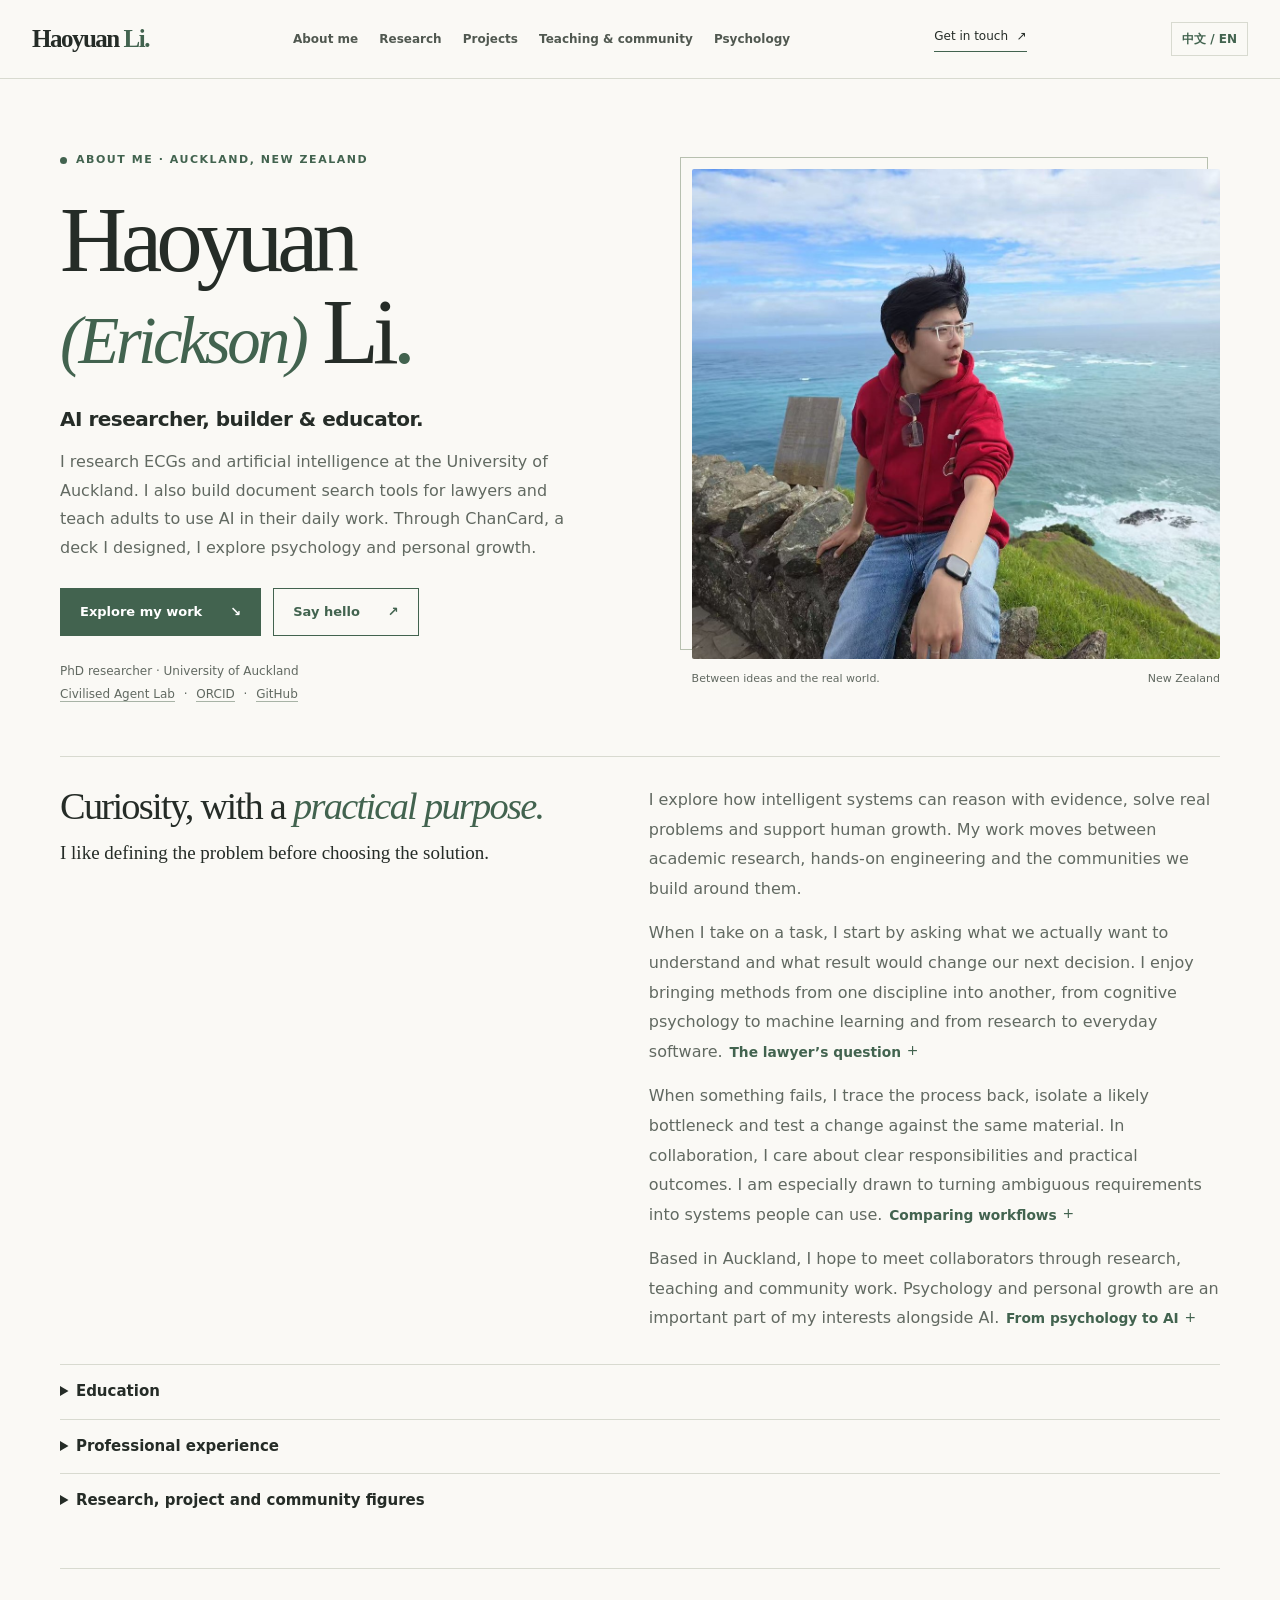
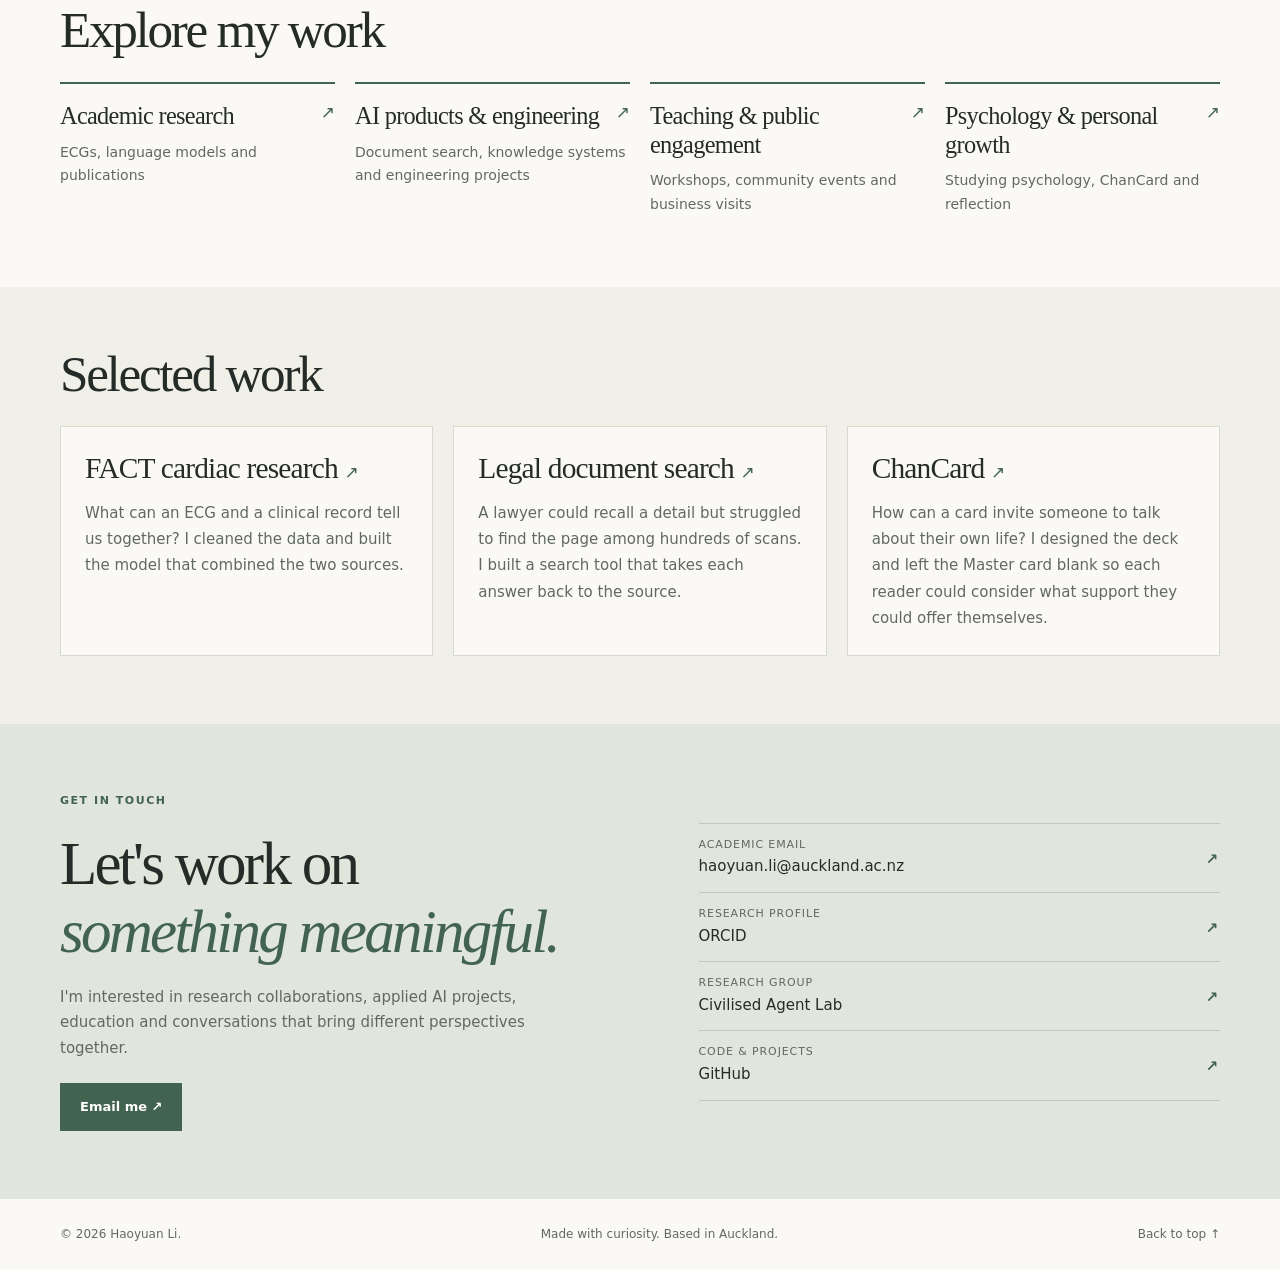
<file: index.html>
<!DOCTYPE html>
<html lang="en">
<head>
<meta charset="utf-8"><meta content="width=device-width,initial-scale=1" name="viewport"><meta content="#f8f7f2" name="theme-color"><meta content="Haoyuan (Erickson) Li — AI researcher, builder and educator based in Auckland, New Zealand." name="description"><title>Haoyuan Li — Research, practice &amp; people</title><link href="styles.css?v=home-about1" rel="stylesheet">
</head>
<body data-page="home">
<a class="skip" href="#main">Skip to content</a>
<header class="site-header"><div class="nav-wrap"><a class="brand" href="index.html">Haoyuan<span> Li.</span></a><button aria-controls="navLinks" aria-expanded="false" class="mobile-menu" id="menuToggle">Menu <span>☰</span></button><nav aria-label="Main navigation" id="navLinks"><a href="#about">About me</a><a href="research.html">Research</a><a href="projects.html">Projects</a><a href="community.html">Teaching &amp; community</a><a href="wellbeing.html">Psychology</a></nav><a class="nav-contact" href="#contact">Get in touch <span>↗</span></a><a aria-label="切换中文" class="language-switch" href="zh.html">中文 / EN</a></div></header>
<main id="main">
<section id="about" aria-label="About me"><div class="wrap hero" id="home"><div class="hero-copy"><p class="eyebrow"><span class="small-dot"></span> About me · Auckland, New Zealand</p><h1>Haoyuan<br><em>(Erickson)</em> Li<span class="period">.</span></h1><p class="hero-role">AI researcher, builder &amp; educator.</p><p class="hero-intro">I research ECGs and artificial intelligence at the University of Auckland. I also build document search tools for lawyers and teach adults to use AI in their daily work. Through ChanCard, a deck I designed, I explore psychology and personal growth.</p><div class="hero-actions"><a class="button solid" href="#directions">Explore my work <span>↘</span></a><a class="button outline" href="#contact">Say hello <span>↗</span></a></div><p class="affiliation">PhD researcher · University of Auckland<br><a href="https://www.liuailab.org/" rel="noopener noreferrer" target="_blank">Civilised Agent Lab</a> <span>·</span> <a href="https://orcid.org/0009-0001-9783-4073" rel="noopener noreferrer" target="_blank">ORCID</a> <span>·</span> <a href="https://github.com/nine-mink" rel="noopener noreferrer" target="_blank">GitHub</a></p></div><figure class="hero-photo"><img alt="Haoyuan seated by the ocean" src="assets/portrait.jpg"><figcaption><span>Between ideas and the real world.</span><span>New Zealand</span></figcaption></figure></div>
<div class="wrap home-profile">
  <div class="intro-grid">
    <div><h2>Curiosity, with a <em>practical purpose.</em></h2><p class="lead">I like defining the problem before choosing the solution.</p></div>
    <div class="prose"><p>I explore how intelligent systems can reason with evidence, solve real problems and support human growth. My work moves between academic research, hands-on engineering and the communities we build around them.</p><p data-detail-card="approach">When I take on a task, I start by asking what we actually want to understand and what result would change our next decision. I enjoy bringing methods from one discipline into another, from cognitive psychology to machine learning and from research to everyday software.<button type="button" class="detail-trigger inline-detail" data-detail="approach" aria-haspopup="dialog" aria-controls="entry-dialog" aria-label="Read details — The lawyer’s question">The lawyer’s question<span class="detail-plus" aria-hidden="true">+</span></button></p><p data-detail-card="improve">When something fails, I trace the process back, isolate a likely bottleneck and test a change against the same material. In collaboration, I care about clear responsibilities and practical outcomes. I am especially drawn to turning ambiguous requirements into systems people can use.<button type="button" class="detail-trigger inline-detail" data-detail="improve" aria-haspopup="dialog" aria-controls="entry-dialog" aria-label="Read details — Comparing workflows">Comparing workflows<span class="detail-plus" aria-hidden="true">+</span></button></p><p data-detail-card="connections">Based in Auckland, I hope to meet collaborators through research, teaching and community work. Psychology and personal growth are an important part of my interests alongside AI.<button type="button" class="detail-trigger inline-detail" data-detail="connections" aria-haspopup="dialog" aria-controls="entry-dialog" aria-label="Read details — From psychology to AI">From psychology to AI<span class="detail-plus" aria-hidden="true">+</span></button></p></div>
  </div>
  <details id="education"><summary>Education</summary><p class="profile-period">2017 — present</p><div class="timeline"><article data-detail-card="phd"><time>Apr 2026 — present</time><div><h4><button type="button" class="detail-trigger" data-detail="phd" aria-haspopup="dialog" aria-controls="entry-dialog" aria-label="Read details — PhD in Computer Science">PhD in Computer Science<span class="detail-plus" aria-hidden="true">+</span></button></h4><p>University of Auckland · Supervisor: <a href="https://profiles.auckland.ac.nz/jiamou-liu" rel="noopener noreferrer" target="_blank">Jiamou Liu</a></p><p>AI-based ECG analysis, multi-vessel coronary ischemia and fractional flow reserve prediction.</p></div><span class="tag">Current</span></article><article data-detail-card="masters"><time>Feb 2023 — Nov 2024</time><div><h4><button type="button" class="detail-trigger" data-detail="masters" aria-haspopup="dialog" aria-controls="entry-dialog" aria-label="Read details — Master's in Computer Science">Master's in Computer Science<span class="detail-plus" aria-hidden="true">+</span></button></h4><p>University of Auckland · First Class Honours · Thesis A+</p><p>Machine learning, large-scale data algorithms, data mining and software development.</p></div></article><article data-detail-card="bachelor"><time>Sep 2017 — Jul 2021</time><div><h4><button type="button" class="detail-trigger" data-detail="bachelor" aria-haspopup="dialog" aria-controls="entry-dialog" aria-label="Read details — Bachelor's in Computer Science">Bachelor's in Computer Science<span class="detail-plus" aria-hidden="true">+</span></button></h4><p>Shandong University of Technology · Software development and systems design.</p></div></article><article data-detail-card="exchange"><time>Aug — Sep 2019</time><div><h4><button type="button" class="detail-trigger" data-detail="exchange" aria-haspopup="dialog" aria-controls="entry-dialog" aria-label="Read details — Exchange programme">Exchange programme<span class="detail-plus" aria-hidden="true">+</span></button></h4><p>Vellore Institute of Technology, India.</p></div></article></div></details>
  <details id="experience"><summary>Professional experience</summary><div class="section-head"><h3>Roles, <em>responsibilities</em><br>and lessons.</h3><p>Research, teaching, product delivery and independent entrepreneurship.</p></div><div class="timeline"><article><time>2026 — present</time><div><h4><a href="community.html#future-academy-team">Future Academy · Founding team member ↗</a></h4></div><span class="tag">Current</span></article><article data-detail-card="consultant"><time>2026 — present</time><div><h4><button type="button" class="detail-trigger" data-detail="consultant" aria-haspopup="dialog" aria-controls="entry-dialog" aria-label="Read details — Independent AI developer &amp; consultant">Independent AI developer &amp; consultant<span class="detail-plus" aria-hidden="true">+</span></button></h4><p>Document intelligence, personal knowledge systems, workflow design and hands-on implementation.</p></div></article><article data-detail-card="mentoring"><time>Three annual programmes</time><div><h4><button type="button" class="detail-trigger" data-detail="mentoring" aria-haspopup="dialog" aria-controls="entry-dialog" aria-label="Read details — University of Auckland · Professional Casual – Student Advice">University of Auckland · Professional Casual – Student Advice<span class="detail-plus" aria-hidden="true">+</span></button></h4><p>Supervised groups of 3–5 visiting students from Southwest University. In 2026 I designed a machine-learning project using UK Biobank data and guided the group through model training. The students won first prize.</p></div></article><article data-detail-card="marker"><time>Jul — Nov 2024</time><div><h4><button type="button" class="detail-trigger" data-detail="marker" aria-haspopup="dialog" aria-controls="entry-dialog" aria-label="Read details — University of Auckland · CS367 Marker">University of Auckland · CS367 Marker<span class="detail-plus" aria-hidden="true">+</span></button></h4><p>Assessed weekly assignments and provided feedback to approximately 40 undergraduate students.</p></div></article><article data-detail-card="studio"><time>During undergraduate studies</time><div><h4><button type="button" class="detail-trigger" data-detail="studio" aria-haspopup="dialog" aria-controls="entry-dialog" aria-label="Read details — Independent software studio">Independent software studio<span class="detail-plus" aria-hidden="true">+</span></button></h4><p>While working at a hotel front desk, I found it difficult to reconcile bottle tags with the guest ledger. I proposed and built a system to track the bottles guests left for their next visit.</p></div></article></div></details>
  <details id="highlights"><summary>Research, project and community figures</summary><div class="stats-strip"><div data-detail-card="eth"><strong><button type="button" class="detail-trigger" data-detail="eth" aria-haspopup="dialog" aria-controls="entry-dialog" aria-label="Read details — 300M+ Transactions in a published research dataset">300M+</button></strong><span class="stat-caption">Transactions in a published research dataset<span class="detail-plus" aria-hidden="true">+</span></span></div><div data-detail-card="atlas"><strong><button type="button" class="detail-trigger" data-detail="atlas" aria-haspopup="dialog" aria-controls="entry-dialog" aria-label="Read details — 102 AI application cases studied independently">102</button></strong><span class="stat-caption">AI application cases studied independently<span class="detail-plus" aria-hidden="true">+</span></span></div><div data-detail-card="legal"><strong><button type="button" class="detail-trigger" data-detail="legal" aria-haspopup="dialog" aria-controls="entry-dialog" aria-label="Read details — 12–72 days Estimated prior document-processing time; redesigned to hours">12–72 days</button></strong><span class="stat-caption">Estimated prior document-processing time; redesigned to hours<span class="detail-plus" aria-hidden="true">+</span></span></div><div data-detail-card="horizon"><strong><button type="button" class="detail-trigger" data-detail="horizon" aria-haspopup="dialog" aria-controls="entry-dialog" aria-label="Read details — 400+ Community event attendances, estimated">400+</button></strong><span class="stat-caption">Community event attendances, estimated<span class="detail-plus" aria-hidden="true">+</span></span></div></div></details>
</div></section>
<section class="wrap destinations" id="directions"><h2>Explore my work</h2><div class="direction-grid"><a class="direction-link" href="research.html"><h3>Academic research</h3><span aria-hidden="true">↗</span><p>ECGs, language models and publications</p></a>
<a class="direction-link" href="projects.html"><h3>AI products &amp; engineering</h3><span aria-hidden="true">↗</span><p>Document search, knowledge systems and engineering projects</p></a>
<a class="direction-link" href="community.html"><h3>Teaching &amp; public engagement</h3><span aria-hidden="true">↗</span><p>Workshops, community events and business visits</p></a>
<a class="direction-link" href="wellbeing.html"><h3>Psychology &amp; personal growth</h3><span aria-hidden="true">↗</span><p>Studying psychology, ChanCard and reflection</p></a></div></section>
<section class="selected-work" id="selected-work"><div class="wrap"><h2>Selected work</h2><div class="work-grid"><article><h3><a href="research.html#fact">FACT cardiac research <span aria-hidden="true">↗</span></a></h3><p>What can an ECG and a clinical record tell us together? I cleaned the data and built the model that combined the two sources.</p></article><article><h3><a href="projects.html#legal">Legal document search <span aria-hidden="true">↗</span></a></h3><p>A lawyer could recall a detail but struggled to find the page among hundreds of scans. I built a search tool that takes each answer back to the source.</p></article><article><h3><a href="wellbeing.html#chancard">ChanCard <span aria-hidden="true">↗</span></a></h3><p>How can a card invite someone to talk about their own life? I designed the deck and left the Master card blank so each reader could consider what support they could offer themselves.</p></article></div></div></section>
<section class="contact-section" id="contact"><div class="wrap contact-grid"><div><div class="section-label">Get in touch</div><h2>Let's work on<br><em>something meaningful.</em></h2><p>I'm interested in research collaborations, applied AI projects, education and conversations that bring different perspectives together.</p><a class="button solid" href="mailto:haoyuan.li@auckland.ac.nz">Email me ↗</a></div><div class="contact-links"><a href="mailto:haoyuan.li@auckland.ac.nz"><span>Academic email</span>haoyuan.li@auckland.ac.nz <b>↗</b></a><a href="https://orcid.org/0009-0001-9783-4073" rel="noopener noreferrer" target="_blank"><span>Research profile</span>ORCID <b>↗</b></a><a href="https://www.liuailab.org/" rel="noopener noreferrer" target="_blank"><span>Research group</span>Civilised Agent Lab <b>↗</b></a><a href="https://github.com/nine-mink" rel="noopener noreferrer" target="_blank"><span>Code &amp; projects</span>GitHub <b>↗</b></a></div></div></section>
</main><footer class="wrap"><span>© <span id="year">2026</span> Haoyuan Li.</span><span>Made with curiosity. Based in Auckland.</span><a href="#home">Back to top ↑</a></footer><dialog id="entry-dialog" aria-labelledby="detail-title"><div class="detail-panel"><div class="detail-bar"><span id="detail-section" class="label"></span><button type="button" id="detail-close" autofocus="autofocus">Close</button></div><h2 id="detail-title"></h2><div id="detail-body"></div></div></dialog><script src="details.en.js" defer></script><script defer src="script.js?v=home-about1"></script></body></html>
</file>
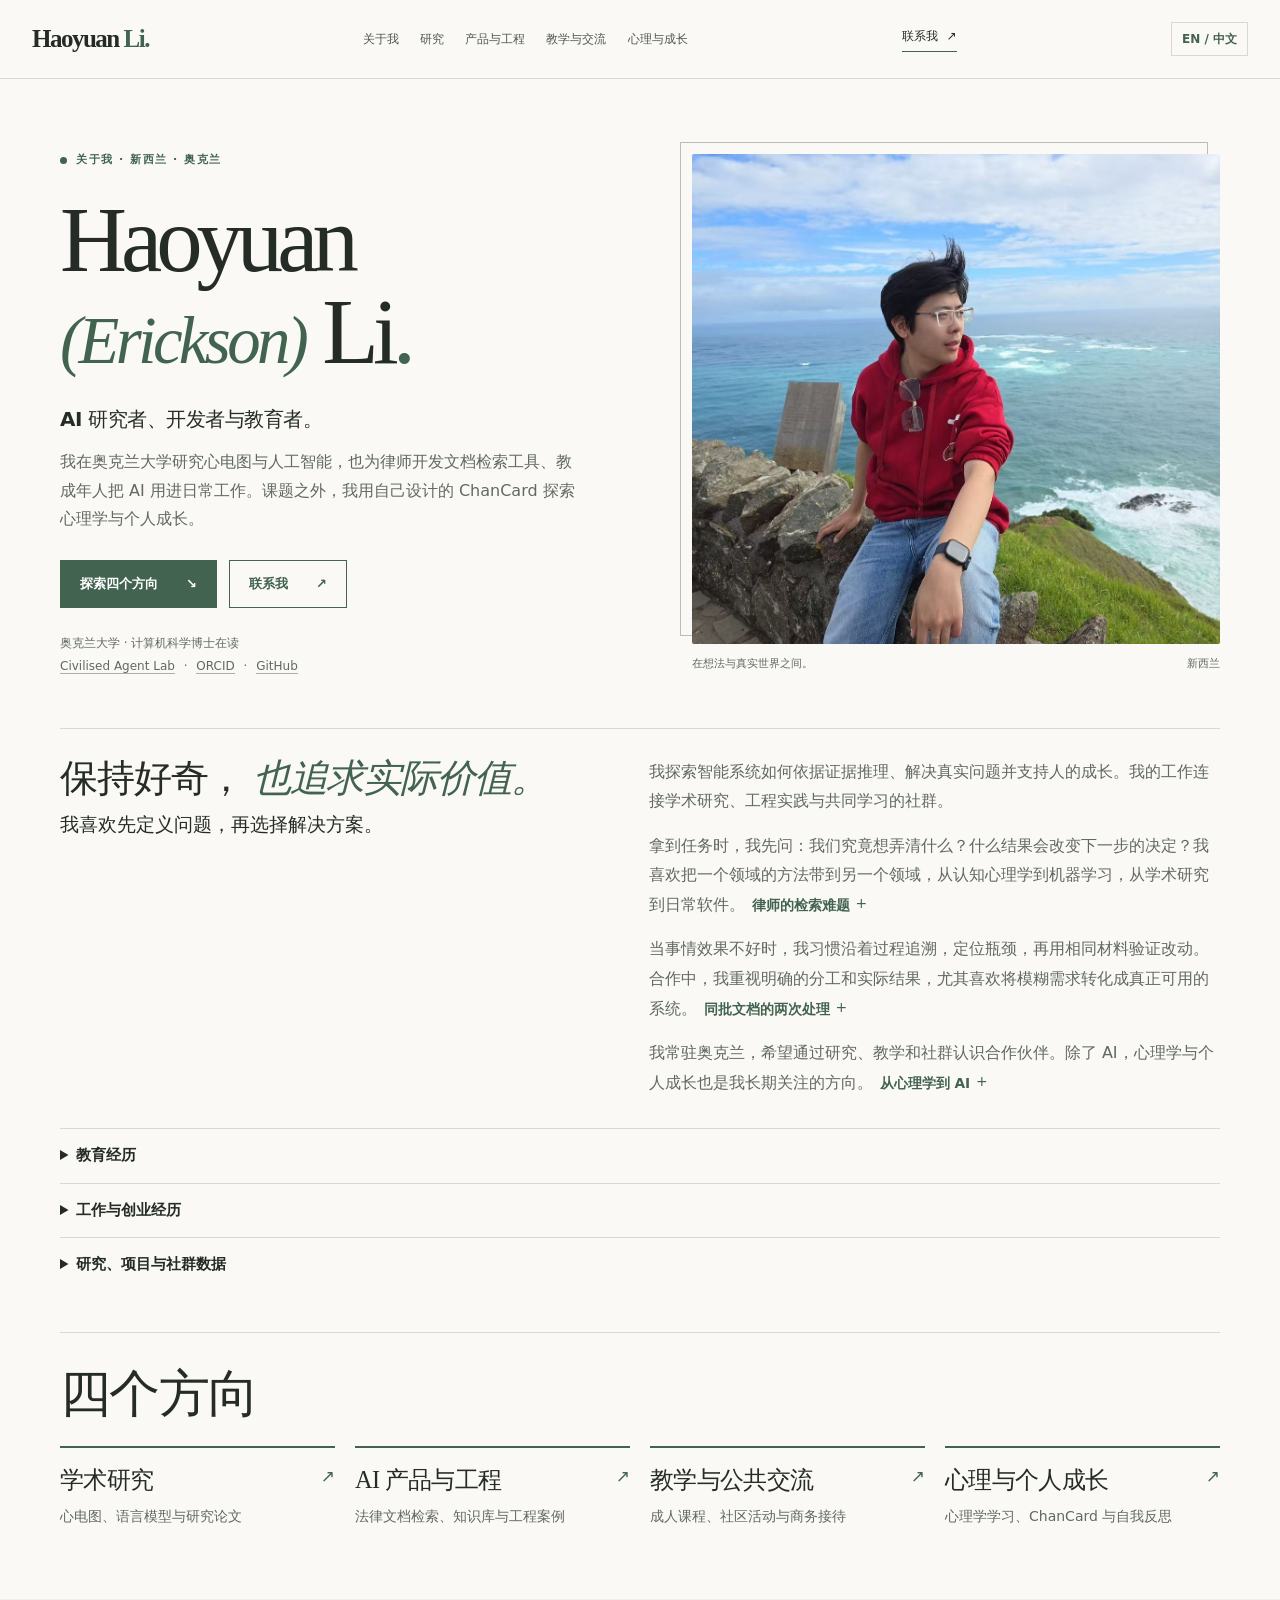
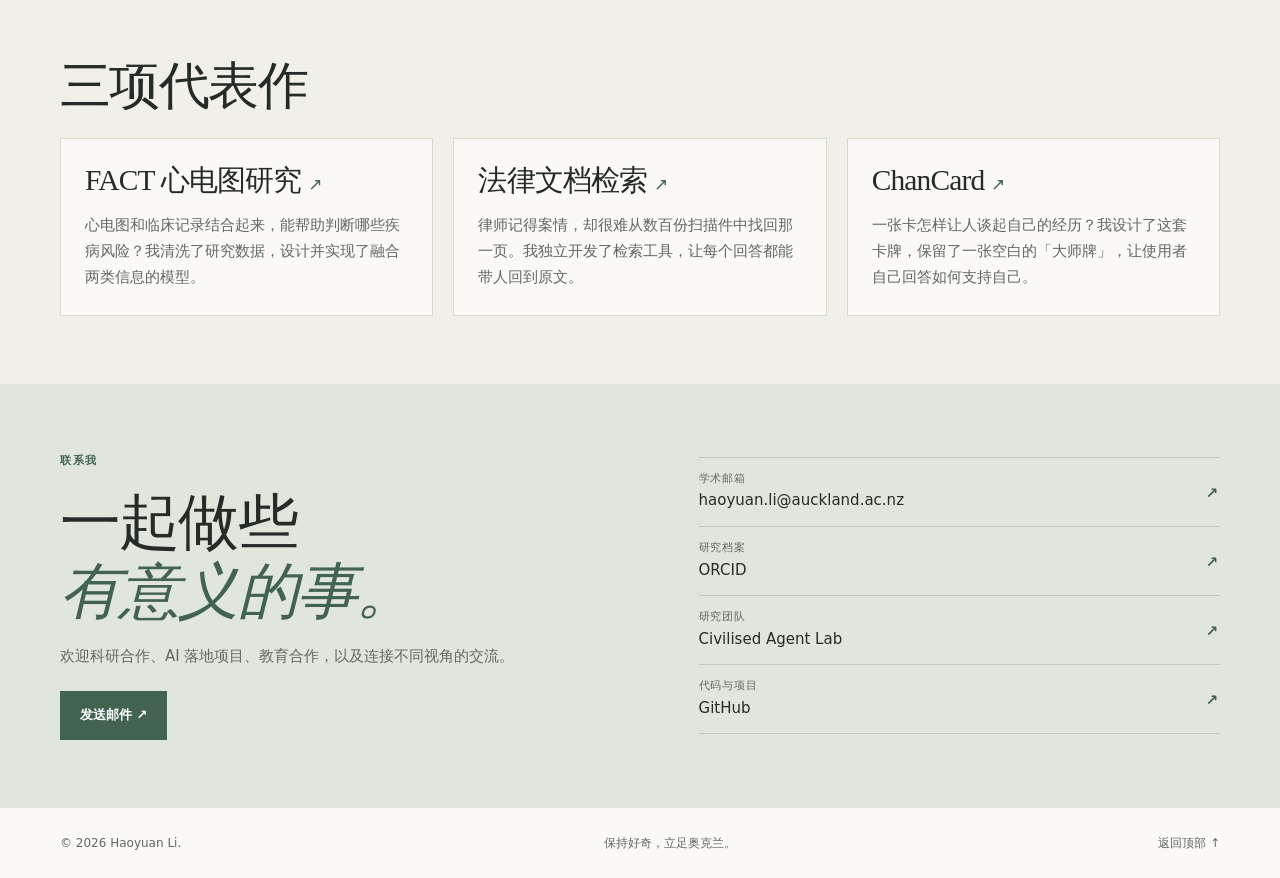
<file: about-zh.html>
<!doctype html>
<html lang="zh-CN"><head>
<meta charset="utf-8"><title>关于我 · Haoyuan Li</title>
<script>
  const anchor = ['#education', '#experience', '#highlights'].includes(location.hash) ? location.hash : '#about';
  location.replace('zh.html' + location.search + anchor);
</script>
<meta http-equiv="refresh" content="0;url=zh.html#about">
</head><body><a href="zh.html#about">关于我</a></body></html>
</file>
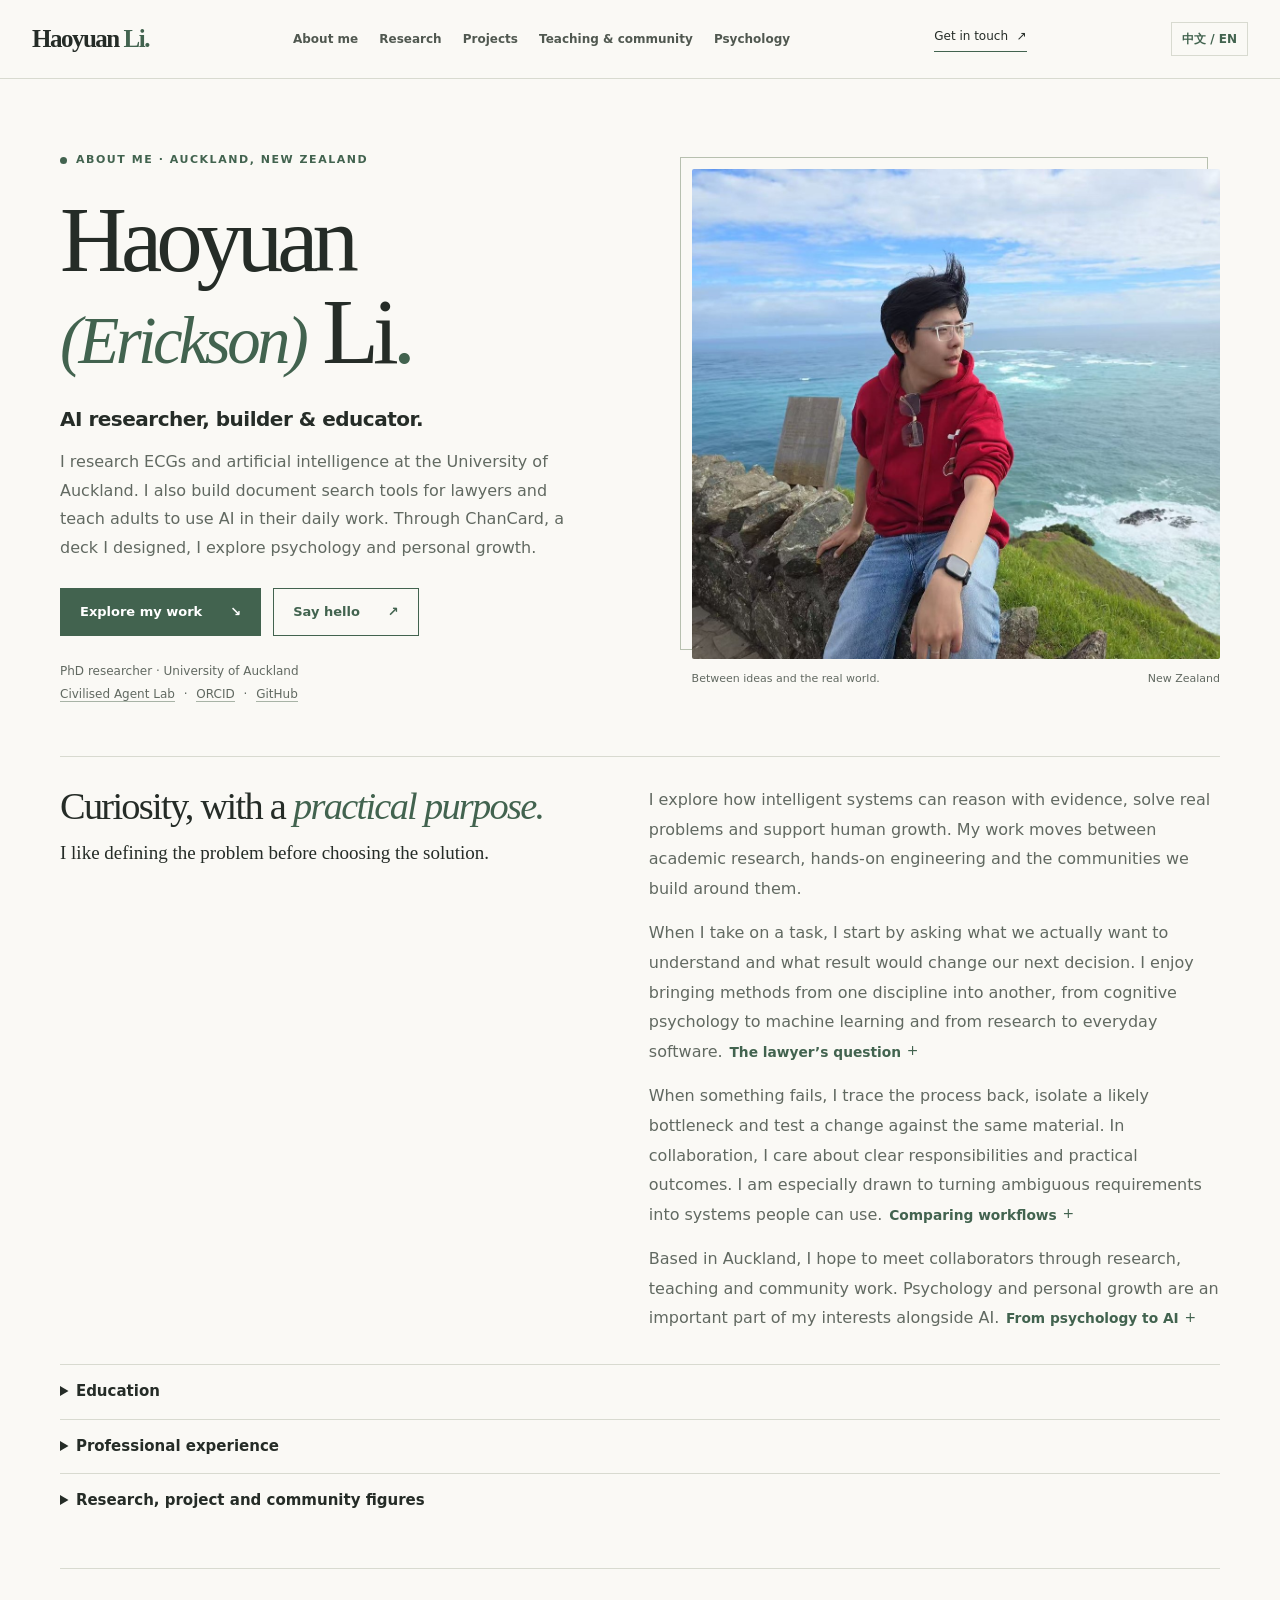
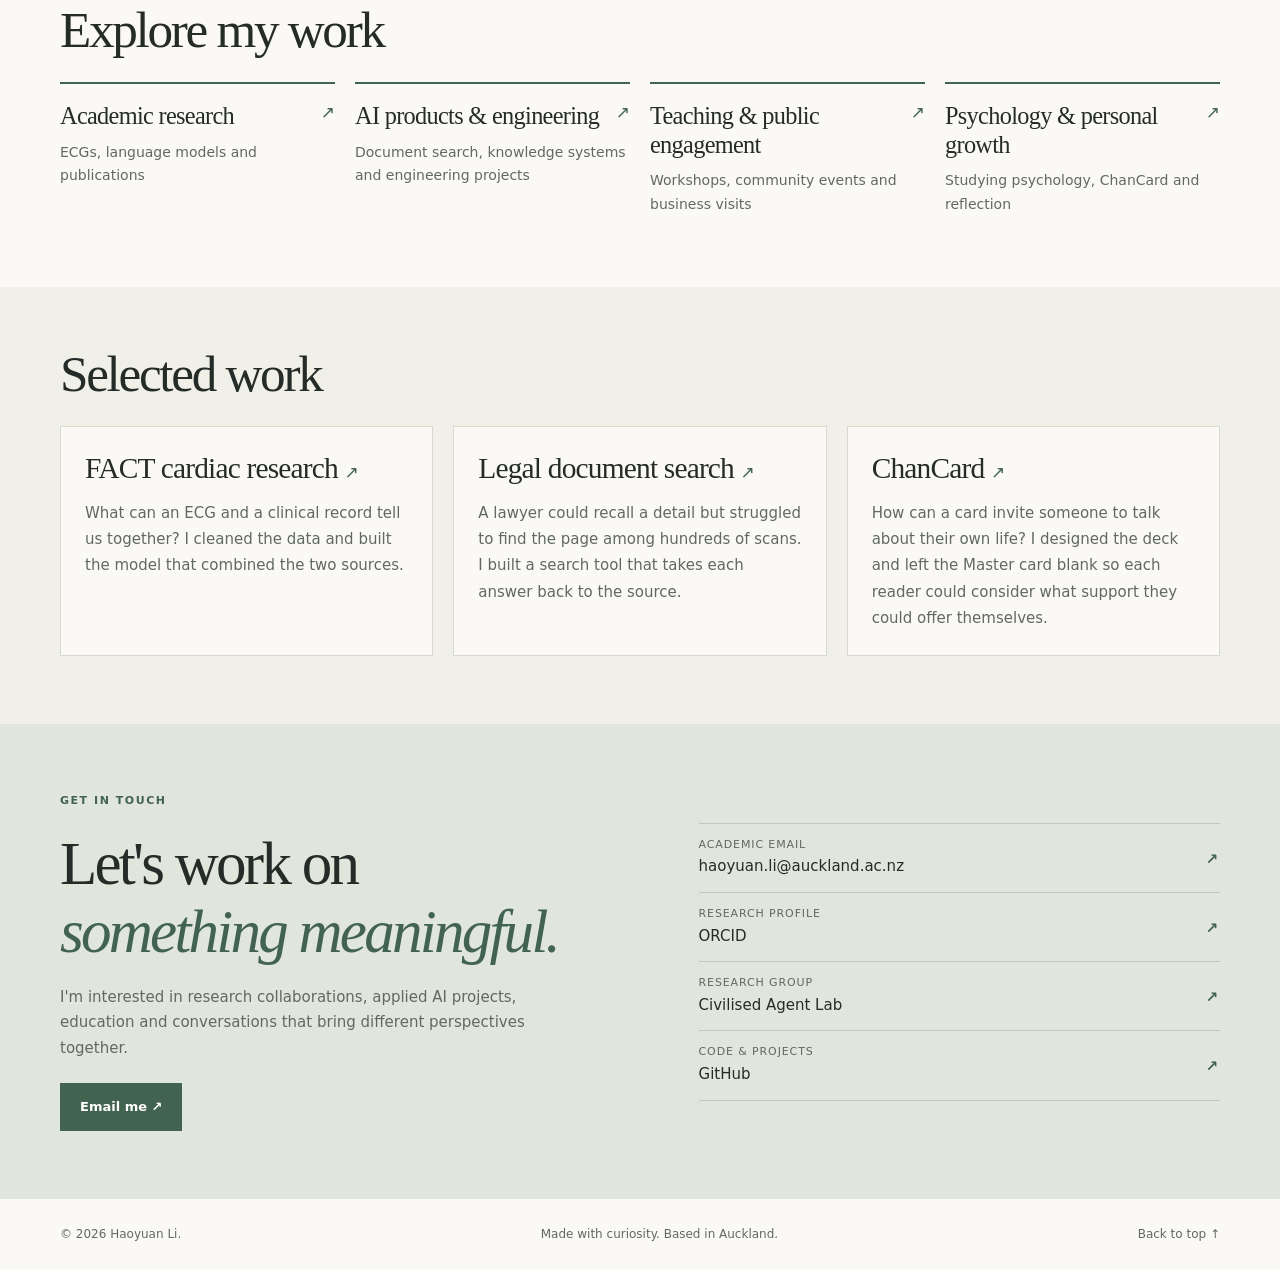
<file: about.html>
<!doctype html>
<html lang="en"><head>
<meta charset="utf-8"><title>About me · Haoyuan Li</title>
<script>
  const anchor = ['#education', '#experience', '#highlights'].includes(location.hash) ? location.hash : '#about';
  location.replace('index.html' + location.search + anchor);
</script>
<meta http-equiv="refresh" content="0;url=index.html#about">
</head><body><a href="index.html#about">About me</a></body></html>
</file>
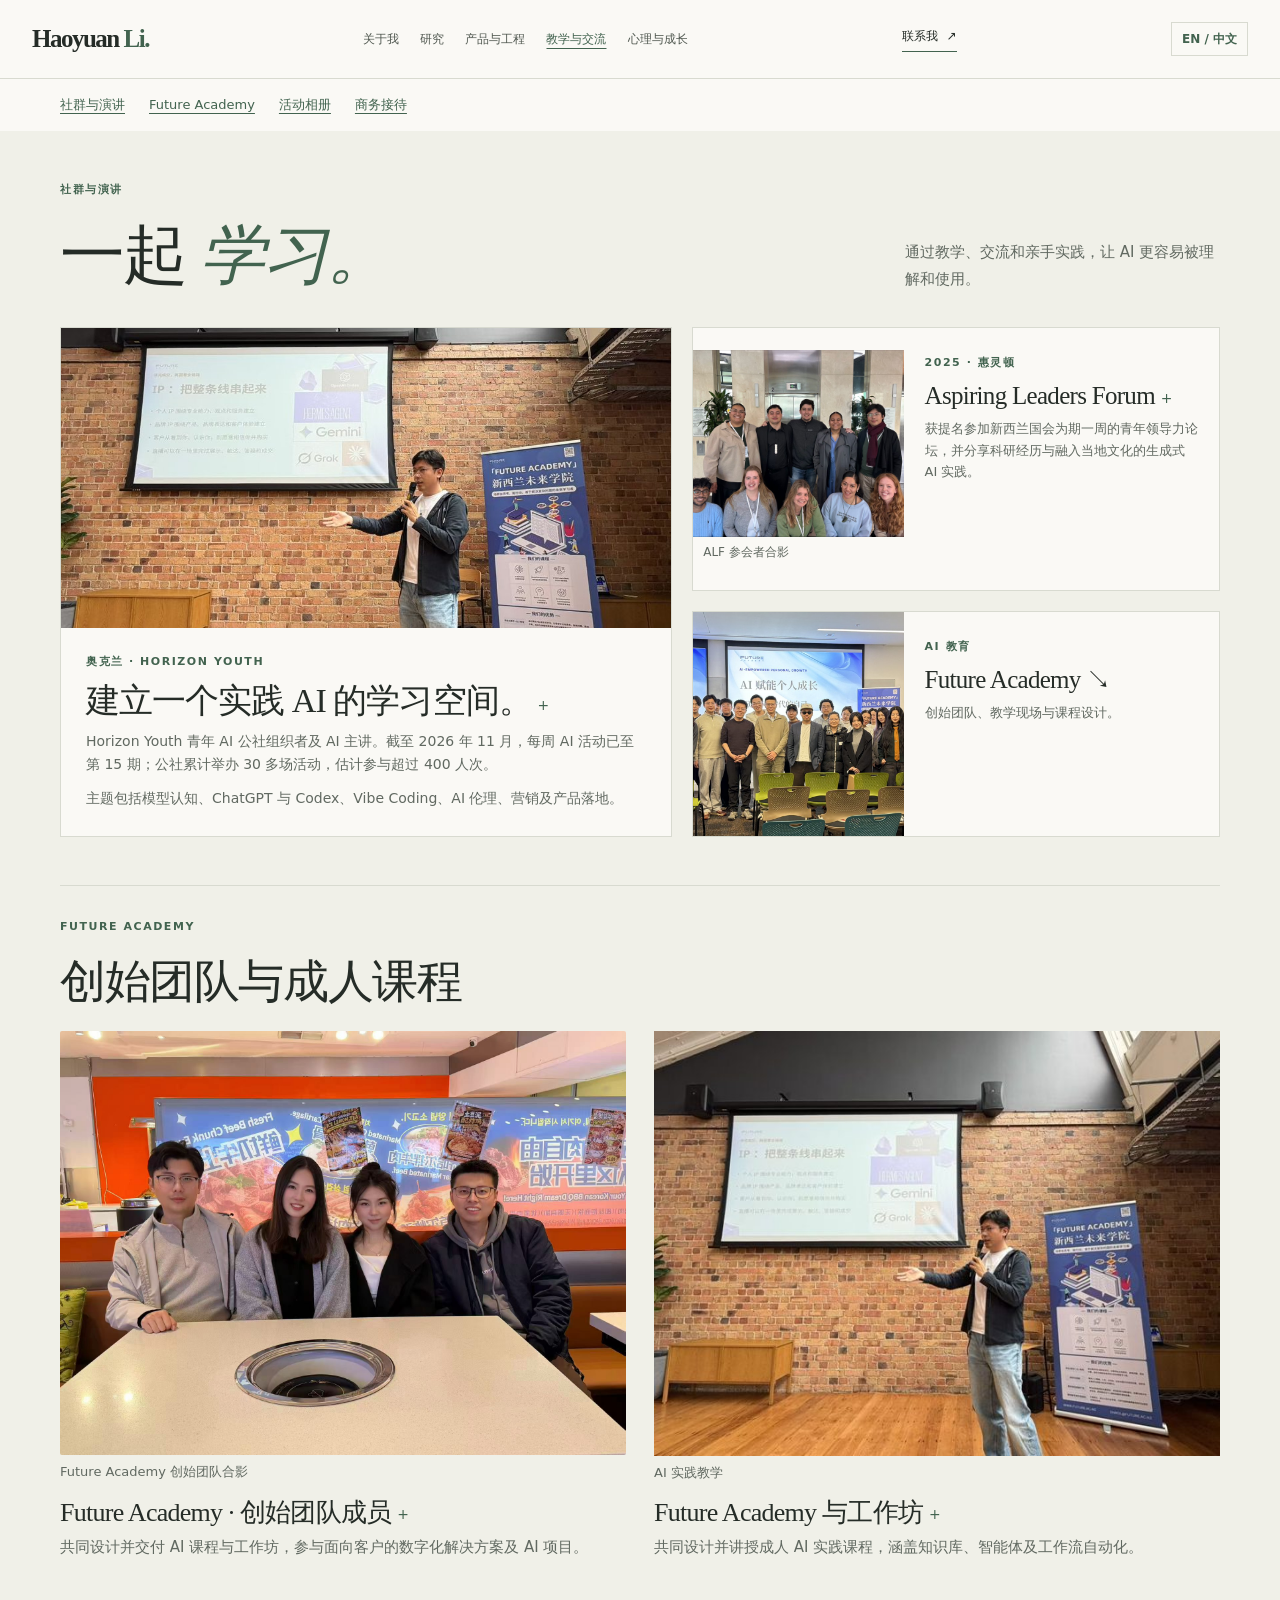
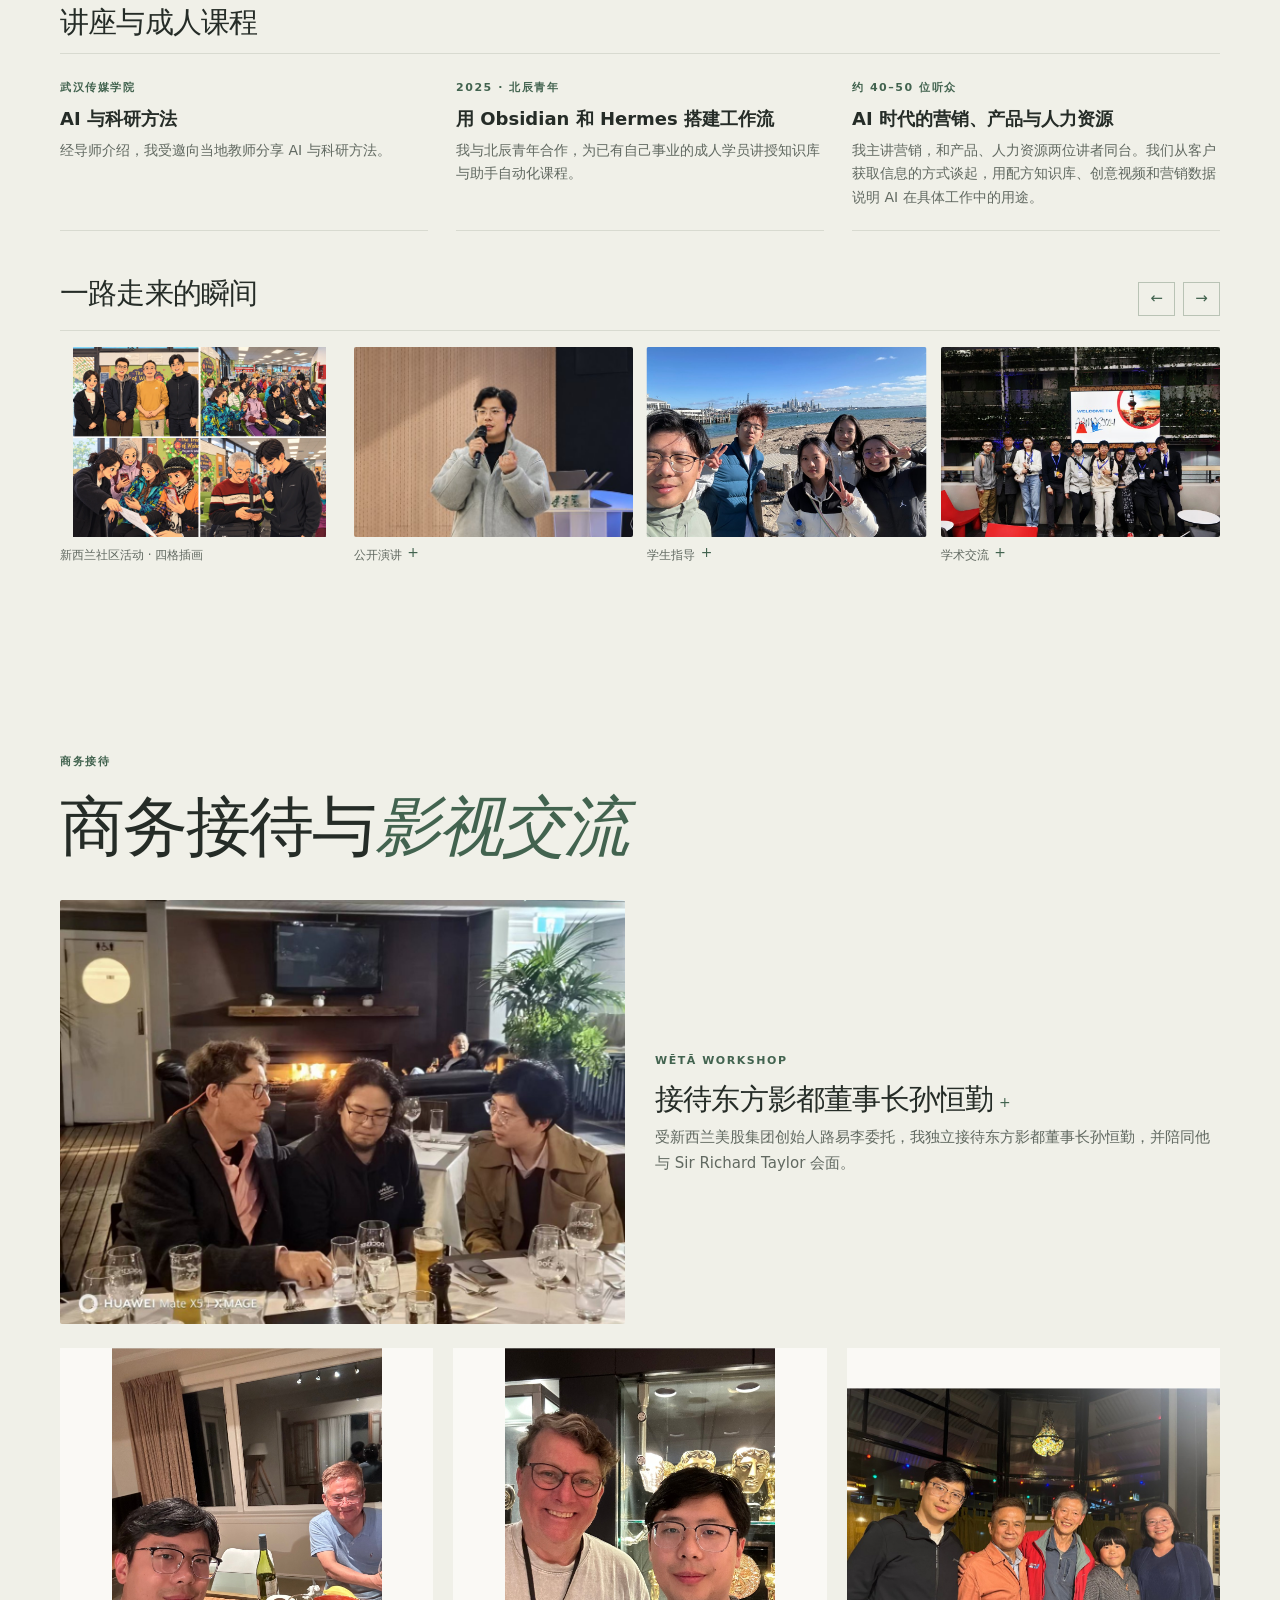
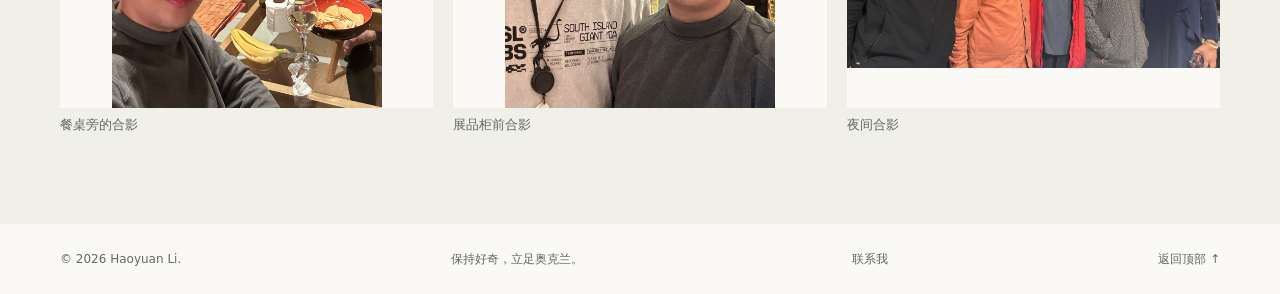
<file: community-zh.html>
<!DOCTYPE html>
<html lang="zh-CN">
<head>
<meta charset="utf-8"><meta content="width=device-width,initial-scale=1" name="viewport"><meta content="#f8f7f2" name="theme-color"><meta content="Haoyuan (Erickson) Li — 奥克兰的 AI 研究者、开发者与教育者。" name="description"><title>教学与公共交流 · Haoyuan Li</title><link href="styles.css?v=home-about1" rel="stylesheet">
</head>
<body data-page="community">
<a class="skip" href="#main">跳到正文</a>
<header class="site-header"><div class="nav-wrap"><a class="brand" href="zh.html">Haoyuan<span> Li.</span></a><button aria-controls="navLinks" aria-expanded="false" class="mobile-menu" id="menuToggle">菜单 <span>☰</span></button><nav aria-label="Main navigation" id="navLinks"><a href="zh.html#about">关于我</a><a href="research-zh.html">研究</a><a href="projects-zh.html">产品与工程</a><a href="community-zh.html" aria-current="page">教学与交流</a><a href="wellbeing-zh.html">心理与成长</a></nav><a class="nav-contact" href="zh.html#contact">联系我 <span>↗</span></a><a aria-label="Switch to English" class="language-switch" href="community.html">EN / 中文</a></div></header>
<main id="main">
<div class="page-index wrap"><a href="#community">社群与演讲</a><a href="#future-academy-team">Future Academy</a><a href="#gallery">活动相册</a><a href="#business-visits">商务接待</a></div>
<section class="section wash" id="community"><div class="wrap"><div class="section-label">社群与演讲</div><div class="section-head"><h1 class="section-title">一起 <em>学习。</em></h1><p>通过教学、交流和亲手实践，让 AI 更容易被理解和使用。</p></div><div class="community-grid"><article class="community-main" data-detail-card="horizon"><img alt="AI talk at a community event" loading="lazy" src="assets/teaching.jpg"><div class="photo-copy"><div class="label">奥克兰 · Horizon Youth</div><h3><button type="button" class="detail-trigger" data-detail="horizon" aria-haspopup="dialog" aria-controls="entry-dialog" aria-label="查看详情 · 建立一个实践 AI 的学习空间。">建立一个实践 AI 的学习空间。<span class="detail-plus" aria-hidden="true">+</span></button></h3><p>Horizon Youth 青年 AI 公社组织者及 AI 主讲。截至 2026 年 11 月，每周 AI 活动已至第 15 期；公社累计举办 30 多场活动，估计参与超过 400 人次。</p><p>主题包括模型认知、ChatGPT 与 Codex、Vibe Coding、AI 伦理、营销及产品落地。</p></div></article><div class="community-side"><article data-detail-card="forum" id="aspiring-leaders-forum"><figure class="forum-photo"><a href="assets/alf-group.jpg"><img src="assets/alf-group.jpg" loading="lazy" width="1152" height="1024" alt="惠灵顿 Aspiring Leaders Forum 参会者在室内合影"></a><figcaption>ALF 参会者合影</figcaption></figure><div><span class="label">2025 · 惠灵顿</span><h3><button type="button" class="detail-trigger" data-detail="forum" aria-haspopup="dialog" aria-controls="entry-dialog" aria-label="查看详情 · Aspiring Leaders Forum">Aspiring Leaders Forum<span class="detail-plus" aria-hidden="true">+</span></button></h3><p>获提名参加新西兰国会为期一周的青年领导力论坛，并分享科研经历与融入当地文化的生成式 AI 实践。</p></div></article><article><img alt="Group photo at an AI learning event" loading="lazy" src="assets/workshop.jpg"><div><span class="label">AI 教育</span><h3><a href="#future-academy-team">Future Academy ↘</a></h3><p>创始团队、教学现场与课程设计。</p></div></article></div></div><section class="academy-story" id="future-academy-team">
    <div class="section-label">Future Academy</div>
    <h2>创始团队与成人课程</h2>
    <div class="academy-grid">
      <article><figure class="academy-photo"><a href="assets/future-academy-team.jpg"><img loading="lazy" src="assets/future-academy-team.jpg" width="1708" height="1280" alt="Future Academy 创始团队四人在餐桌旁合影"></a><figcaption>Future Academy 创始团队合影</figcaption></figure><h3><button type="button" class="detail-trigger" data-detail="academy" aria-haspopup="dialog" aria-controls="entry-dialog" aria-label="查看详情 · Future Academy · 创始团队成员">Future Academy · 创始团队成员<span class="detail-plus" aria-hidden="true">+</span></button></h3><p>共同设计并交付 AI 课程与工作坊，参与面向客户的数字化解决方案及 AI 项目。</p></article>
      <article><figure id="ai-teaching" data-detail-card="workshop"><a href="assets/teaching.jpg"><img alt="我在 Future Academy 展架旁，手持话筒讲解投影上的 AI 工具。" width="640" height="480" src="[data-uri]"></a><figcaption>AI 实践教学</figcaption></figure><h3><button type="button" class="detail-trigger" data-detail="workshop" aria-haspopup="dialog" aria-controls="entry-dialog" aria-label="查看详情 · Future Academy 与工作坊">Future Academy 与工作坊<span class="detail-plus" aria-hidden="true">+</span></button></h3><p>共同设计并讲授成人 AI 实践课程，涵盖知识库、智能体及工作流自动化。</p></article>
    </div>
  </section>
<div class="subhead"><h3>讲座与成人课程</h3></div>
<div class="talk-list">
  <article><span class="label">武汉传媒学院</span><h4>AI 与科研方法</h4><p>经导师介绍，我受邀向当地教师分享 AI 与科研方法。</p></article>
  <article><span class="label">2025 · 北辰青年</span><h4>用 Obsidian 和 Hermes 搭建工作流</h4><p>我与北辰青年合作，为已有自己事业的成人学员讲授知识库与助手自动化课程。</p></article>
  <article><span class="label">约 40–50 位听众</span><h4>AI 时代的营销、产品与人力资源</h4><p>我主讲营销，和产品、人力资源两位讲者同台。我们从客户获取信息的方式谈起，用配方知识库、创意视频和营销数据说明 AI 在具体工作中的用途。</p></article>
</div>
<div class="gallery-header"><h3>一路走来的瞬间</h3><div class="gallery-controls"><button aria-label="Previous photos" id="galleryPrev">←</button><button aria-label="Next photos" id="galleryNext">→</button></div></div><div aria-label="Photo gallery" class="gallery" id="gallery" tabindex="0"><figure id="nz-community"><a href="assets/nz-community.webp"><img loading="lazy" src="assets/nz-community.webp" width="1448" height="1086" alt="四格插画呈现活动合影、在座听众，以及参与者一起看手机交流的场景"></a><figcaption>新西兰社区活动 · 四格插画</figcaption></figure><figure data-detail-card="speaking"><img alt="Speaking with a microphone" loading="lazy" src="assets/speaking.jpg"><figcaption><button type="button" class="detail-trigger" data-detail="speaking" aria-haspopup="dialog" aria-controls="entry-dialog" aria-label="查看详情 · 公开演讲">公开演讲<span class="detail-plus" aria-hidden="true">+</span></button></figcaption></figure><figure data-detail-card="mentoring"><img alt="Outdoor group photo during student mentoring programme" loading="lazy" src="assets/mentoring.jpg"><figcaption><button type="button" class="detail-trigger" data-detail="mentoring" aria-haspopup="dialog" aria-controls="entry-dialog" aria-label="查看详情 · 学生指导">学生指导<span class="detail-plus" aria-hidden="true">+</span></button></figcaption></figure><figure data-detail-card="service"><img alt="Research group photo" loading="lazy" src="assets/research.jpg"><figcaption><button type="button" class="detail-trigger" data-detail="service" aria-haspopup="dialog" aria-controls="entry-dialog" aria-label="查看详情 · 学术交流">学术交流<span class="detail-plus" aria-hidden="true">+</span></button></figcaption></figure><figure data-detail-card="horizon"><img alt="Group photo at a learning event" loading="lazy" src="assets/workshop.jpg"><figcaption><button type="button" class="detail-trigger" data-detail="horizon" aria-haspopup="dialog" aria-controls="entry-dialog" aria-label="查看详情 · AI 社群">AI 社群<span class="detail-plus" aria-hidden="true">+</span></button></figcaption></figure><figure data-detail-card="forum"><img alt="Speaking at a leadership forum" loading="lazy" src="assets/forum.jpg"><figcaption><button type="button" class="detail-trigger" data-detail="forum" aria-haspopup="dialog" aria-controls="entry-dialog" aria-label="查看详情 · 领导力论坛">领导力论坛<span class="detail-plus" aria-hidden="true">+</span></button></figcaption></figure></div></div></section>
<section class="section wash" id="business-visits"><div class="wrap">
  <div class="section-label">商务接待</div><h2>商务接待与<em>影视交流</em></h2>
  <article class="research-service business-visit" data-detail-card="business-visit">
    <a href="assets/business-visit.jpg"><img src="assets/business-visit.jpg" alt="商务接待期间，三人围桌交谈。" width="1200" height="900" loading="lazy"></a>
    <div><span class="label">Wētā Workshop</span><h3><button type="button" class="detail-trigger" data-detail="business-visit" aria-haspopup="dialog" aria-controls="entry-dialog">接待东方影都董事长孙恒勤<span class="detail-plus" aria-hidden="true">+</span></button></h3><p>受新西兰美股集团创始人路易李委托，我独立接待东方影都董事长孙恒勤，并陪同他与 Sir Richard Taylor 会面。</p></div>
  </article>
<div class="visit-photos">
    <figure><a href="assets/business-visit-table.jpg"><img src="assets/business-visit-table.jpg" width="1057" height="1410" loading="lazy" alt="餐桌旁的合影"></a><figcaption>餐桌旁的合影</figcaption></figure>
    <figure><a href="assets/business-visit-display.jpg"><img src="assets/business-visit-display.jpg" width="1057" height="1410" loading="lazy" alt="展品柜前合影"></a><figcaption>展品柜前合影</figcaption></figure>
    <figure><a href="assets/business-visit-group.jpg"><img src="assets/business-visit-group.jpg" width="1057" height="792" loading="lazy" alt="夜间合影"></a><figcaption>夜间合影</figcaption></figure>
  </div>
</div></section>
</main><footer class="wrap"><span>© <span id="year">2026</span> Haoyuan Li.</span><span>保持好奇，立足奥克兰。</span><a href="zh.html#contact">联系我</a><a href="#main">返回顶部 ↑</a></footer><dialog id="entry-dialog" aria-labelledby="detail-title"><div class="detail-panel"><div class="detail-bar"><span id="detail-section" class="label"></span><button type="button" id="detail-close" autofocus="autofocus">关闭</button></div><h2 id="detail-title"></h2><div id="detail-body"></div></div></dialog><script src="details.zh.js" defer></script><script defer src="script.js?v=home-about1"></script></body></html>
</file>
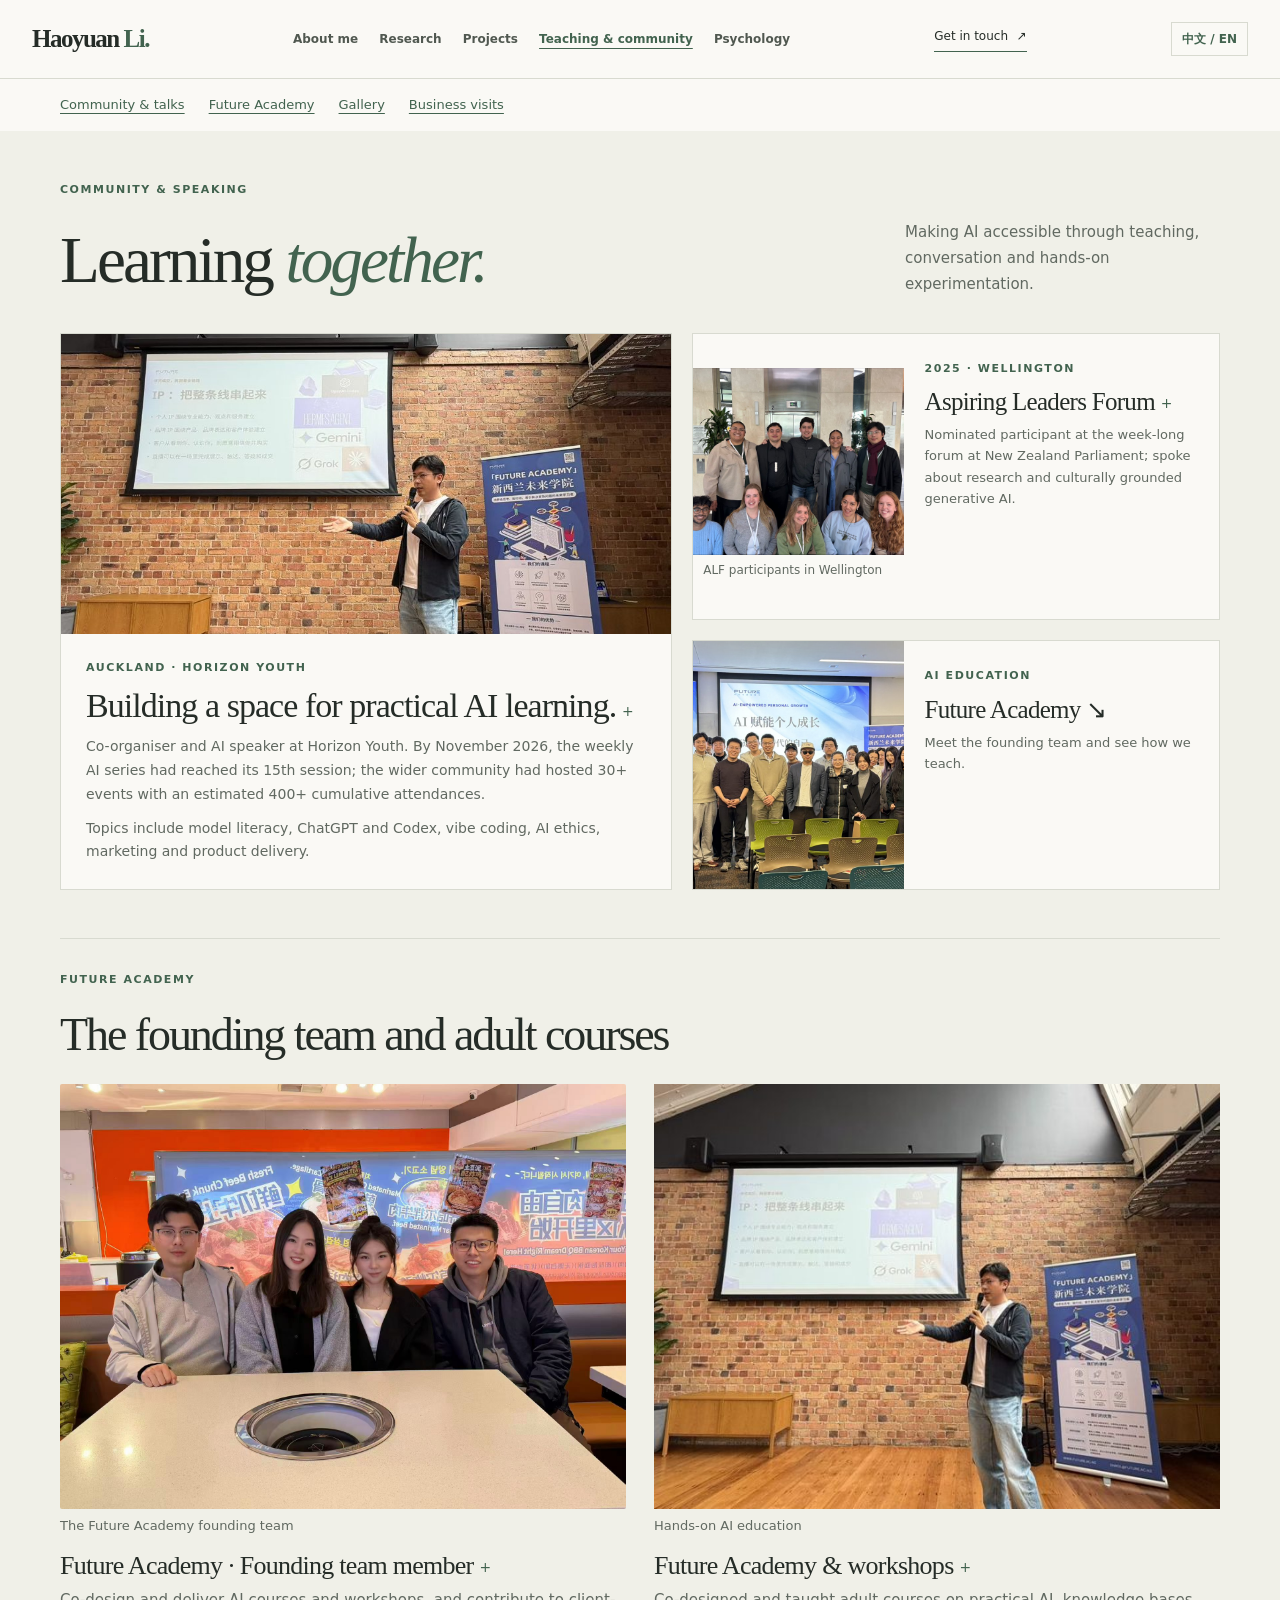
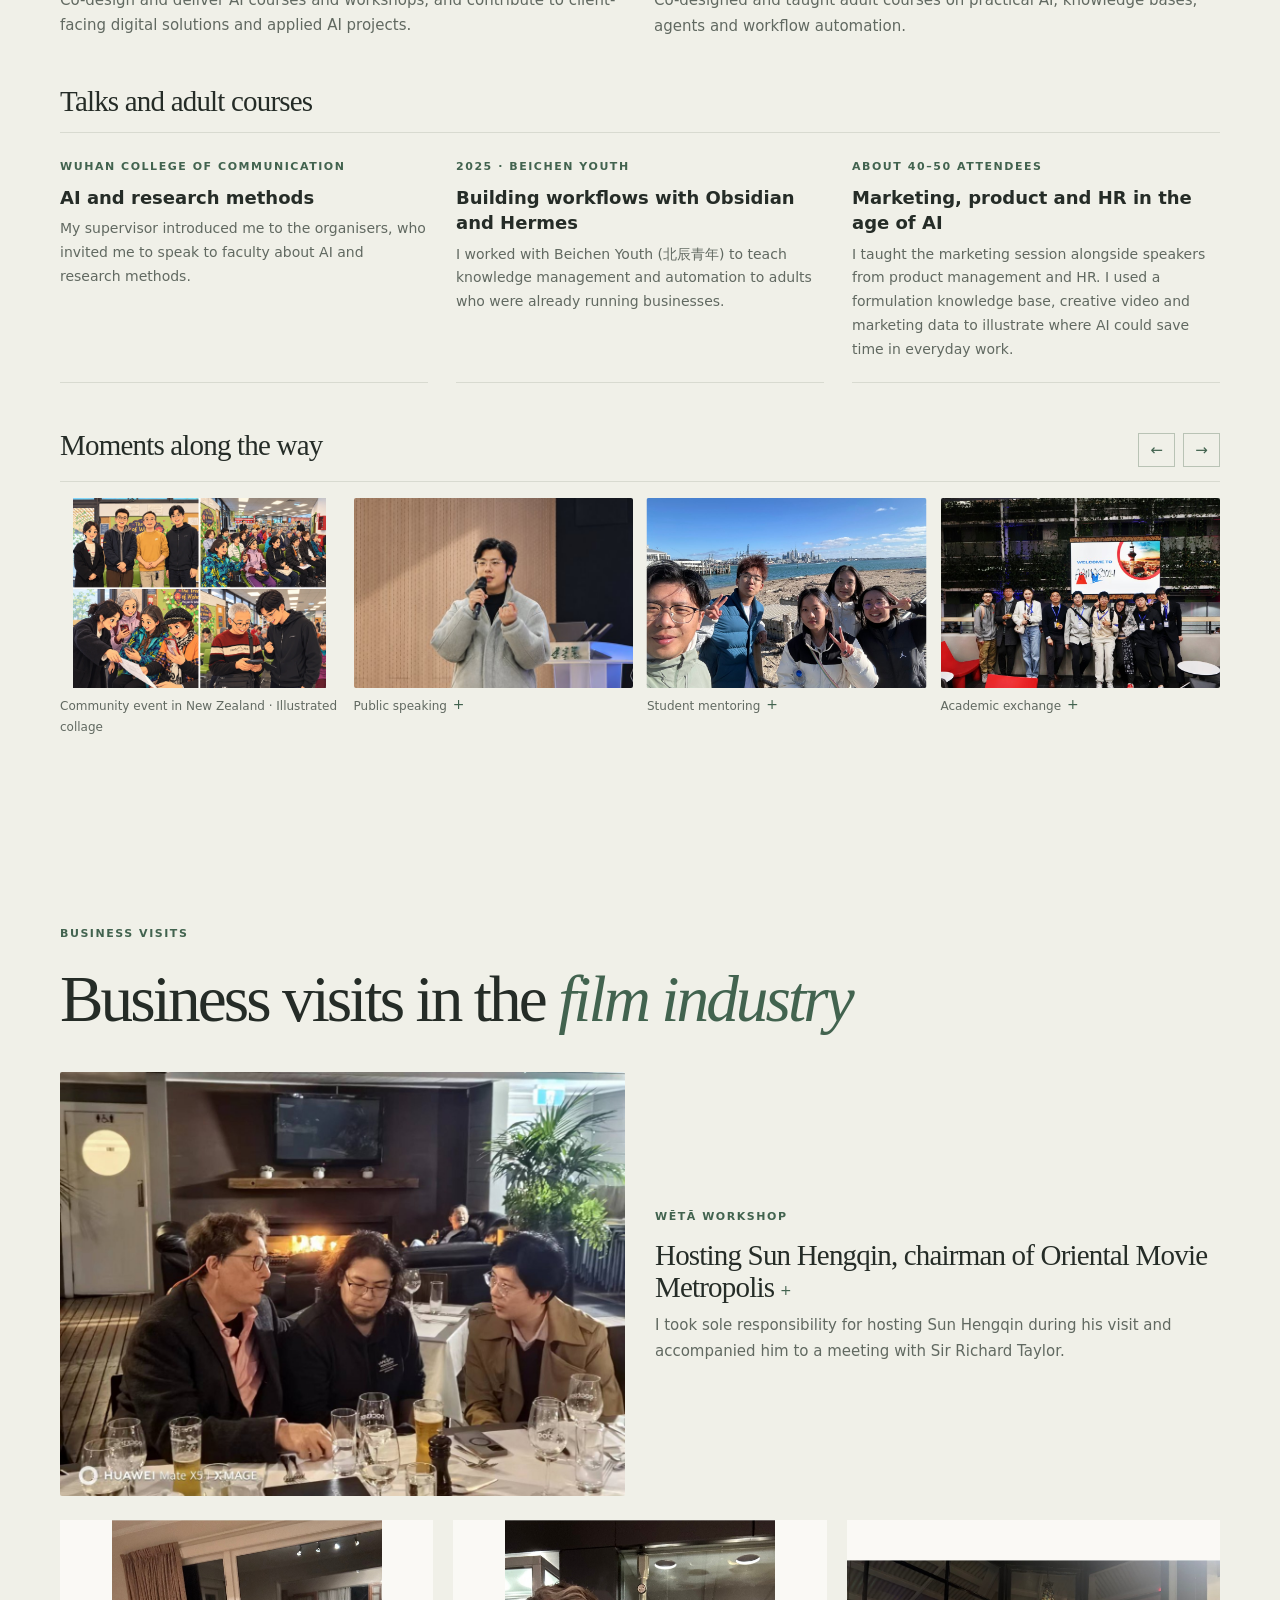
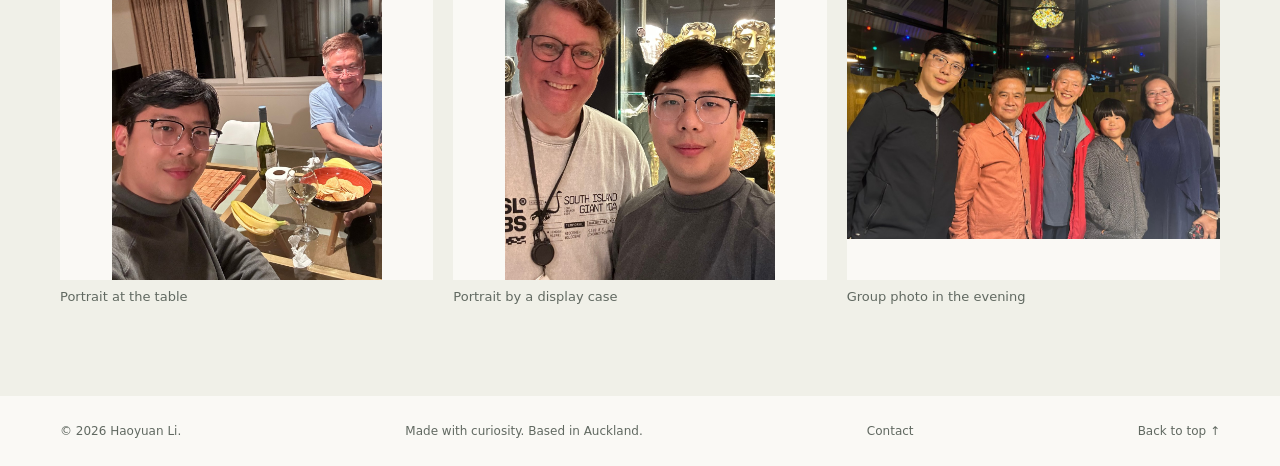
<file: community.html>
<!DOCTYPE html>
<html lang="en">
<head>
<meta charset="utf-8"><meta content="width=device-width,initial-scale=1" name="viewport"><meta content="#f8f7f2" name="theme-color"><meta content="Haoyuan (Erickson) Li — AI researcher, builder and educator based in Auckland, New Zealand." name="description"><title>Teaching &amp; public engagement · Haoyuan Li</title><link href="styles.css?v=home-about1" rel="stylesheet">
</head>
<body data-page="community">
<a class="skip" href="#main">Skip to content</a>
<header class="site-header"><div class="nav-wrap"><a class="brand" href="index.html">Haoyuan<span> Li.</span></a><button aria-controls="navLinks" aria-expanded="false" class="mobile-menu" id="menuToggle">Menu <span>☰</span></button><nav aria-label="Main navigation" id="navLinks"><a href="index.html#about">About me</a><a href="research.html">Research</a><a href="projects.html">Projects</a><a href="community.html" aria-current="page">Teaching &amp; community</a><a href="wellbeing.html">Psychology</a></nav><a class="nav-contact" href="index.html#contact">Get in touch <span>↗</span></a><a aria-label="切换中文" class="language-switch" href="community-zh.html">中文 / EN</a></div></header>
<main id="main">
<div class="page-index wrap"><a href="#community">Community &amp; talks</a><a href="#future-academy-team">Future Academy</a><a href="#gallery">Gallery</a><a href="#business-visits">Business visits</a></div>
<section class="section wash" id="community"><div class="wrap"><div class="section-label">Community &amp; speaking</div><div class="section-head"><h1 class="section-title">Learning <em>together.</em></h1><p>Making AI accessible through teaching, conversation and hands-on experimentation.</p></div><div class="community-grid"><article class="community-main" data-detail-card="horizon"><img alt="AI talk at a community event" loading="lazy" src="assets/teaching.jpg"><div class="photo-copy"><div class="label">Auckland · Horizon Youth</div><h3><button type="button" class="detail-trigger" data-detail="horizon" aria-haspopup="dialog" aria-controls="entry-dialog" aria-label="Read details — Building a space for practical AI learning.">Building a space for practical AI learning.<span class="detail-plus" aria-hidden="true">+</span></button></h3><p>Co-organiser and AI speaker at Horizon Youth. By November 2026, the weekly AI series had reached its 15th session; the wider community had hosted 30+ events with an estimated 400+ cumulative attendances.</p><p>Topics include model literacy, ChatGPT and Codex, vibe coding, AI ethics, marketing and product delivery.</p></div></article><div class="community-side"><article data-detail-card="forum" id="aspiring-leaders-forum"><figure class="forum-photo"><a href="assets/alf-group.jpg"><img src="assets/alf-group.jpg" loading="lazy" width="1152" height="1024" alt="Participants gathered indoors at the Aspiring Leaders Forum in Wellington"></a><figcaption>ALF participants in Wellington</figcaption></figure><div><span class="label">2025 · Wellington</span><h3><button type="button" class="detail-trigger" data-detail="forum" aria-haspopup="dialog" aria-controls="entry-dialog" aria-label="Read details — Aspiring Leaders Forum">Aspiring Leaders Forum<span class="detail-plus" aria-hidden="true">+</span></button></h3><p>Nominated participant at the week-long forum at New Zealand Parliament; spoke about research and culturally grounded generative AI.</p></div></article><article><img alt="Group photo at an AI learning event" loading="lazy" src="assets/workshop.jpg"><div><span class="label">AI education</span><h3><a href="#future-academy-team">Future Academy ↘</a></h3><p>Meet the founding team and see how we teach.</p></div></article></div></div><section class="academy-story" id="future-academy-team">
    <div class="section-label">Future Academy</div>
    <h2>The founding team and adult courses</h2>
    <div class="academy-grid">
      <article><figure class="academy-photo"><a href="assets/future-academy-team.jpg"><img loading="lazy" src="assets/future-academy-team.jpg" width="1708" height="1280" alt="Four members of the founding team seated together at a restaurant"></a><figcaption>The Future Academy founding team</figcaption></figure><h3><button type="button" class="detail-trigger" data-detail="academy" aria-haspopup="dialog" aria-controls="entry-dialog" aria-label="Read details — Future Academy · Founding team member">Future Academy · Founding team member<span class="detail-plus" aria-hidden="true">+</span></button></h3><p>Co-design and deliver AI courses and workshops, and contribute to client-facing digital solutions and applied AI projects.</p></article>
      <article><figure id="ai-teaching" data-detail-card="workshop"><a href="assets/teaching.jpg"><img alt="Teaching with a microphone beside a projected slide on AI tools and a Future Academy banner." width="640" height="480" src="[data-uri]"></a><figcaption>Hands-on AI education</figcaption></figure><h3><button type="button" class="detail-trigger" data-detail="workshop" aria-haspopup="dialog" aria-controls="entry-dialog" aria-label="Read details — Future Academy &amp; workshops">Future Academy &amp; workshops<span class="detail-plus" aria-hidden="true">+</span></button></h3><p>Co-designed and taught adult courses on practical AI, knowledge bases, agents and workflow automation.</p></article>
    </div>
  </section>
<div class="subhead"><h3>Talks and adult courses</h3></div>
<div class="talk-list">
  <article><span class="label">Wuhan College of Communication</span><h4>AI and research methods</h4><p>My supervisor introduced me to the organisers, who invited me to speak to faculty about AI and research methods.</p></article>
  <article><span class="label">2025 · Beichen Youth</span><h4>Building workflows with Obsidian and Hermes</h4><p>I worked with Beichen Youth (北辰青年) to teach knowledge management and automation to adults who were already running businesses.</p></article>
  <article><span class="label">About 40–50 attendees</span><h4>Marketing, product and HR in the age of AI</h4><p>I taught the marketing session alongside speakers from product management and HR. I used a formulation knowledge base, creative video and marketing data to illustrate where AI could save time in everyday work.</p></article>
</div>
<div class="gallery-header"><h3>Moments along the way</h3><div class="gallery-controls"><button aria-label="Previous photos" id="galleryPrev">←</button><button aria-label="Next photos" id="galleryNext">→</button></div></div><div aria-label="Photo gallery" class="gallery" id="gallery" tabindex="0"><figure id="nz-community"><a href="assets/nz-community.webp"><img loading="lazy" src="assets/nz-community.webp" width="1448" height="1086" alt="Four illustrated scenes showing a group portrait, the audience and participants looking at phones together"></a><figcaption>Community event in New Zealand · Illustrated collage</figcaption></figure><figure data-detail-card="speaking"><img alt="Speaking with a microphone" loading="lazy" src="assets/speaking.jpg"><figcaption><button type="button" class="detail-trigger" data-detail="speaking" aria-haspopup="dialog" aria-controls="entry-dialog" aria-label="Read details — Public speaking">Public speaking<span class="detail-plus" aria-hidden="true">+</span></button></figcaption></figure><figure data-detail-card="mentoring"><img alt="Outdoor group photo during student mentoring programme" loading="lazy" src="assets/mentoring.jpg"><figcaption><button type="button" class="detail-trigger" data-detail="mentoring" aria-haspopup="dialog" aria-controls="entry-dialog" aria-label="Read details — Student mentoring">Student mentoring<span class="detail-plus" aria-hidden="true">+</span></button></figcaption></figure><figure data-detail-card="service"><img alt="Research group photo" loading="lazy" src="assets/research.jpg"><figcaption><button type="button" class="detail-trigger" data-detail="service" aria-haspopup="dialog" aria-controls="entry-dialog" aria-label="Read details — Academic exchange">Academic exchange<span class="detail-plus" aria-hidden="true">+</span></button></figcaption></figure><figure data-detail-card="horizon"><img alt="Group photo at a learning event" loading="lazy" src="assets/workshop.jpg"><figcaption><button type="button" class="detail-trigger" data-detail="horizon" aria-haspopup="dialog" aria-controls="entry-dialog" aria-label="Read details — AI community">AI community<span class="detail-plus" aria-hidden="true">+</span></button></figcaption></figure><figure data-detail-card="forum"><img alt="Speaking at a leadership forum" loading="lazy" src="assets/forum.jpg"><figcaption><button type="button" class="detail-trigger" data-detail="forum" aria-haspopup="dialog" aria-controls="entry-dialog" aria-label="Read details — Leadership forum">Leadership forum<span class="detail-plus" aria-hidden="true">+</span></button></figcaption></figure></div></div></section>
<section class="section wash" id="business-visits"><div class="wrap">
  <div class="section-label">Business visits</div><h2>Business visits in the <em>film industry</em></h2>
  <article class="research-service business-visit" data-detail-card="business-visit">
    <a href="assets/business-visit.jpg"><img src="assets/business-visit.jpg" alt="Three participants in conversation around a table during the business visit." width="1200" height="900" loading="lazy"></a>
    <div><span class="label">Wētā Workshop</span><h3><button type="button" class="detail-trigger" data-detail="business-visit" aria-haspopup="dialog" aria-controls="entry-dialog">Hosting Sun Hengqin, chairman of Oriental Movie Metropolis<span class="detail-plus" aria-hidden="true">+</span></button></h3><p>I took sole responsibility for hosting Sun Hengqin during his visit and accompanied him to a meeting with Sir Richard Taylor.</p></div>
  </article>
<div class="visit-photos">
    <figure><a href="assets/business-visit-table.jpg"><img src="assets/business-visit-table.jpg" width="1057" height="1410" loading="lazy" alt="Portrait at the table"></a><figcaption>Portrait at the table</figcaption></figure>
    <figure><a href="assets/business-visit-display.jpg"><img src="assets/business-visit-display.jpg" width="1057" height="1410" loading="lazy" alt="Portrait by a display case"></a><figcaption>Portrait by a display case</figcaption></figure>
    <figure><a href="assets/business-visit-group.jpg"><img src="assets/business-visit-group.jpg" width="1057" height="792" loading="lazy" alt="Group photo in the evening"></a><figcaption>Group photo in the evening</figcaption></figure>
  </div>
</div></section>
</main><footer class="wrap"><span>© <span id="year">2026</span> Haoyuan Li.</span><span>Made with curiosity. Based in Auckland.</span><a href="index.html#contact">Contact</a><a href="#main">Back to top ↑</a></footer><dialog id="entry-dialog" aria-labelledby="detail-title"><div class="detail-panel"><div class="detail-bar"><span id="detail-section" class="label"></span><button type="button" id="detail-close" autofocus="autofocus">Close</button></div><h2 id="detail-title"></h2><div id="detail-body"></div></div></dialog><script src="details.en.js" defer></script><script defer src="script.js?v=home-about1"></script></body></html>
</file>
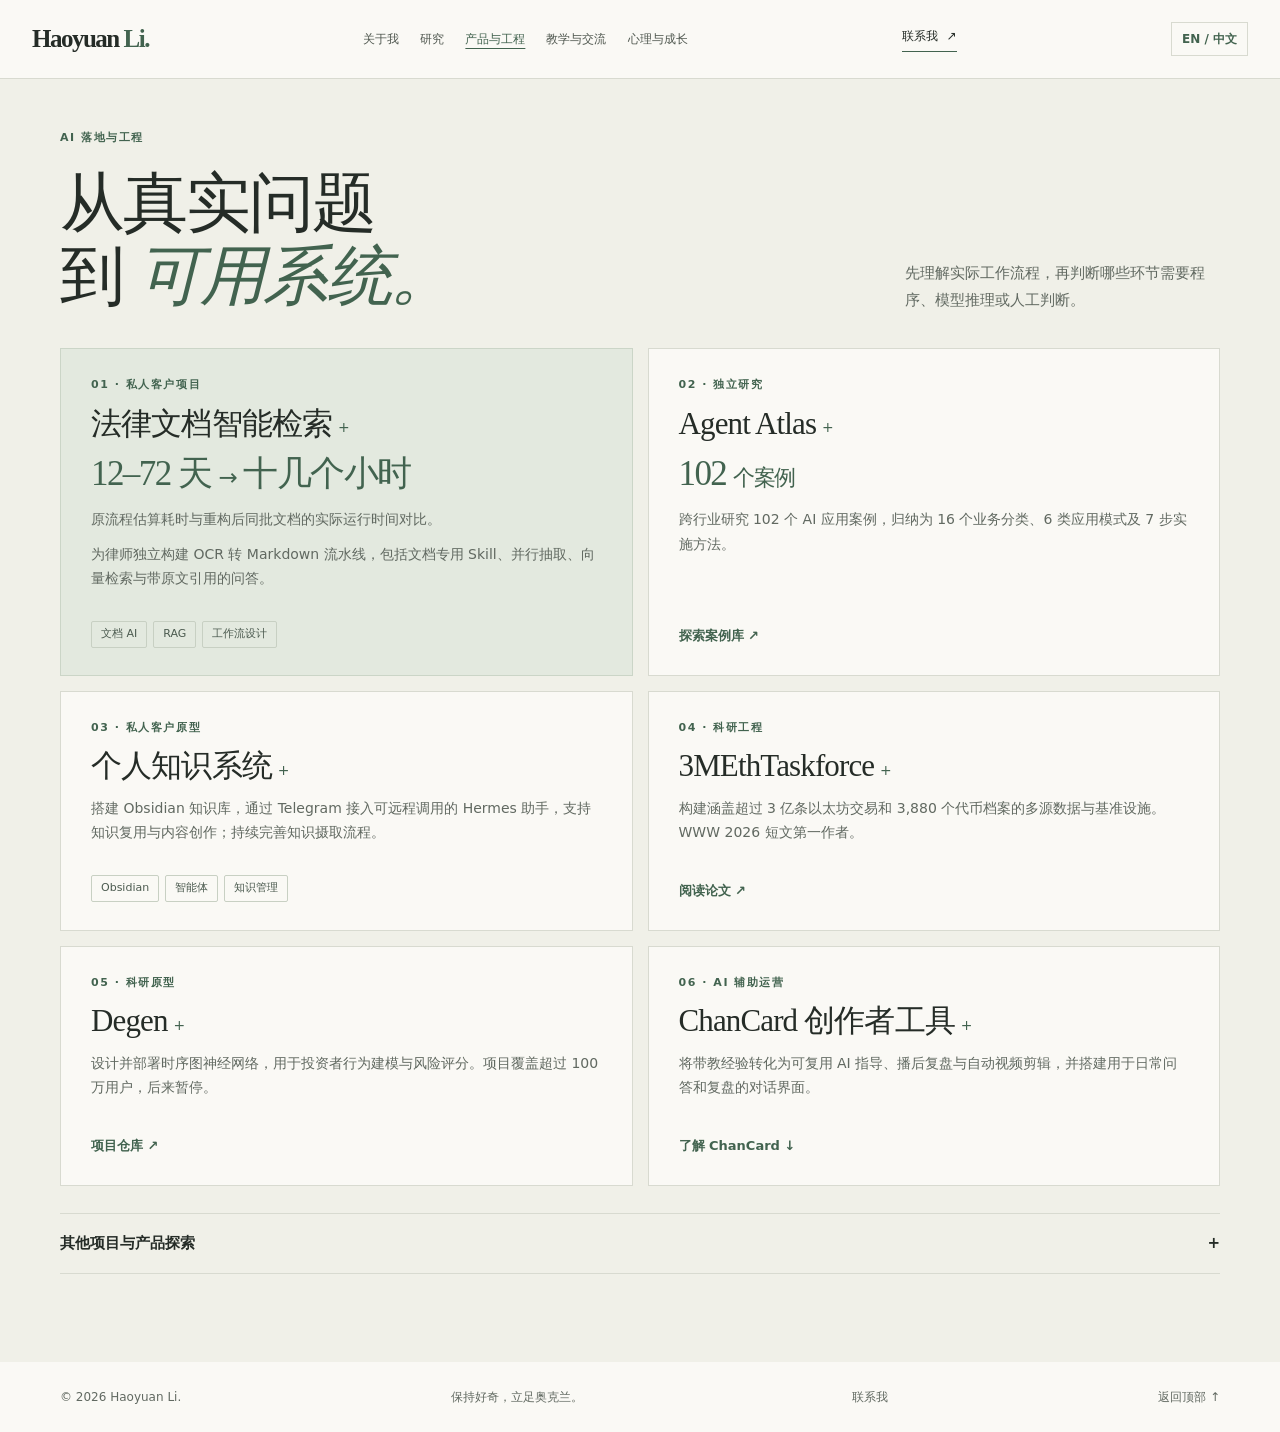
<file: projects-zh.html>
<!DOCTYPE html>
<html lang="zh-CN">
<head>
<meta charset="utf-8"><meta content="width=device-width,initial-scale=1" name="viewport"><meta content="#f8f7f2" name="theme-color"><meta content="Haoyuan (Erickson) Li — 奥克兰的 AI 研究者、开发者与教育者。" name="description"><title>AI 产品与工程 · Haoyuan Li</title><link href="styles.css?v=home-about1" rel="stylesheet">
</head>
<body data-page="projects">
<a class="skip" href="#main">跳到正文</a>
<header class="site-header"><div class="nav-wrap"><a class="brand" href="zh.html">Haoyuan<span> Li.</span></a><button aria-controls="navLinks" aria-expanded="false" class="mobile-menu" id="menuToggle">菜单 <span>☰</span></button><nav aria-label="Main navigation" id="navLinks"><a href="zh.html#about">关于我</a><a href="research-zh.html">研究</a><a href="projects-zh.html" aria-current="page">产品与工程</a><a href="community-zh.html">教学与交流</a><a href="wellbeing-zh.html">心理与成长</a></nav><a class="nav-contact" href="zh.html#contact">联系我 <span>↗</span></a><a aria-label="Switch to English" class="language-switch" href="projects.html">EN / 中文</a></div></header>
<main id="main">
<section class="section wash" id="projects"><div class="wrap"><div class="section-label">AI 落地与工程</div><div class="section-head"><h1 class="section-title">从真实问题<br>到 <em>可用系统。</em></h1><p>先理解实际工作流程，再判断哪些环节需要程序、模型推理或人工判断。</p></div><div class="project-grid"><article class="project featured" id="legal" data-detail-card="legal"><div class="label">01 · 私人客户项目</div><h3><button type="button" class="detail-trigger" data-detail="legal" aria-haspopup="dialog" aria-controls="entry-dialog" aria-label="查看详情 · 法律文档智能检索">法律文档智能检索<span class="detail-plus" aria-hidden="true">+</span></button></h3><div class="metric">12–72 天 <span>→</span> 十几个小时</div><p>原流程估算耗时与重构后同批文档的实际运行时间对比。</p><p>为律师独立构建 OCR 转 Markdown 流水线，包括文档专用 Skill、并行抽取、向量检索与带原文引用的问答。</p><div class="tags"><span>文档 AI</span><span>RAG</span><span>工作流设计</span></div></article><article class="project" data-detail-card="atlas"><div class="label">02 · 独立研究</div><h3><button type="button" class="detail-trigger" data-detail="atlas" aria-haspopup="dialog" aria-controls="entry-dialog" aria-label="查看详情 · Agent Atlas">Agent Atlas<span class="detail-plus" aria-hidden="true">+</span></button></h3><div class="metric">102 <small>个案例</small></div><p>跨行业研究 102 个 AI 应用案例，归纳为 16 个业务分类、6 类应用模式及 7 步实施方法。</p><a class="text-link" href="https://agent-atlas-gallery.dewy-civet-6976.chatgpt.site" rel="noopener noreferrer" target="_blank">探索案例库 ↗</a></article><article class="project" data-detail-card="knowledge"><div class="label">03 · 私人客户原型</div><h3><button type="button" class="detail-trigger" data-detail="knowledge" aria-haspopup="dialog" aria-controls="entry-dialog" aria-label="查看详情 · 个人知识系统">个人知识系统<span class="detail-plus" aria-hidden="true">+</span></button></h3><p>搭建 Obsidian 知识库，通过 Telegram 接入可远程调用的 Hermes 助手，支持知识复用与内容创作；持续完善知识摄取流程。</p><div class="tags"><span>Obsidian</span><span>智能体</span><span>知识管理</span></div></article><article class="project" data-detail-card="eth"><div class="label">04 · 科研工程</div><h3><button type="button" class="detail-trigger" data-detail="eth" aria-haspopup="dialog" aria-controls="entry-dialog" aria-label="查看详情 · 3MEthTaskforce">3MEthTaskforce<span class="detail-plus" aria-hidden="true">+</span></button></h3><p>构建涵盖超过 3 亿条以太坊交易和 3,880 个代币档案的多源数据与基准设施。WWW 2026 短文第一作者。</p><a class="text-link" href="https://arxiv.org/abs/2501.11906" rel="noopener noreferrer" target="_blank">阅读论文 ↗</a></article><article class="project" data-detail-card="degen"><div class="label">05 · 科研原型</div><h3><button type="button" class="detail-trigger" data-detail="degen" aria-haspopup="dialog" aria-controls="entry-dialog" aria-label="查看详情 · Degen">Degen<span class="detail-plus" aria-hidden="true">+</span></button></h3><p>设计并部署时序图神经网络，用于投资者行为建模与风险评分。项目覆盖超过 100 万用户，后来暂停。</p><a class="text-link" href="https://github.com/Lulzx/degen" rel="noopener noreferrer" target="_blank">项目仓库 ↗</a></article><article class="project" id="creator-tools" data-detail-card="creator"><div class="label">06 · AI 辅助运营</div><h3><button type="button" class="detail-trigger" data-detail="creator" aria-haspopup="dialog" aria-controls="entry-dialog" aria-label="查看详情 · ChanCard 创作者工具">ChanCard 创作者工具<span class="detail-plus" aria-hidden="true">+</span></button></h3><p>将带教经验转化为可复用 AI 指导、播后复盘与自动视频剪辑，并搭建用于日常问答和复盘的对话界面。</p><a class="text-link" href="wellbeing-zh.html#chancard">了解 ChanCard ↓</a></article></div><details class="other-projects"><summary>其他项目与产品探索 <span>+</span></summary><div><p data-detail-card="swa"><b><button type="button" class="detail-trigger" data-detail="swa" aria-haspopup="dialog" aria-controls="entry-dialog" aria-label="查看详情 · SWA 社媒工作台">SWA 社媒工作台<span class="detail-plus" aria-hidden="true">+</span></button></b> — 规划分期内容管理、排期及多工作区方案。</p><p data-detail-card="grouping"><b><button type="button" class="detail-trigger" data-detail="grouping" aria-haspopup="dialog" aria-controls="entry-dialog" aria-label="查看详情 · Horizon Youth 分组系统">Horizon Youth 分组系统<span class="detail-plus" aria-hidden="true">+</span></button></b> — 设计报名及人工分组流程。</p><p data-detail-card="social"><b><button type="button" class="detail-trigger" data-detail="social" aria-haspopup="dialog" aria-controls="entry-dialog" aria-label="查看详情 · 社媒内容助手">社媒内容助手<span class="detail-plus" aria-hidden="true">+</span></button></b> — 探索移动端发布交接与照片生成文案。</p><p data-detail-card="travel"><b><button type="button" class="detail-trigger" data-detail="travel" aria-haspopup="dialog" aria-controls="entry-dialog" aria-label="查看详情 · 赴华医疗服务">赴华医疗服务<span class="detail-plus" aria-hidden="true">+</span></button></b> — 参与业务策划。</p></div></details></div></section>
</main><footer class="wrap"><span>© <span id="year">2026</span> Haoyuan Li.</span><span>保持好奇，立足奥克兰。</span><a href="zh.html#contact">联系我</a><a href="#main">返回顶部 ↑</a></footer><dialog id="entry-dialog" aria-labelledby="detail-title"><div class="detail-panel"><div class="detail-bar"><span id="detail-section" class="label"></span><button type="button" id="detail-close" autofocus="autofocus">关闭</button></div><h2 id="detail-title"></h2><div id="detail-body"></div></div></dialog><script src="details.zh.js" defer></script><script defer src="script.js?v=home-about1"></script></body></html>
</file>
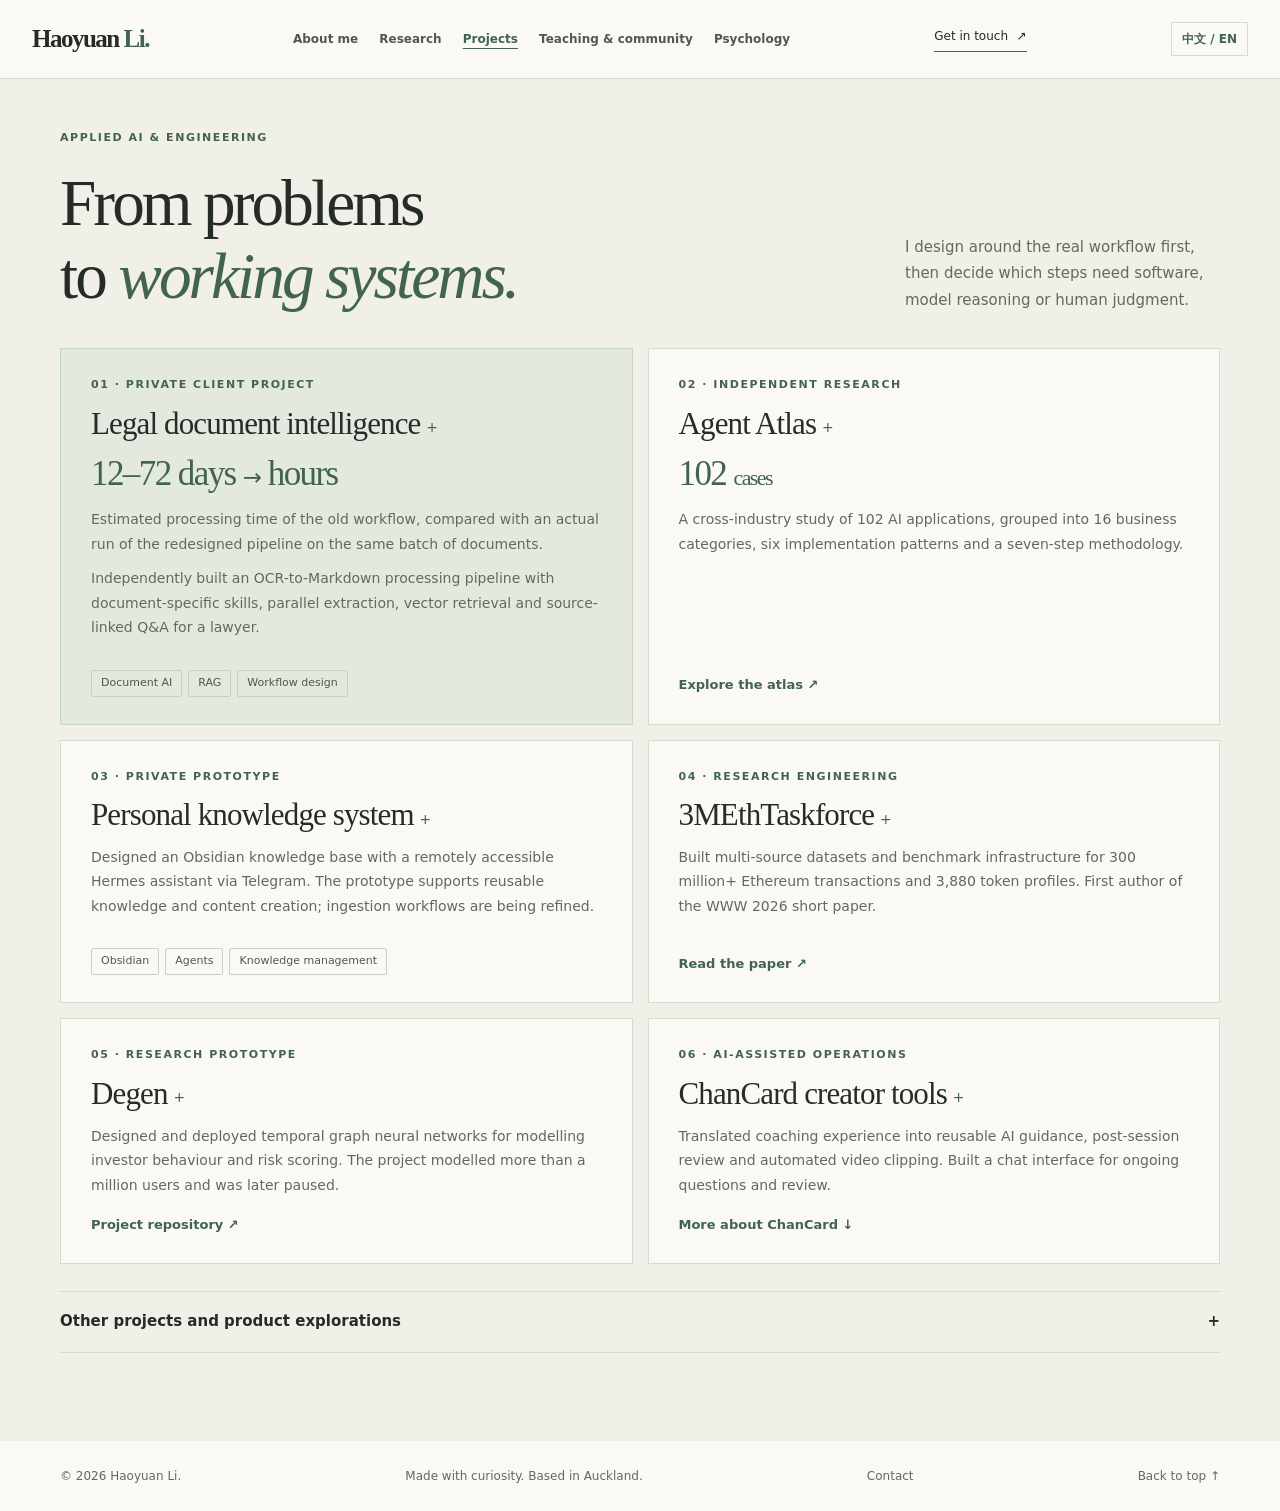
<file: projects.html>
<!DOCTYPE html>
<html lang="en">
<head>
<meta charset="utf-8"><meta content="width=device-width,initial-scale=1" name="viewport"><meta content="#f8f7f2" name="theme-color"><meta content="Haoyuan (Erickson) Li — AI researcher, builder and educator based in Auckland, New Zealand." name="description"><title>AI products &amp; engineering · Haoyuan Li</title><link href="styles.css?v=home-about1" rel="stylesheet">
</head>
<body data-page="projects">
<a class="skip" href="#main">Skip to content</a>
<header class="site-header"><div class="nav-wrap"><a class="brand" href="index.html">Haoyuan<span> Li.</span></a><button aria-controls="navLinks" aria-expanded="false" class="mobile-menu" id="menuToggle">Menu <span>☰</span></button><nav aria-label="Main navigation" id="navLinks"><a href="index.html#about">About me</a><a href="research.html">Research</a><a href="projects.html" aria-current="page">Projects</a><a href="community.html">Teaching &amp; community</a><a href="wellbeing.html">Psychology</a></nav><a class="nav-contact" href="index.html#contact">Get in touch <span>↗</span></a><a aria-label="切换中文" class="language-switch" href="projects-zh.html">中文 / EN</a></div></header>
<main id="main">
<section class="section wash" id="projects"><div class="wrap"><div class="section-label">Applied AI &amp; engineering</div><div class="section-head"><h1 class="section-title">From problems<br>to <em>working systems.</em></h1><p>I design around the real workflow first, then decide which steps need software, model reasoning or human judgment.</p></div><div class="project-grid"><article class="project featured" id="legal" data-detail-card="legal"><div class="label">01 · Private client project</div><h3><button type="button" class="detail-trigger" data-detail="legal" aria-haspopup="dialog" aria-controls="entry-dialog" aria-label="Read details — Legal document intelligence">Legal document intelligence<span class="detail-plus" aria-hidden="true">+</span></button></h3><div class="metric">12–72 days <span>→</span> hours</div><p>Estimated processing time of the old workflow, compared with an actual run of the redesigned pipeline on the same batch of documents.</p><p>Independently built an OCR-to-Markdown processing pipeline with document-specific skills, parallel extraction, vector retrieval and source-linked Q&amp;A for a lawyer.</p><div class="tags"><span>Document AI</span><span>RAG</span><span>Workflow design</span></div></article><article class="project" data-detail-card="atlas"><div class="label">02 · Independent research</div><h3><button type="button" class="detail-trigger" data-detail="atlas" aria-haspopup="dialog" aria-controls="entry-dialog" aria-label="Read details — Agent Atlas">Agent Atlas<span class="detail-plus" aria-hidden="true">+</span></button></h3><div class="metric">102 <small>cases</small></div><p>A cross-industry study of 102 AI applications, grouped into 16 business categories, six implementation patterns and a seven-step methodology.</p><a class="text-link" href="https://agent-atlas-gallery.dewy-civet-6976.chatgpt.site" rel="noopener noreferrer" target="_blank">Explore the atlas ↗</a></article><article class="project" data-detail-card="knowledge"><div class="label">03 · Private prototype</div><h3><button type="button" class="detail-trigger" data-detail="knowledge" aria-haspopup="dialog" aria-controls="entry-dialog" aria-label="Read details — Personal knowledge system">Personal knowledge system<span class="detail-plus" aria-hidden="true">+</span></button></h3><p>Designed an Obsidian knowledge base with a remotely accessible Hermes assistant via Telegram. The prototype supports reusable knowledge and content creation; ingestion workflows are being refined.</p><div class="tags"><span>Obsidian</span><span>Agents</span><span>Knowledge management</span></div></article><article class="project" data-detail-card="eth"><div class="label">04 · Research engineering</div><h3><button type="button" class="detail-trigger" data-detail="eth" aria-haspopup="dialog" aria-controls="entry-dialog" aria-label="Read details — 3MEthTaskforce">3MEthTaskforce<span class="detail-plus" aria-hidden="true">+</span></button></h3><p>Built multi-source datasets and benchmark infrastructure for 300 million+ Ethereum transactions and 3,880 token profiles. First author of the WWW 2026 short paper.</p><a class="text-link" href="https://arxiv.org/abs/2501.11906" rel="noopener noreferrer" target="_blank">Read the paper ↗</a></article><article class="project" data-detail-card="degen"><div class="label">05 · Research prototype</div><h3><button type="button" class="detail-trigger" data-detail="degen" aria-haspopup="dialog" aria-controls="entry-dialog" aria-label="Read details — Degen">Degen<span class="detail-plus" aria-hidden="true">+</span></button></h3><p>Designed and deployed temporal graph neural networks for modelling investor behaviour and risk scoring. The project modelled more than a million users and was later paused.</p><a class="text-link" href="https://github.com/Lulzx/degen" rel="noopener noreferrer" target="_blank">Project repository ↗</a></article><article class="project" id="creator-tools" data-detail-card="creator"><div class="label">06 · AI-assisted operations</div><h3><button type="button" class="detail-trigger" data-detail="creator" aria-haspopup="dialog" aria-controls="entry-dialog" aria-label="Read details — ChanCard creator tools">ChanCard creator tools<span class="detail-plus" aria-hidden="true">+</span></button></h3><p>Translated coaching experience into reusable AI guidance, post-session review and automated video clipping. Built a chat interface for ongoing questions and review.</p><a class="text-link" href="wellbeing.html#chancard">More about ChanCard ↓</a></article></div><details class="other-projects"><summary>Other projects and product explorations <span>+</span></summary><div><p data-detail-card="swa"><b><button type="button" class="detail-trigger" data-detail="swa" aria-haspopup="dialog" aria-controls="entry-dialog" aria-label="Read details — SWA social media workspace">SWA social media workspace<span class="detail-plus" aria-hidden="true">+</span></button></b> — scoped a phased content management, scheduling and workspace solution.</p><p data-detail-card="grouping"><b><button type="button" class="detail-trigger" data-detail="grouping" aria-haspopup="dialog" aria-controls="entry-dialog" aria-label="Read details — Horizon Youth grouping system">Horizon Youth grouping system<span class="detail-plus" aria-hidden="true">+</span></button></b> — designed registration and manual grouping workflows.</p><p data-detail-card="social"><b><button type="button" class="detail-trigger" data-detail="social" aria-haspopup="dialog" aria-controls="entry-dialog" aria-label="Read details — Social content assistant">Social content assistant<span class="detail-plus" aria-hidden="true">+</span></button></b> — explored mobile publishing handoff and photo-to-content generation.</p><p data-detail-card="travel"><b><button type="button" class="detail-trigger" data-detail="travel" aria-haspopup="dialog" aria-controls="entry-dialog" aria-label="Read details — Medical travel services">Medical travel services<span class="detail-plus" aria-hidden="true">+</span></button></b> — contributed to business planning.</p></div></details></div></section>
</main><footer class="wrap"><span>© <span id="year">2026</span> Haoyuan Li.</span><span>Made with curiosity. Based in Auckland.</span><a href="index.html#contact">Contact</a><a href="#main">Back to top ↑</a></footer><dialog id="entry-dialog" aria-labelledby="detail-title"><div class="detail-panel"><div class="detail-bar"><span id="detail-section" class="label"></span><button type="button" id="detail-close" autofocus="autofocus">Close</button></div><h2 id="detail-title"></h2><div id="detail-body"></div></div></dialog><script src="details.en.js" defer></script><script defer src="script.js?v=home-about1"></script></body></html>
</file>
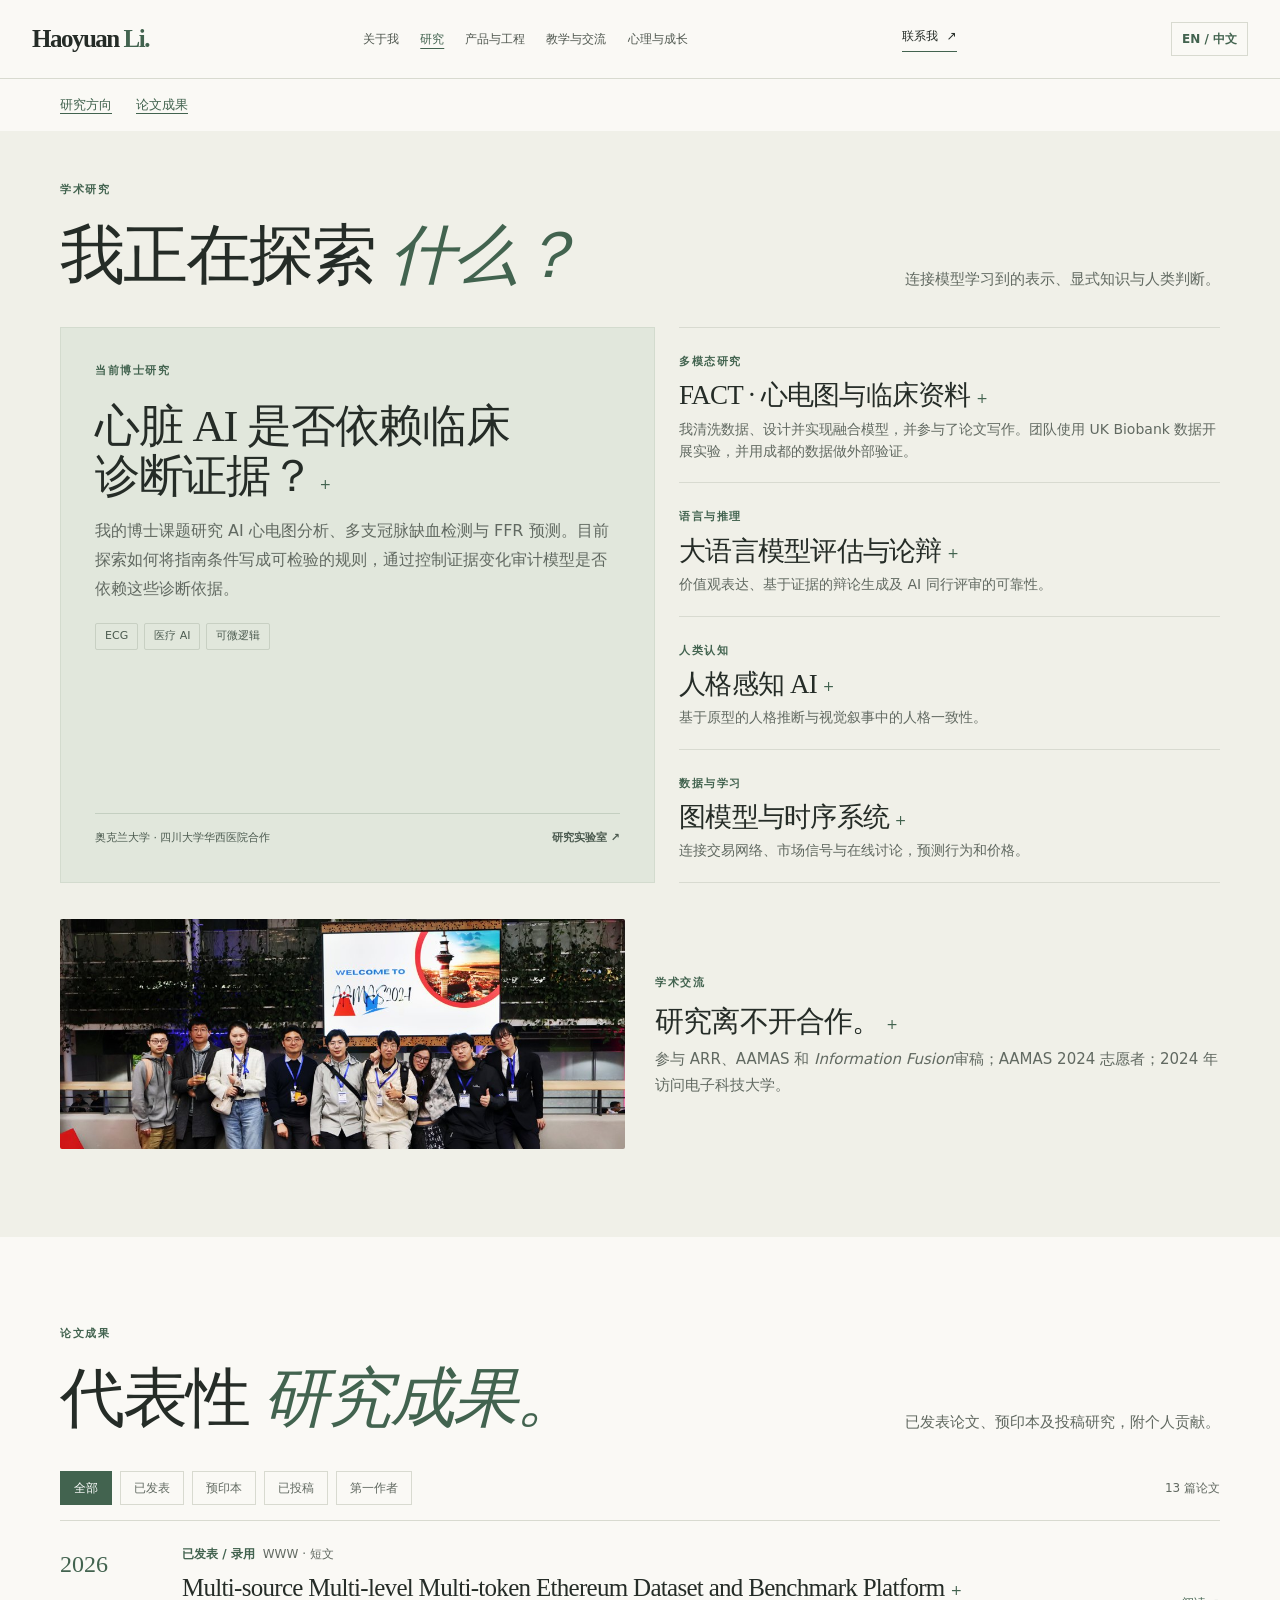
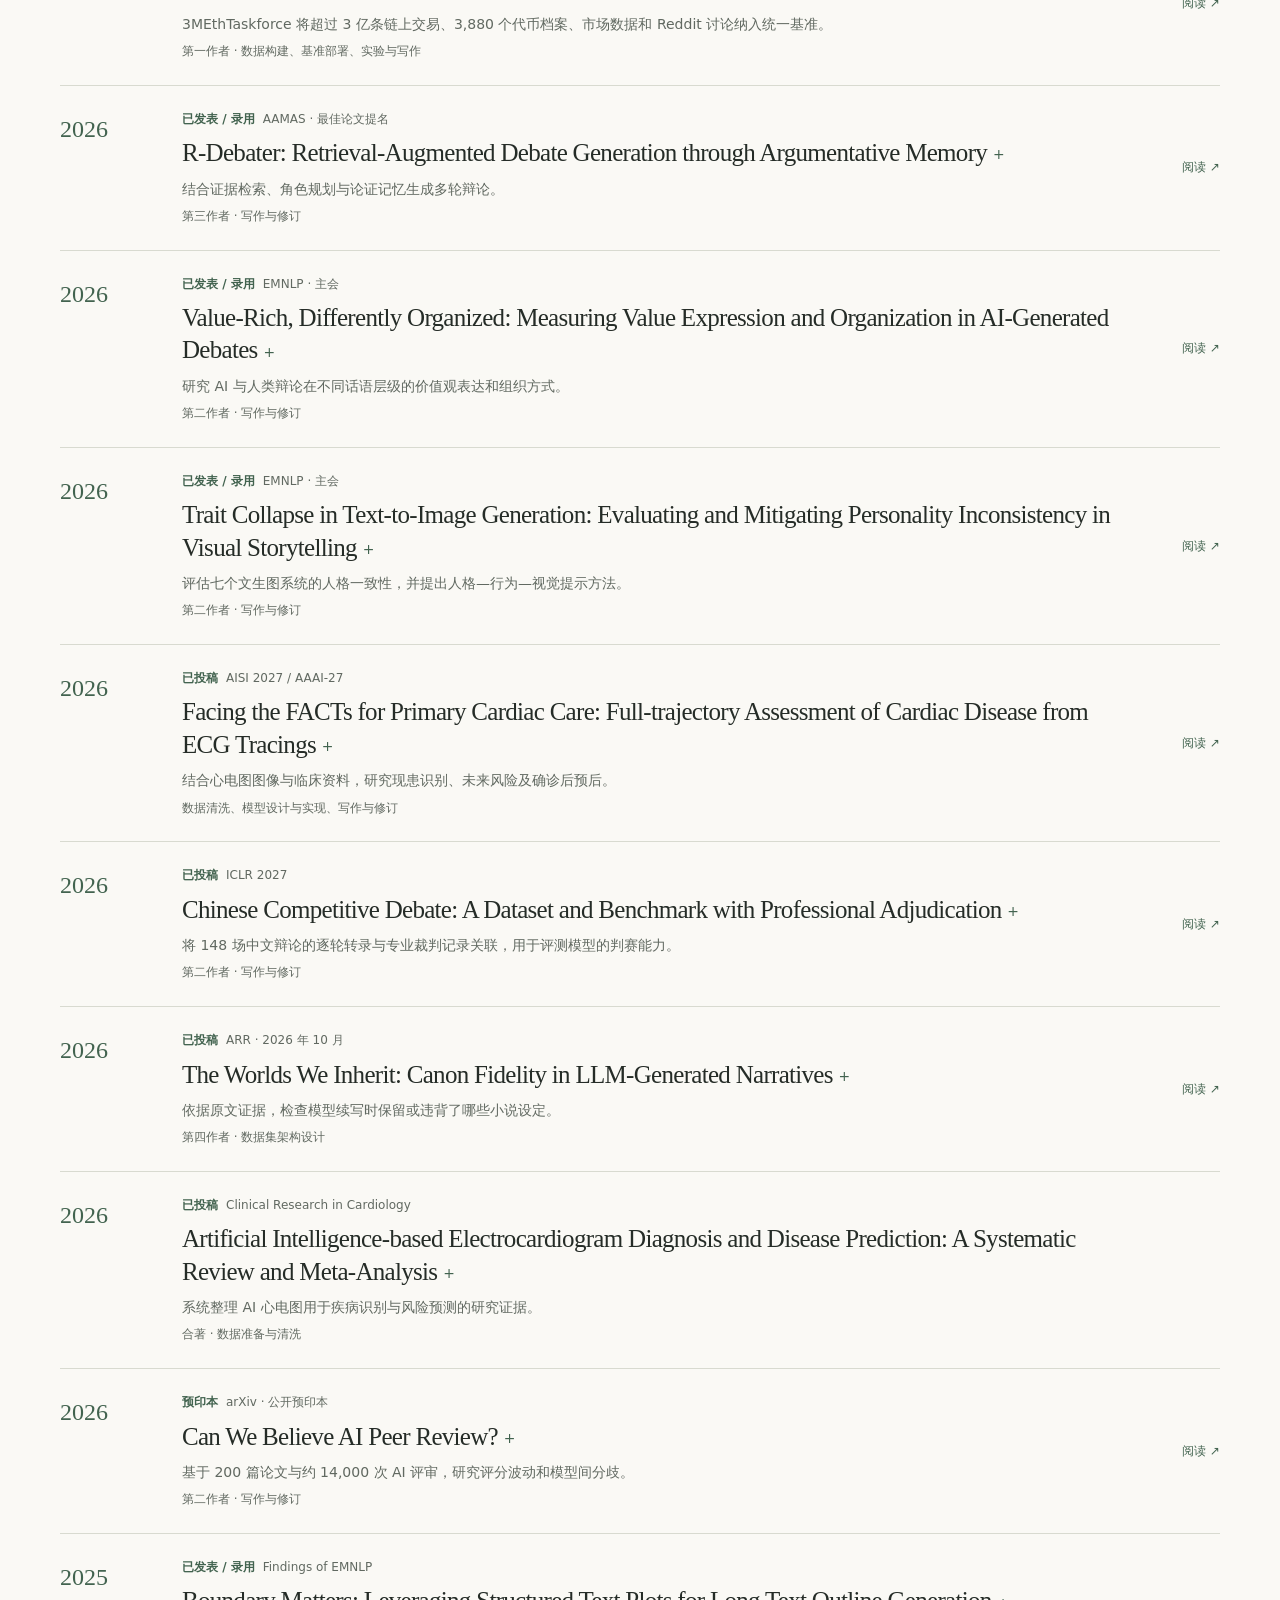
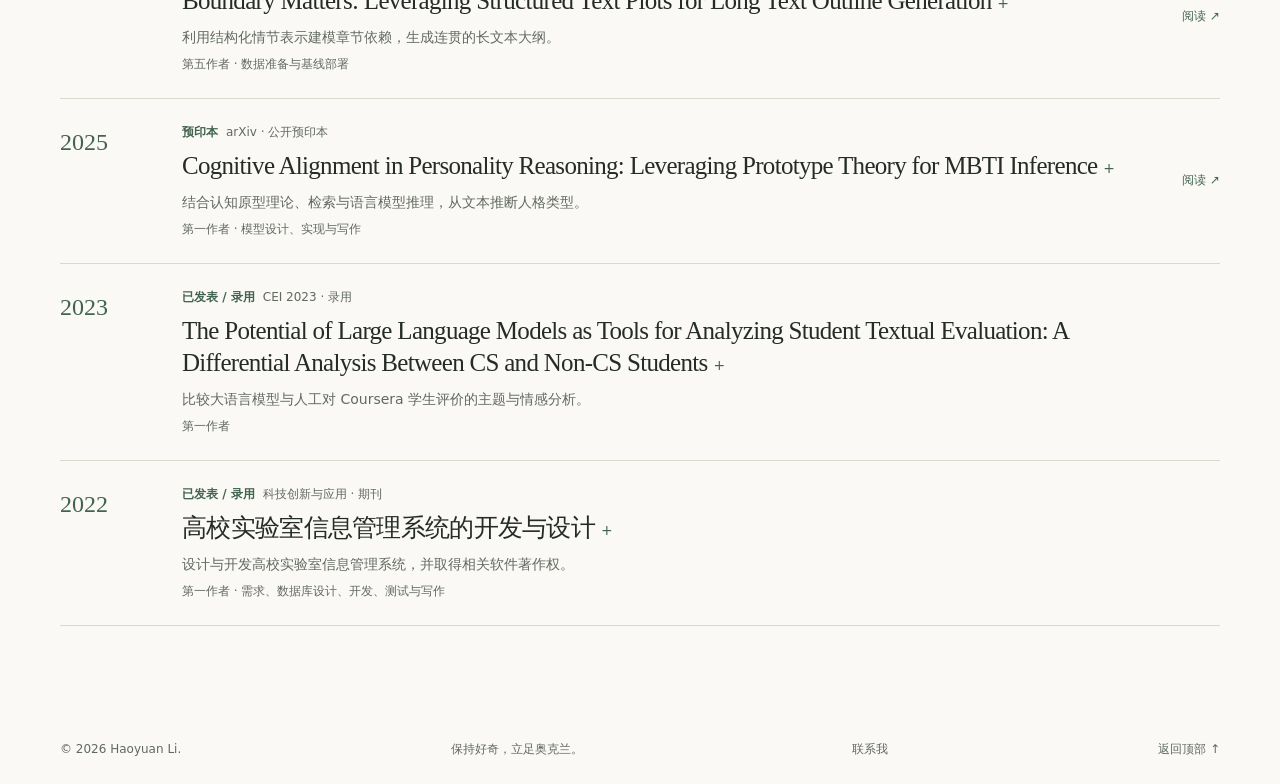
<file: research-zh.html>
<!DOCTYPE html>
<html lang="zh-CN">
<head>
<meta charset="utf-8"><meta content="width=device-width,initial-scale=1" name="viewport"><meta content="#f8f7f2" name="theme-color"><meta content="Haoyuan (Erickson) Li — 奥克兰的 AI 研究者、开发者与教育者。" name="description"><title>学术研究 · Haoyuan Li</title><link href="styles.css?v=home-about1" rel="stylesheet">
</head>
<body data-page="research">
<a class="skip" href="#main">跳到正文</a>
<header class="site-header"><div class="nav-wrap"><a class="brand" href="zh.html">Haoyuan<span> Li.</span></a><button aria-controls="navLinks" aria-expanded="false" class="mobile-menu" id="menuToggle">菜单 <span>☰</span></button><nav aria-label="Main navigation" id="navLinks"><a href="zh.html#about">关于我</a><a href="research-zh.html" aria-current="page">研究</a><a href="projects-zh.html">产品与工程</a><a href="community-zh.html">教学与交流</a><a href="wellbeing-zh.html">心理与成长</a></nav><a class="nav-contact" href="zh.html#contact">联系我 <span>↗</span></a><a aria-label="Switch to English" class="language-switch" href="research.html">EN / 中文</a></div></header>
<main id="main">
<div class="page-index wrap"><a href="#research">研究方向</a><a href="#publications">论文成果</a></div>
<section class="section wash" id="research"><div class="wrap"><div class="section-label">学术研究</div><div class="section-head"><h1 class="section-title">我正在探索 <em>什么？</em></h1><p>连接模型学习到的表示、显式知识与人类判断。</p></div><div class="research-grid"><article class="research-feature" data-detail-card="ecg"><div class="label">当前博士研究</div><h3><button type="button" class="detail-trigger" data-detail="ecg" aria-haspopup="dialog" aria-controls="entry-dialog" aria-label="查看详情 · 心脏 AI 是否依赖临床诊断证据？">心脏 AI 是否依赖临床诊断证据？<span class="detail-plus" aria-hidden="true">+</span></button></h3><p>我的博士课题研究 AI 心电图分析、多支冠脉缺血检测与 FFR 预测。目前探索如何将指南条件写成可检验的规则，通过控制证据变化审计模型是否依赖这些诊断依据。</p><div class="tags"><span>ECG</span><span>医疗 AI</span><span>可微逻辑</span></div><div class="feature-bottom"><span>奥克兰大学 · 四川大学华西医院合作</span><a href="https://www.liuailab.org/" rel="noopener noreferrer" target="_blank">研究实验室 ↗</a></div></article><div class="research-side"><article id="fact" data-detail-card="fact"><span class="label">多模态研究</span><h3><button type="button" class="detail-trigger" data-detail="fact" aria-haspopup="dialog" aria-controls="entry-dialog">FACT · 心电图与临床资料<span class="detail-plus" aria-hidden="true">+</span></button></h3><p>我清洗数据、设计并实现融合模型，并参与了论文写作。团队使用 UK Biobank 数据开展实验，并用成都的数据做外部验证。</p></article><article data-detail-card="language"><span class="label">语言与推理</span><h3><button type="button" class="detail-trigger" data-detail="language" aria-haspopup="dialog" aria-controls="entry-dialog" aria-label="查看详情 · 大语言模型评估与论辩">大语言模型评估与论辩<span class="detail-plus" aria-hidden="true">+</span></button></h3><p>价值观表达、基于证据的辩论生成及 AI 同行评审的可靠性。</p></article><article data-detail-card="personality"><span class="label">人类认知</span><h3><button type="button" class="detail-trigger" data-detail="personality" aria-haspopup="dialog" aria-controls="entry-dialog" aria-label="查看详情 · 人格感知 AI">人格感知 AI<span class="detail-plus" aria-hidden="true">+</span></button></h3><p>基于原型的人格推断与视觉叙事中的人格一致性。</p></article><article data-detail-card="graphs"><span class="label">数据与学习</span><h3><button type="button" class="detail-trigger" data-detail="graphs" aria-haspopup="dialog" aria-controls="entry-dialog" aria-label="查看详情 · 图模型与时序系统">图模型与时序系统<span class="detail-plus" aria-hidden="true">+</span></button></h3><p>连接交易网络、市场信号与在线讨论，预测行为和价格。</p></article></div></div><div class="research-service" data-detail-card="service"><img alt="Academic group at a research visit" loading="lazy" src="assets/research.jpg"><div><span class="label">学术交流</span><h3><button type="button" class="detail-trigger" data-detail="service" aria-haspopup="dialog" aria-controls="entry-dialog" aria-label="查看详情 · 研究离不开合作。">研究离不开合作。<span class="detail-plus" aria-hidden="true">+</span></button></h3><p>参与 ARR、AAMAS 和 <i>Information Fusion</i>审稿；AAMAS 2024 志愿者；2024 年访问电子科技大学。</p></div></div></div></section>
<section class="wrap section" id="publications"><div class="section-label">论文成果</div><div class="section-head"><h2>代表性 <em>研究成果。</em></h2><p>已发表论文、预印本及投稿研究，附个人贡献。</p></div><div class="pub-toolbar"><div aria-label="Filter publications" class="filters" role="group"><button aria-pressed="true" class="active" data-filter="all">全部</button><button aria-pressed="false" data-filter="published">已发表</button><button aria-pressed="false" data-filter="preprint">预印本</button><button aria-pressed="false" data-filter="submitted">已投稿</button><button aria-pressed="false" data-filter="first">第一作者</button></div><span aria-live="polite" id="paperCount"></span></div><div id="paperList"></div><noscript><p>请启用 JavaScript 查看及筛选论文。</p></noscript></section>
</main><footer class="wrap"><span>© <span id="year">2026</span> Haoyuan Li.</span><span>保持好奇，立足奥克兰。</span><a href="zh.html#contact">联系我</a><a href="#main">返回顶部 ↑</a></footer><dialog id="entry-dialog" aria-labelledby="detail-title"><div class="detail-panel"><div class="detail-bar"><span id="detail-section" class="label"></span><button type="button" id="detail-close" autofocus="autofocus">关闭</button></div><h2 id="detail-title"></h2><div id="detail-body"></div></div></dialog><script src="details.zh.js" defer></script><script defer src="publications.js"></script><script defer src="script.js?v=home-about1"></script></body></html>
</file>
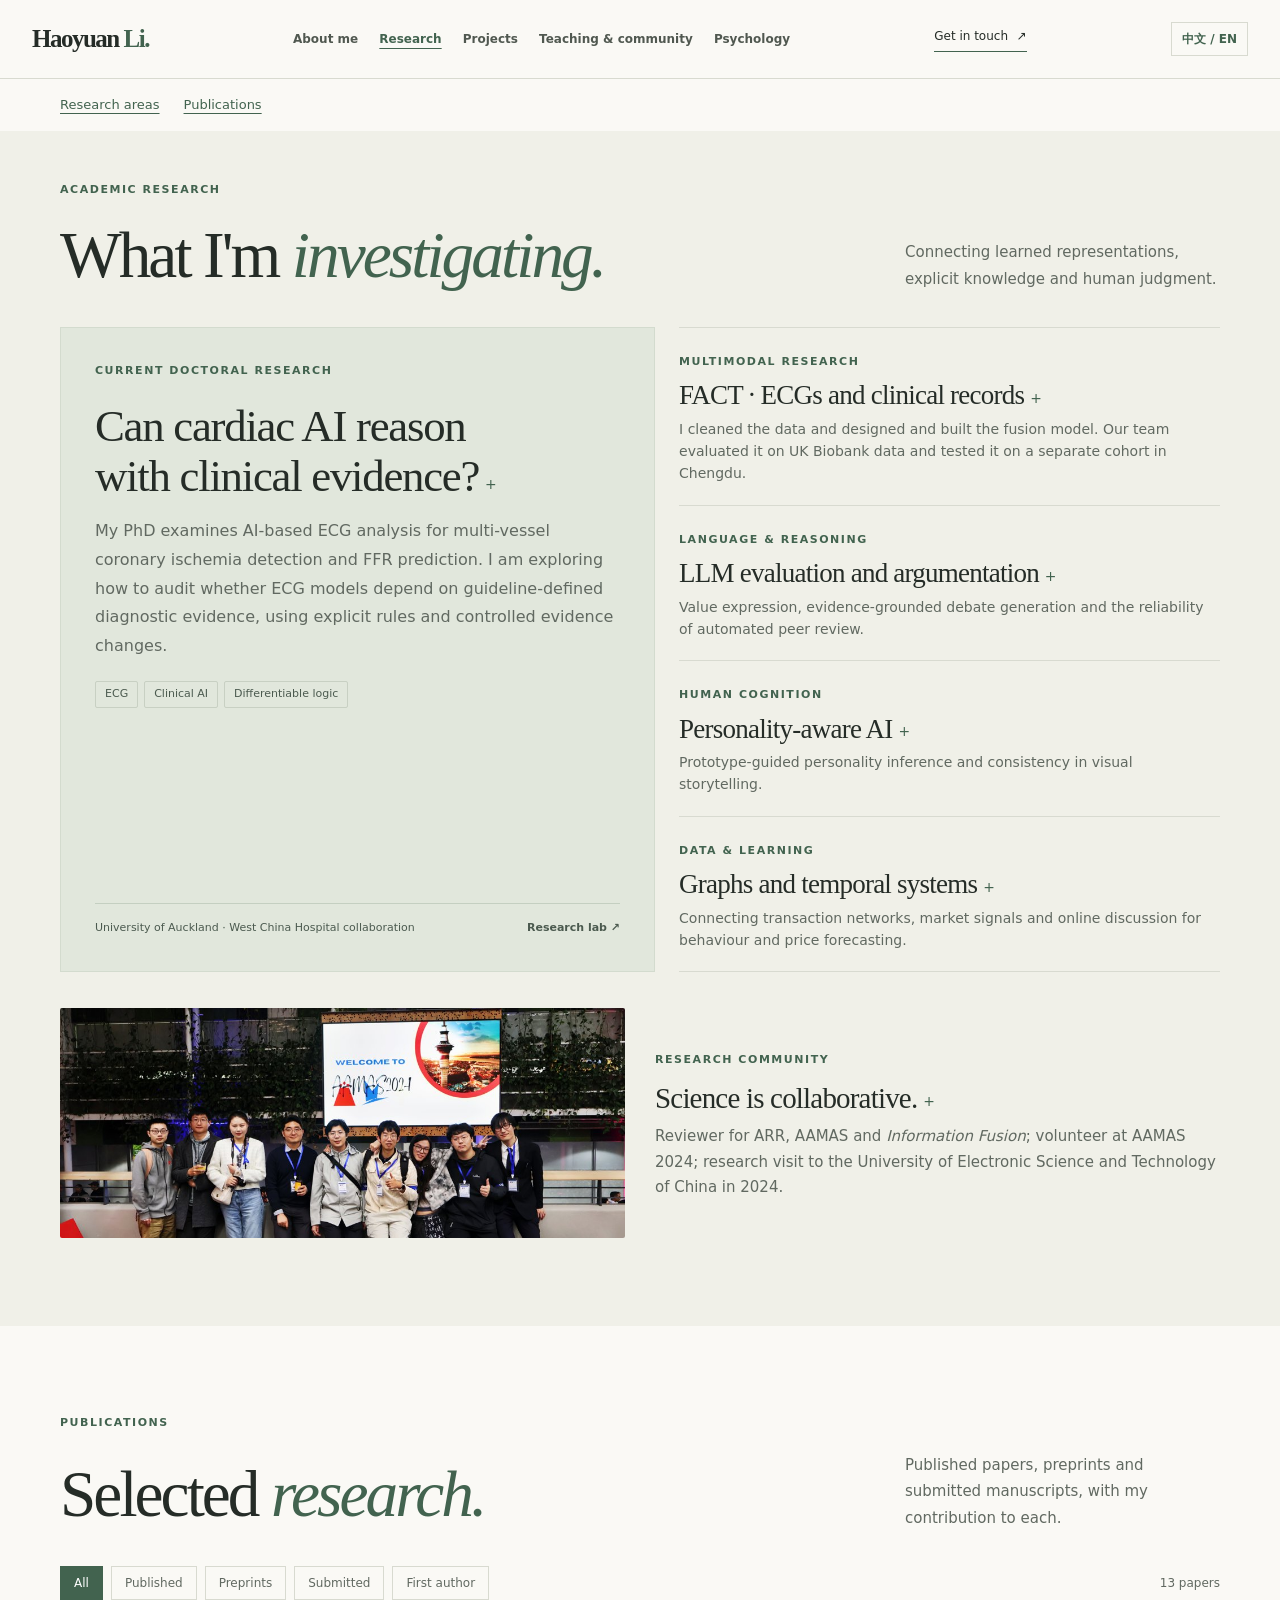
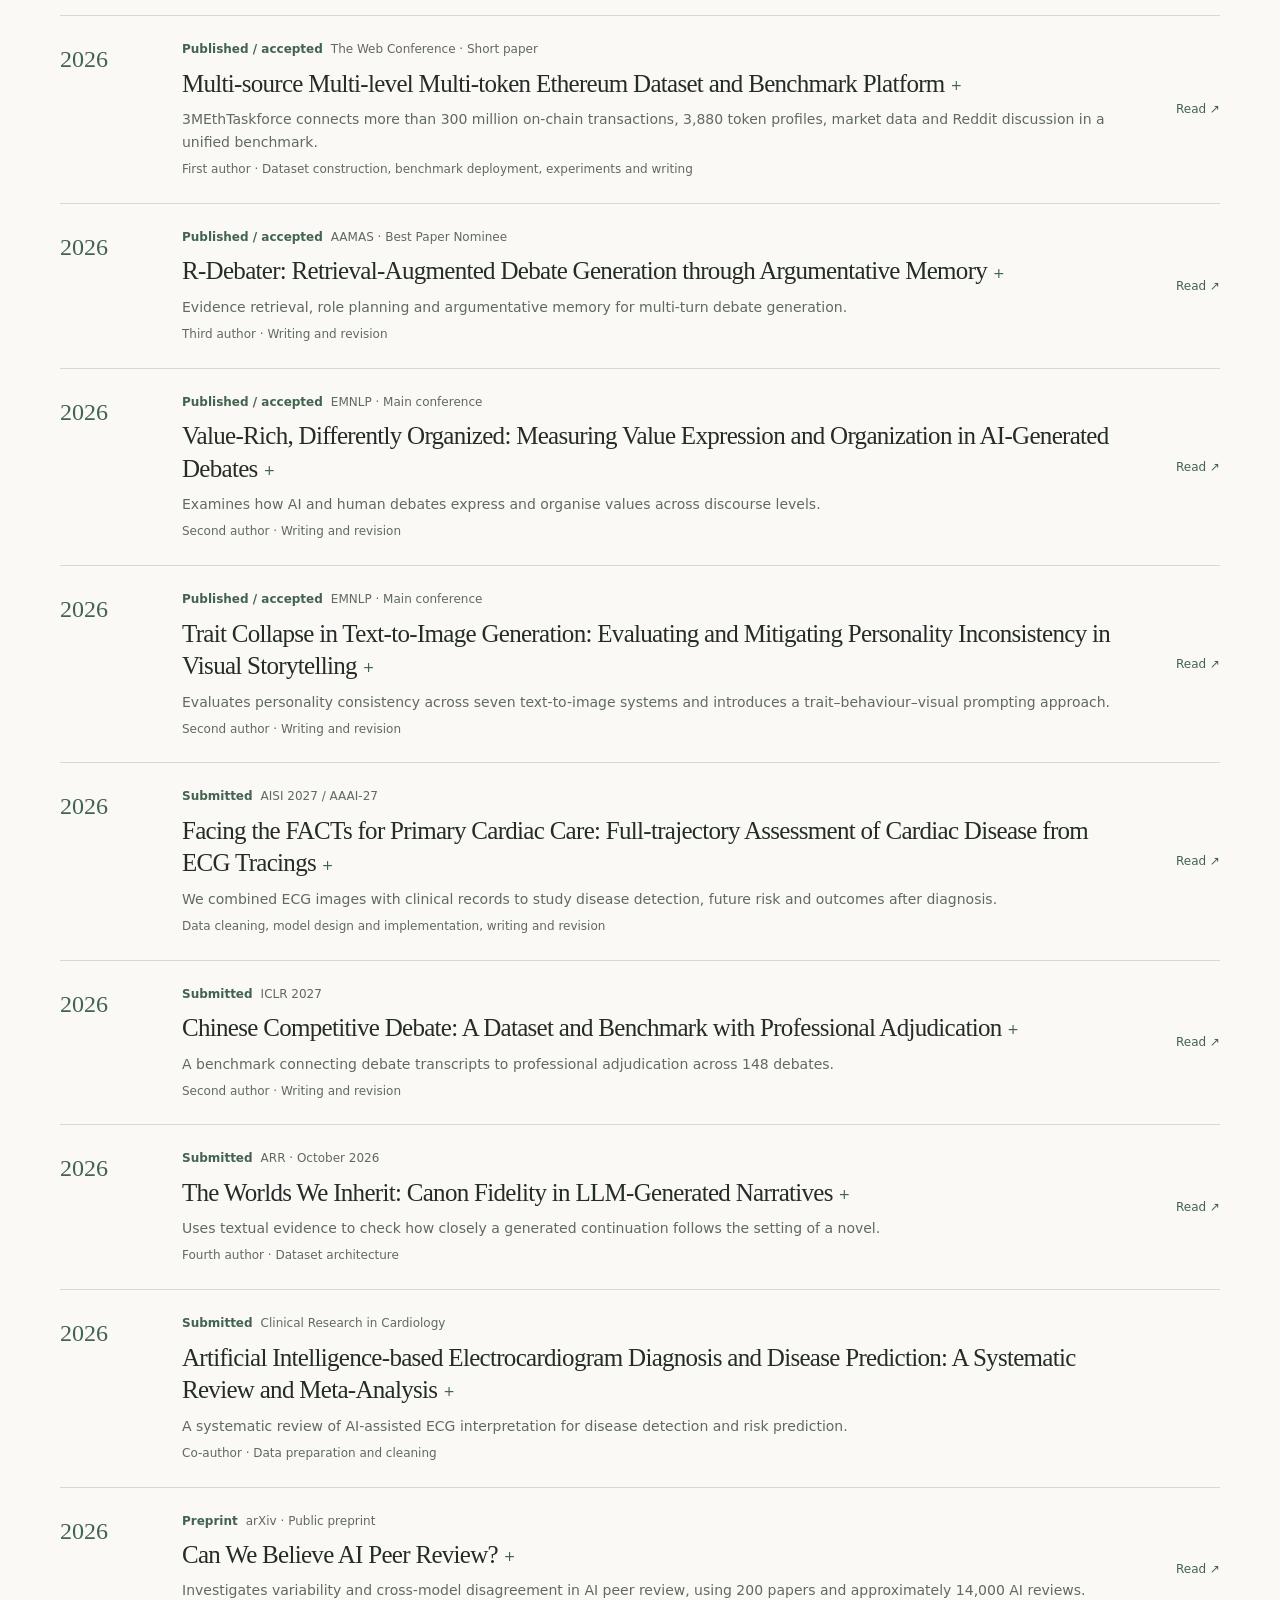
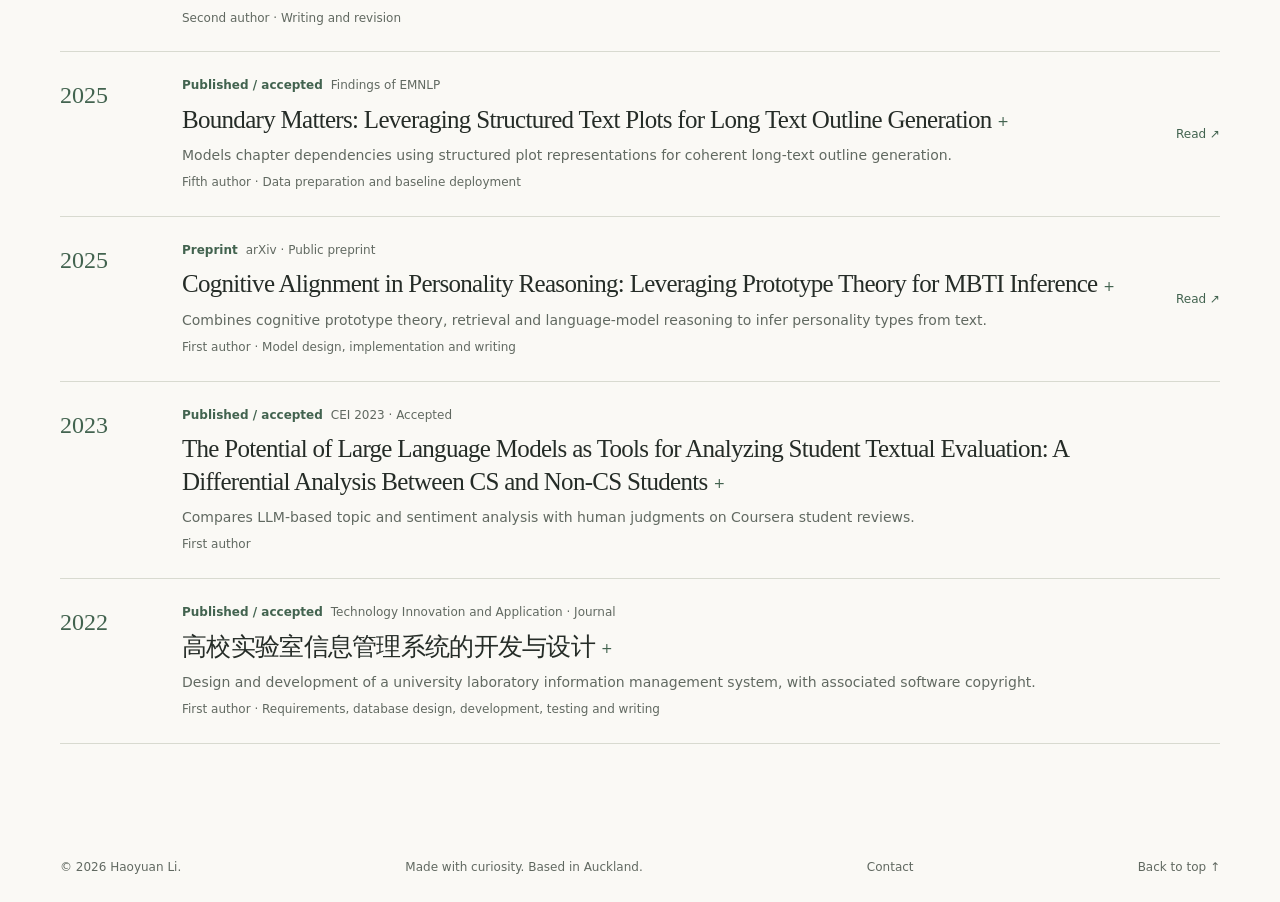
<file: research.html>
<!DOCTYPE html>
<html lang="en">
<head>
<meta charset="utf-8"><meta content="width=device-width,initial-scale=1" name="viewport"><meta content="#f8f7f2" name="theme-color"><meta content="Haoyuan (Erickson) Li — AI researcher, builder and educator based in Auckland, New Zealand." name="description"><title>Academic research · Haoyuan Li</title><link href="styles.css?v=home-about1" rel="stylesheet">
</head>
<body data-page="research">
<a class="skip" href="#main">Skip to content</a>
<header class="site-header"><div class="nav-wrap"><a class="brand" href="index.html">Haoyuan<span> Li.</span></a><button aria-controls="navLinks" aria-expanded="false" class="mobile-menu" id="menuToggle">Menu <span>☰</span></button><nav aria-label="Main navigation" id="navLinks"><a href="index.html#about">About me</a><a href="research.html" aria-current="page">Research</a><a href="projects.html">Projects</a><a href="community.html">Teaching &amp; community</a><a href="wellbeing.html">Psychology</a></nav><a class="nav-contact" href="index.html#contact">Get in touch <span>↗</span></a><a aria-label="切换中文" class="language-switch" href="research-zh.html">中文 / EN</a></div></header>
<main id="main">
<div class="page-index wrap"><a href="#research">Research areas</a><a href="#publications">Publications</a></div>
<section class="section wash" id="research"><div class="wrap"><div class="section-label">Academic research</div><div class="section-head"><h1 class="section-title">What I'm <em>investigating.</em></h1><p>Connecting learned representations, explicit knowledge and human judgment.</p></div><div class="research-grid"><article class="research-feature" data-detail-card="ecg"><div class="label">Current doctoral research</div><h3><button type="button" class="detail-trigger" data-detail="ecg" aria-haspopup="dialog" aria-controls="entry-dialog" aria-label="Read details — Can cardiac AI reason with clinical evidence?">Can cardiac AI reason with clinical evidence?<span class="detail-plus" aria-hidden="true">+</span></button></h3><p>My PhD examines AI-based ECG analysis for multi-vessel coronary ischemia detection and FFR prediction. I am exploring how to audit whether ECG models depend on guideline-defined diagnostic evidence, using explicit rules and controlled evidence changes.</p><div class="tags"><span>ECG</span><span>Clinical AI</span><span>Differentiable logic</span></div><div class="feature-bottom"><span>University of Auckland · West China Hospital collaboration</span><a href="https://www.liuailab.org/" rel="noopener noreferrer" target="_blank">Research lab ↗</a></div></article><div class="research-side"><article id="fact" data-detail-card="fact"><span class="label">Multimodal research</span><h3><button type="button" class="detail-trigger" data-detail="fact" aria-haspopup="dialog" aria-controls="entry-dialog">FACT · ECGs and clinical records<span class="detail-plus" aria-hidden="true">+</span></button></h3><p>I cleaned the data and designed and built the fusion model. Our team evaluated it on UK Biobank data and tested it on a separate cohort in Chengdu.</p></article><article data-detail-card="language"><span class="label">Language &amp; reasoning</span><h3><button type="button" class="detail-trigger" data-detail="language" aria-haspopup="dialog" aria-controls="entry-dialog" aria-label="Read details — LLM evaluation and argumentation">LLM evaluation and argumentation<span class="detail-plus" aria-hidden="true">+</span></button></h3><p>Value expression, evidence-grounded debate generation and the reliability of automated peer review.</p></article><article data-detail-card="personality"><span class="label">Human cognition</span><h3><button type="button" class="detail-trigger" data-detail="personality" aria-haspopup="dialog" aria-controls="entry-dialog" aria-label="Read details — Personality-aware AI">Personality-aware AI<span class="detail-plus" aria-hidden="true">+</span></button></h3><p>Prototype-guided personality inference and consistency in visual storytelling.</p></article><article data-detail-card="graphs"><span class="label">Data &amp; learning</span><h3><button type="button" class="detail-trigger" data-detail="graphs" aria-haspopup="dialog" aria-controls="entry-dialog" aria-label="Read details — Graphs and temporal systems">Graphs and temporal systems<span class="detail-plus" aria-hidden="true">+</span></button></h3><p>Connecting transaction networks, market signals and online discussion for behaviour and price forecasting.</p></article></div></div><div class="research-service" data-detail-card="service"><img alt="Academic group at a research visit" loading="lazy" src="assets/research.jpg"><div><span class="label">Research community</span><h3><button type="button" class="detail-trigger" data-detail="service" aria-haspopup="dialog" aria-controls="entry-dialog" aria-label="Read details — Science is collaborative.">Science is collaborative.<span class="detail-plus" aria-hidden="true">+</span></button></h3><p>Reviewer for ARR, AAMAS and <i>Information Fusion</i>; volunteer at AAMAS 2024; research visit to the University of Electronic Science and Technology of China in 2024.</p></div></div></div></section>
<section class="wrap section" id="publications"><div class="section-label">Publications</div><div class="section-head"><h2>Selected <em>research.</em></h2><p>Published papers, preprints and submitted manuscripts, with my contribution to each.</p></div><div class="pub-toolbar"><div aria-label="Filter publications" class="filters" role="group"><button aria-pressed="true" class="active" data-filter="all">All</button><button aria-pressed="false" data-filter="published">Published</button><button aria-pressed="false" data-filter="preprint">Preprints</button><button aria-pressed="false" data-filter="submitted">Submitted</button><button aria-pressed="false" data-filter="first">First author</button></div><span aria-live="polite" id="paperCount"></span></div><div id="paperList"></div><noscript><p>Please enable JavaScript to filter and display publications.</p></noscript></section>
</main><footer class="wrap"><span>© <span id="year">2026</span> Haoyuan Li.</span><span>Made with curiosity. Based in Auckland.</span><a href="index.html#contact">Contact</a><a href="#main">Back to top ↑</a></footer><dialog id="entry-dialog" aria-labelledby="detail-title"><div class="detail-panel"><div class="detail-bar"><span id="detail-section" class="label"></span><button type="button" id="detail-close" autofocus="autofocus">Close</button></div><h2 id="detail-title"></h2><div id="detail-body"></div></div></dialog><script src="details.en.js" defer></script><script defer src="publications.js"></script><script defer src="script.js?v=home-about1"></script></body></html>
</file>
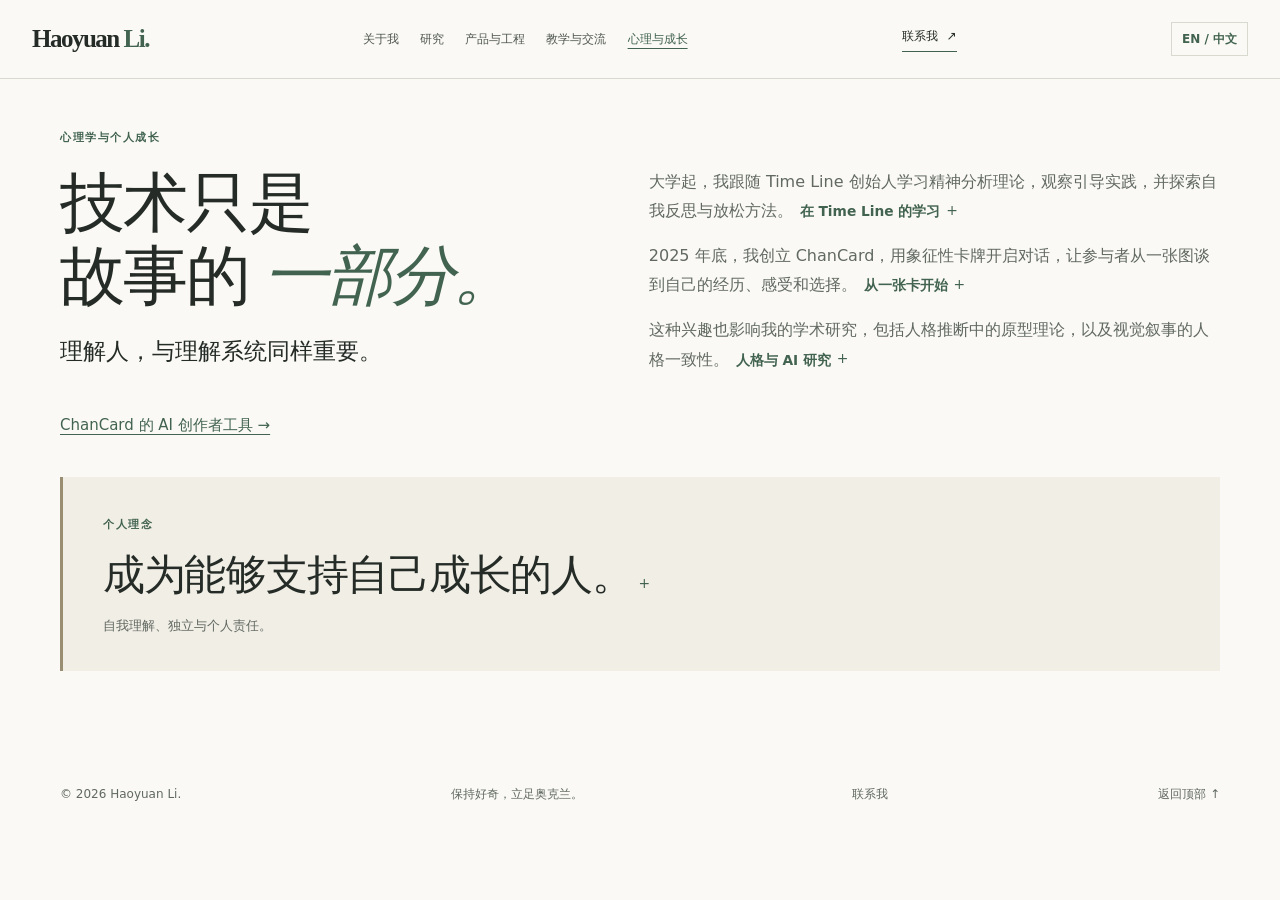
<file: wellbeing-zh.html>
<!DOCTYPE html>
<html lang="zh-CN">
<head>
<meta charset="utf-8"><meta content="width=device-width,initial-scale=1" name="viewport"><meta content="#f8f7f2" name="theme-color"><meta content="Haoyuan (Erickson) Li — 奥克兰的 AI 研究者、开发者与教育者。" name="description"><title>心理与个人成长 · Haoyuan Li</title><link href="styles.css?v=home-about1" rel="stylesheet">
</head>
<body data-page="wellbeing">
<a class="skip" href="#main">跳到正文</a>
<header class="site-header"><div class="nav-wrap"><a class="brand" href="zh.html">Haoyuan<span> Li.</span></a><button aria-controls="navLinks" aria-expanded="false" class="mobile-menu" id="menuToggle">菜单 <span>☰</span></button><nav aria-label="Main navigation" id="navLinks"><a href="zh.html#about">关于我</a><a href="research-zh.html">研究</a><a href="projects-zh.html">产品与工程</a><a href="community-zh.html">教学与交流</a><a href="wellbeing-zh.html" aria-current="page">心理与成长</a></nav><a class="nav-contact" href="zh.html#contact">联系我 <span>↗</span></a><a aria-label="Switch to English" class="language-switch" href="wellbeing.html">EN / 中文</a></div></header>
<main id="main">
<section class="wrap section" id="wellbeing"><div class="section-label">心理学与个人成长</div><div class="intro-grid"><div><h1 class="section-title">技术只是<br>故事的 <em>一部分。</em></h1><p class="lead">理解人，与理解系统同样重要。</p></div><div class="prose"><p data-detail-card="timeline">大学起，我跟随 Time Line 创始人学习精神分析理论，观察引导实践，并探索自我反思与放松方法。<button type="button" class="detail-trigger inline-detail" data-detail="timeline" aria-haspopup="dialog" aria-controls="entry-dialog" aria-label="查看详情 · 在 Time Line 的学习">在 Time Line 的学习<span class="detail-plus" aria-hidden="true">+</span></button></p><p id="chancard" data-detail-card="chancard">2025 年底，我创立 ChanCard，用象征性卡牌开启对话，让参与者从一张图谈到自己的经历、感受和选择。<button type="button" class="detail-trigger inline-detail" data-detail="chancard" aria-haspopup="dialog" aria-controls="entry-dialog" aria-label="查看详情 · 从一张卡开始">从一张卡开始<span class="detail-plus" aria-hidden="true">+</span></button></p><p data-detail-card="personality">这种兴趣也影响我的学术研究，包括人格推断中的原型理论，以及视觉叙事的人格一致性。<button type="button" class="detail-trigger inline-detail" data-detail="personality" aria-haspopup="dialog" aria-controls="entry-dialog" aria-label="查看详情 · 人格与 AI 研究">人格与 AI 研究<span class="detail-plus" aria-hidden="true">+</span></button></p></div></div><p class="related-case"><a href="projects-zh.html#creator-tools">ChanCard 的 AI 创作者工具 →</a></p><div class="wellbeing-note" data-detail-card="philosophy"><span class="label">个人理念</span><blockquote><button type="button" class="detail-trigger" data-detail="philosophy" aria-haspopup="dialog" aria-controls="entry-dialog" aria-label="查看详情 · 成为能够支持自己成长的人。">成为能够支持自己成长的人。<span class="detail-plus" aria-hidden="true">+</span></button></blockquote><p>自我理解、独立与个人责任。</p></div></section>
</main><footer class="wrap"><span>© <span id="year">2026</span> Haoyuan Li.</span><span>保持好奇，立足奥克兰。</span><a href="zh.html#contact">联系我</a><a href="#main">返回顶部 ↑</a></footer><dialog id="entry-dialog" aria-labelledby="detail-title"><div class="detail-panel"><div class="detail-bar"><span id="detail-section" class="label"></span><button type="button" id="detail-close" autofocus="autofocus">关闭</button></div><h2 id="detail-title"></h2><div id="detail-body"></div></div></dialog><script src="details.zh.js" defer></script><script defer src="script.js?v=home-about1"></script></body></html>
</file>
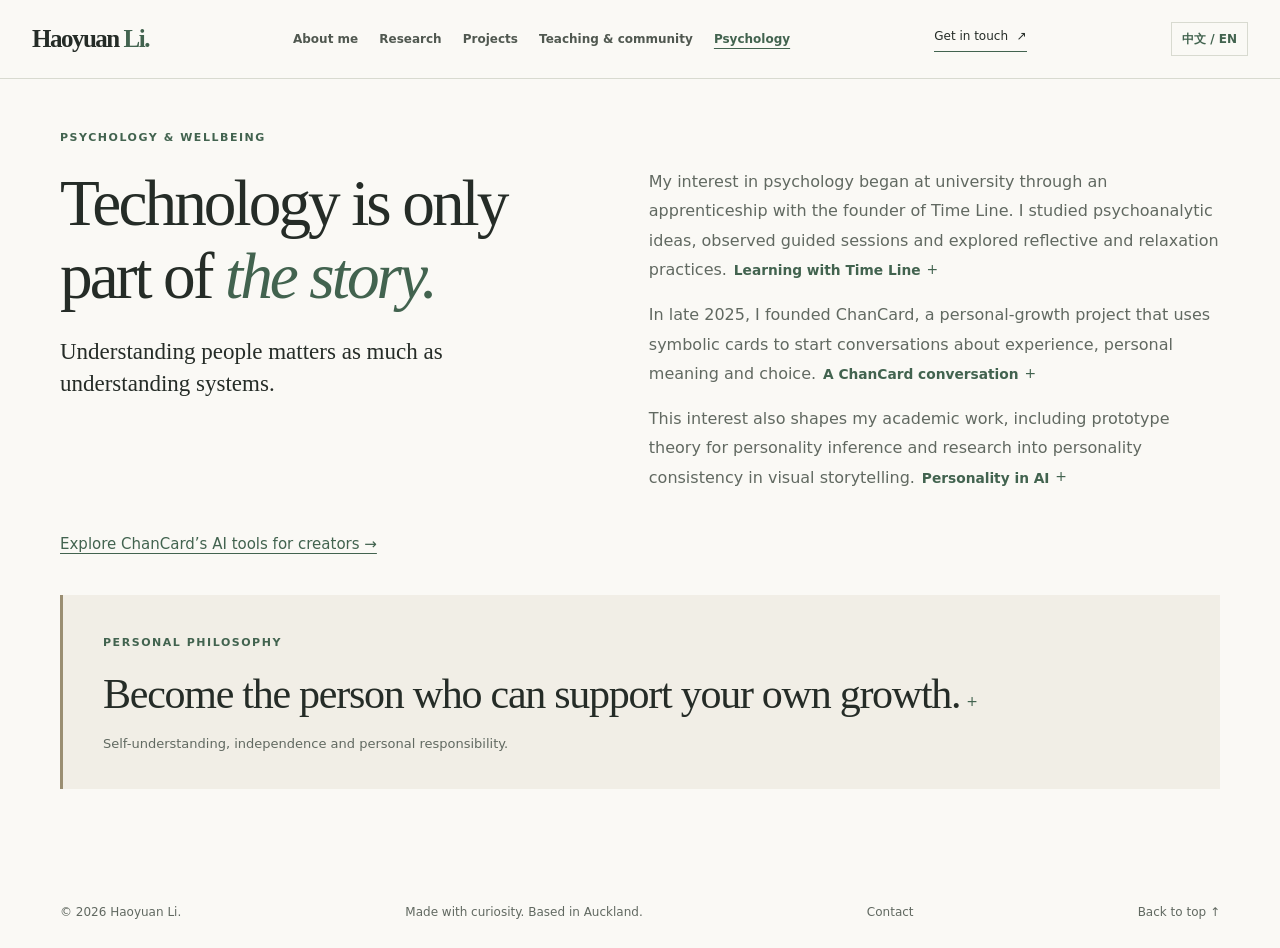
<file: wellbeing.html>
<!DOCTYPE html>
<html lang="en">
<head>
<meta charset="utf-8"><meta content="width=device-width,initial-scale=1" name="viewport"><meta content="#f8f7f2" name="theme-color"><meta content="Haoyuan (Erickson) Li — AI researcher, builder and educator based in Auckland, New Zealand." name="description"><title>Psychology &amp; personal growth · Haoyuan Li</title><link href="styles.css?v=home-about1" rel="stylesheet">
</head>
<body data-page="wellbeing">
<a class="skip" href="#main">Skip to content</a>
<header class="site-header"><div class="nav-wrap"><a class="brand" href="index.html">Haoyuan<span> Li.</span></a><button aria-controls="navLinks" aria-expanded="false" class="mobile-menu" id="menuToggle">Menu <span>☰</span></button><nav aria-label="Main navigation" id="navLinks"><a href="index.html#about">About me</a><a href="research.html">Research</a><a href="projects.html">Projects</a><a href="community.html">Teaching &amp; community</a><a href="wellbeing.html" aria-current="page">Psychology</a></nav><a class="nav-contact" href="index.html#contact">Get in touch <span>↗</span></a><a aria-label="切换中文" class="language-switch" href="wellbeing-zh.html">中文 / EN</a></div></header>
<main id="main">
<section class="wrap section" id="wellbeing"><div class="section-label">Psychology &amp; wellbeing</div><div class="intro-grid"><div><h1 class="section-title">Technology is only<br>part of <em>the story.</em></h1><p class="lead">Understanding people matters as much as understanding systems.</p></div><div class="prose"><p data-detail-card="timeline">My interest in psychology began at university through an apprenticeship with the founder of Time Line. I studied psychoanalytic ideas, observed guided sessions and explored reflective and relaxation practices.<button type="button" class="detail-trigger inline-detail" data-detail="timeline" aria-haspopup="dialog" aria-controls="entry-dialog" aria-label="Read details — Learning with Time Line">Learning with Time Line<span class="detail-plus" aria-hidden="true">+</span></button></p><p id="chancard" data-detail-card="chancard">In late 2025, I founded ChanCard, a personal-growth project that uses symbolic cards to start conversations about experience, personal meaning and choice.<button type="button" class="detail-trigger inline-detail" data-detail="chancard" aria-haspopup="dialog" aria-controls="entry-dialog" aria-label="Read details — A ChanCard conversation">A ChanCard conversation<span class="detail-plus" aria-hidden="true">+</span></button></p><p data-detail-card="personality">This interest also shapes my academic work, including prototype theory for personality inference and research into personality consistency in visual storytelling.<button type="button" class="detail-trigger inline-detail" data-detail="personality" aria-haspopup="dialog" aria-controls="entry-dialog" aria-label="Read details — Personality in AI">Personality in AI<span class="detail-plus" aria-hidden="true">+</span></button></p></div></div><p class="related-case"><a href="projects.html#creator-tools">Explore ChanCard’s AI tools for creators →</a></p><div class="wellbeing-note" data-detail-card="philosophy"><span class="label">Personal philosophy</span><blockquote><button type="button" class="detail-trigger" data-detail="philosophy" aria-haspopup="dialog" aria-controls="entry-dialog" aria-label="Read details — Become the person who can support your own growth.">Become the person who can support your own growth.<span class="detail-plus" aria-hidden="true">+</span></button></blockquote><p>Self-understanding, independence and personal responsibility.</p></div></section>
</main><footer class="wrap"><span>© <span id="year">2026</span> Haoyuan Li.</span><span>Made with curiosity. Based in Auckland.</span><a href="index.html#contact">Contact</a><a href="#main">Back to top ↑</a></footer><dialog id="entry-dialog" aria-labelledby="detail-title"><div class="detail-panel"><div class="detail-bar"><span id="detail-section" class="label"></span><button type="button" id="detail-close" autofocus="autofocus">Close</button></div><h2 id="detail-title"></h2><div id="detail-body"></div></div></dialog><script src="details.en.js" defer></script><script defer src="script.js?v=home-about1"></script></body></html>
</file>
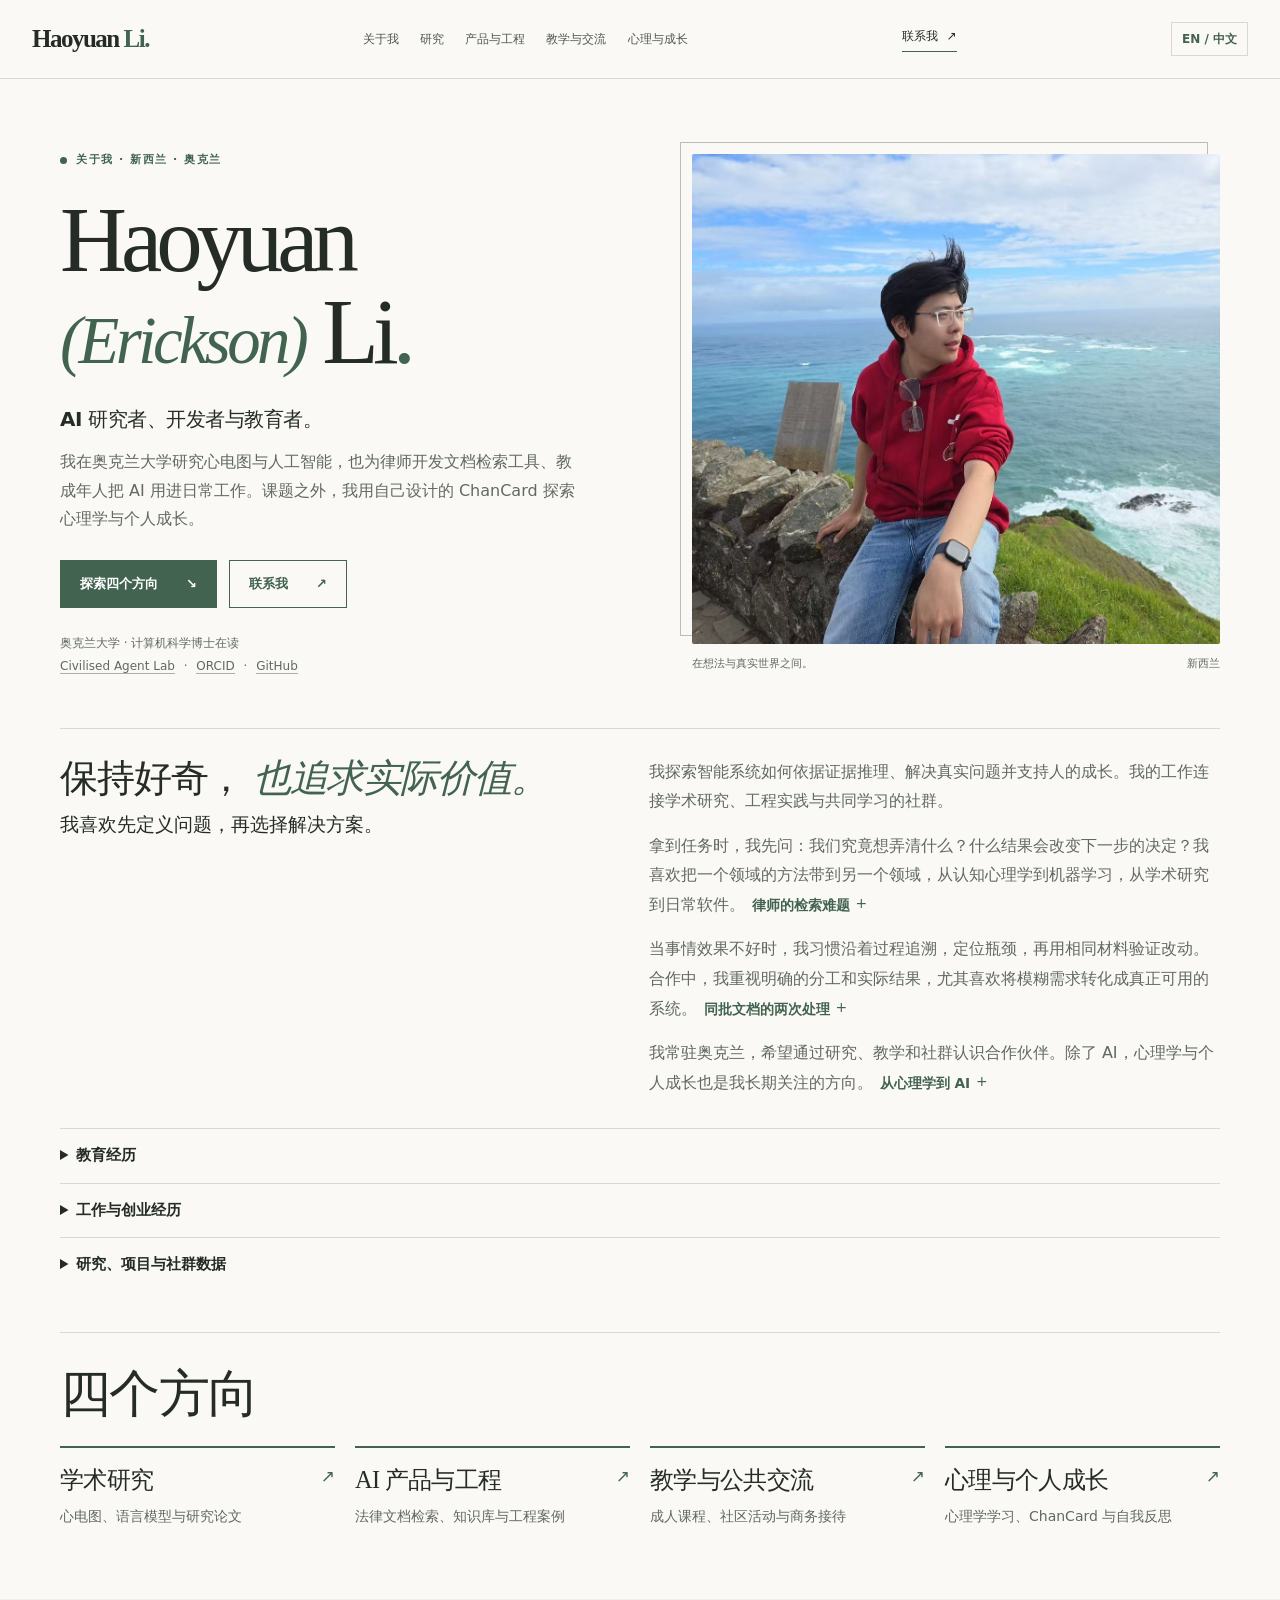
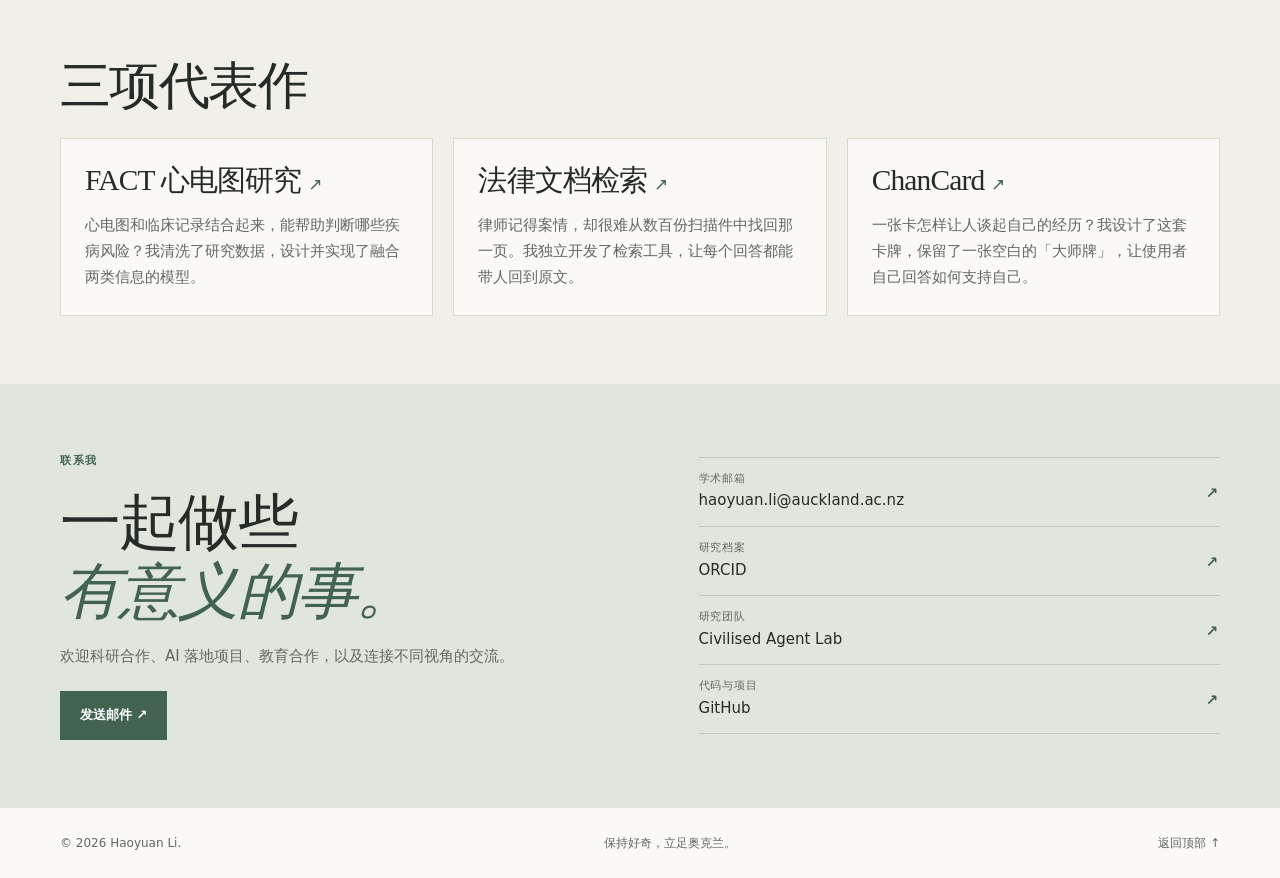
<file: zh.html>
<!DOCTYPE html>
<html lang="zh-CN">
<head>
<meta charset="utf-8"><meta content="width=device-width,initial-scale=1" name="viewport"><meta content="#f8f7f2" name="theme-color"><meta content="Haoyuan (Erickson) Li — 奥克兰的 AI 研究者、开发者与教育者。" name="description"><title>Haoyuan Li — 研究、实践与人</title><link href="styles.css?v=home-about1" rel="stylesheet">
</head>
<body data-page="home">
<a class="skip" href="#main">跳到正文</a>
<header class="site-header"><div class="nav-wrap"><a class="brand" href="zh.html">Haoyuan<span> Li.</span></a><button aria-controls="navLinks" aria-expanded="false" class="mobile-menu" id="menuToggle">菜单 <span>☰</span></button><nav aria-label="Main navigation" id="navLinks"><a href="#about">关于我</a><a href="research-zh.html">研究</a><a href="projects-zh.html">产品与工程</a><a href="community-zh.html">教学与交流</a><a href="wellbeing-zh.html">心理与成长</a></nav><a class="nav-contact" href="#contact">联系我 <span>↗</span></a><a aria-label="Switch to English" class="language-switch" href="index.html">EN / 中文</a></div></header>
<main id="main">
<section id="about" aria-label="关于我"><div class="wrap hero" id="home"><div class="hero-copy"><p class="eyebrow"><span class="small-dot"></span> 关于我 · 新西兰 · 奥克兰</p><h1>Haoyuan<br><em>(Erickson)</em> Li<span class="period">.</span></h1><p class="hero-role">AI 研究者、开发者与教育者。</p><p class="hero-intro">我在奥克兰大学研究心电图与人工智能，也为律师开发文档检索工具、教成年人把 AI 用进日常工作。课题之外，我用自己设计的 ChanCard 探索心理学与个人成长。</p><div class="hero-actions"><a class="button solid" href="#directions">探索四个方向 <span>↘</span></a><a class="button outline" href="#contact">联系我 <span>↗</span></a></div><p class="affiliation">奥克兰大学 · 计算机科学博士在读<br><a href="https://www.liuailab.org/" rel="noopener noreferrer" target="_blank">Civilised Agent Lab</a> <span>·</span> <a href="https://orcid.org/0009-0001-9783-4073" rel="noopener noreferrer" target="_blank">ORCID</a> <span>·</span> <a href="https://github.com/nine-mink" rel="noopener noreferrer" target="_blank">GitHub</a></p></div><figure class="hero-photo"><img alt="Haoyuan seated by the ocean" src="assets/portrait.jpg"><figcaption><span>在想法与真实世界之间。</span><span>新西兰</span></figcaption></figure></div>
<div class="wrap home-profile">
  <div class="intro-grid">
    <div><h2>保持好奇， <em>也追求实际价值。</em></h2><p class="lead">我喜欢先定义问题，再选择解决方案。</p></div>
    <div class="prose"><p>我探索智能系统如何依据证据推理、解决真实问题并支持人的成长。我的工作连接学术研究、工程实践与共同学习的社群。</p><p data-detail-card="approach">拿到任务时，我先问：我们究竟想弄清什么？什么结果会改变下一步的决定？我喜欢把一个领域的方法带到另一个领域，从认知心理学到机器学习，从学术研究到日常软件。<button type="button" class="detail-trigger inline-detail" data-detail="approach" aria-haspopup="dialog" aria-controls="entry-dialog" aria-label="查看详情 · 律师的检索难题">律师的检索难题<span class="detail-plus" aria-hidden="true">+</span></button></p><p data-detail-card="improve">当事情效果不好时，我习惯沿着过程追溯，定位瓶颈，再用相同材料验证改动。合作中，我重视明确的分工和实际结果，尤其喜欢将模糊需求转化成真正可用的系统。<button type="button" class="detail-trigger inline-detail" data-detail="improve" aria-haspopup="dialog" aria-controls="entry-dialog" aria-label="查看详情 · 同批文档的两次处理">同批文档的两次处理<span class="detail-plus" aria-hidden="true">+</span></button></p><p data-detail-card="connections">我常驻奥克兰，希望通过研究、教学和社群认识合作伙伴。除了 AI，心理学与个人成长也是我长期关注的方向。<button type="button" class="detail-trigger inline-detail" data-detail="connections" aria-haspopup="dialog" aria-controls="entry-dialog" aria-label="查看详情 · 从心理学到 AI">从心理学到 AI<span class="detail-plus" aria-hidden="true">+</span></button></p></div>
  </div>
  <details id="education"><summary>教育经历</summary><p class="profile-period">2017 — 至今</p><div class="timeline"><article data-detail-card="phd"><time>2026 年 4 月 — 至今</time><div><h4><button type="button" class="detail-trigger" data-detail="phd" aria-haspopup="dialog" aria-controls="entry-dialog" aria-label="查看详情 · 计算机科学博士">计算机科学博士<span class="detail-plus" aria-hidden="true">+</span></button></h4><p>奥克兰大学 · 导师： <a href="https://profiles.auckland.ac.nz/jiamou-liu" rel="noopener noreferrer" target="_blank">Jiamou Liu</a></p><p>AI 心电图分析、多支冠脉缺血检测与血流储备分数预测。</p></div><span class="tag">在读</span></article><article data-detail-card="masters"><time>2023 年 2 月 — 2024 年 11 月</time><div><h4><button type="button" class="detail-trigger" data-detail="masters" aria-haspopup="dialog" aria-controls="entry-dialog" aria-label="查看详情 · 计算机科学硕士">计算机科学硕士<span class="detail-plus" aria-hidden="true">+</span></button></h4><p>奥克兰大学 · 一等荣誉 · 硕士论文 A+</p><p>机器学习、海量数据算法、数据挖掘与软件开发。</p></div></article><article data-detail-card="bachelor"><time>2017 年 9 月 — 2021 年 7 月</time><div><h4><button type="button" class="detail-trigger" data-detail="bachelor" aria-haspopup="dialog" aria-controls="entry-dialog" aria-label="查看详情 · 计算机科学本科">计算机科学本科<span class="detail-plus" aria-hidden="true">+</span></button></h4><p>山东理工大学 · 软件开发与系统设计。</p></div></article><article data-detail-card="exchange"><time>2019 年 8 — 9 月</time><div><h4><button type="button" class="detail-trigger" data-detail="exchange" aria-haspopup="dialog" aria-controls="entry-dialog" aria-label="查看详情 · 交换学习">交换学习<span class="detail-plus" aria-hidden="true">+</span></button></h4><p>印度 Vellore Institute of Technology。</p></div></article></div></details>
  <details id="experience"><summary>工作与创业经历</summary><div class="section-head"><h3>角色、 <em>责任</em><br>与成长。</h3><p>科研、教学、产品交付与独立创业。</p></div><div class="timeline"><article><time>2026 — 至今</time><div><h4><a href="community-zh.html#future-academy-team">Future Academy · 创始团队成员 ↗</a></h4></div><span class="tag">进行中</span></article><article data-detail-card="consultant"><time>2026 — 至今</time><div><h4><button type="button" class="detail-trigger" data-detail="consultant" aria-haspopup="dialog" aria-controls="entry-dialog" aria-label="查看详情 · 独立 AI 开发者与顾问">独立 AI 开发者与顾问<span class="detail-plus" aria-hidden="true">+</span></button></h4><p>文档智能、个人知识系统、工作流设计与工程实现。</p></div></article><article data-detail-card="mentoring"><time>连续三年</time><div><h4><button type="button" class="detail-trigger" data-detail="mentoring" aria-haspopup="dialog" aria-controls="entry-dialog" aria-label="查看详情 · 奥克兰大学 · Professional Casual – Student Advice">奥克兰大学 · Professional Casual – Student Advice<span class="detail-plus" aria-hidden="true">+</span></button></h4><p>每期指导约 3–5 名西南大学来访学生。2026 年，我用 UK Biobank 数据设计机器学习课题，带学生完成模型训练，小组获得当期一等奖。</p></div></article><article data-detail-card="marker"><time>2024 年 7 — 11 月</time><div><h4><button type="button" class="detail-trigger" data-detail="marker" aria-haspopup="dialog" aria-controls="entry-dialog" aria-label="查看详情 · 奥克兰大学 · CS367 Marker">奥克兰大学 · CS367 Marker<span class="detail-plus" aria-hidden="true">+</span></button></h4><p>为约 40 名本科生批改每周作业并提供反馈。</p></div></article><article data-detail-card="studio"><time>本科期间</time><div><h4><button type="button" class="detail-trigger" data-detail="studio" aria-haspopup="dialog" aria-controls="entry-dialog" aria-label="查看详情 · 个人软件工作室">个人软件工作室<span class="detail-plus" aria-hidden="true">+</span></button></h4><p>大二暑假在酒店做前台时，我发现存酒标签常和纸本记录对不上，便向老板提议，独立开发了存酒管理系统。</p></div></article></div></details>
  <details id="highlights"><summary>研究、项目与社群数据</summary><div class="stats-strip"><div data-detail-card="eth"><strong><button type="button" class="detail-trigger" data-detail="eth" aria-haspopup="dialog" aria-controls="entry-dialog" aria-label="查看详情 · 300M+ 已发表研究数据集中的链上交易">300M+</button></strong><span class="stat-caption">已发表研究数据集中的链上交易<span class="detail-plus" aria-hidden="true">+</span></span></div><div data-detail-card="atlas"><strong><button type="button" class="detail-trigger" data-detail="atlas" aria-haspopup="dialog" aria-controls="entry-dialog" aria-label="查看详情 · 102 独立研究的 AI 应用案例">102</button></strong><span class="stat-caption">独立研究的 AI 应用案例<span class="detail-plus" aria-hidden="true">+</span></span></div><div data-detail-card="legal"><strong><button type="button" class="detail-trigger" data-detail="legal" aria-haspopup="dialog" aria-controls="entry-dialog" aria-label="查看详情 · 12–72 天 原文档处理预计耗时，改造后缩短至十几个小时">12–72 天</button></strong><span class="stat-caption">原文档处理预计耗时，改造后缩短至十几个小时<span class="detail-plus" aria-hidden="true">+</span></span></div><div data-detail-card="horizon"><strong><button type="button" class="detail-trigger" data-detail="horizon" aria-haspopup="dialog" aria-controls="entry-dialog" aria-label="查看详情 · 400+ 社群活动累计参与人次（估计）">400+</button></strong><span class="stat-caption">社群活动累计参与人次（估计）<span class="detail-plus" aria-hidden="true">+</span></span></div></div></details>
</div></section>
<section class="wrap destinations" id="directions"><h2>四个方向</h2><div class="direction-grid"><a class="direction-link" href="research-zh.html"><h3>学术研究</h3><span aria-hidden="true">↗</span><p>心电图、语言模型与研究论文</p></a>
<a class="direction-link" href="projects-zh.html"><h3>AI 产品与工程</h3><span aria-hidden="true">↗</span><p>法律文档检索、知识库与工程案例</p></a>
<a class="direction-link" href="community-zh.html"><h3>教学与公共交流</h3><span aria-hidden="true">↗</span><p>成人课程、社区活动与商务接待</p></a>
<a class="direction-link" href="wellbeing-zh.html"><h3>心理与个人成长</h3><span aria-hidden="true">↗</span><p>心理学学习、ChanCard 与自我反思</p></a></div></section>
<section class="selected-work" id="selected-work"><div class="wrap"><h2>三项代表作</h2><div class="work-grid"><article><h3><a href="research-zh.html#fact">FACT 心电图研究 <span aria-hidden="true">↗</span></a></h3><p>心电图和临床记录结合起来，能帮助判断哪些疾病风险？我清洗了研究数据，设计并实现了融合两类信息的模型。</p></article><article><h3><a href="projects-zh.html#legal">法律文档检索 <span aria-hidden="true">↗</span></a></h3><p>律师记得案情，却很难从数百份扫描件中找回那一页。我独立开发了检索工具，让每个回答都能带人回到原文。</p></article><article><h3><a href="wellbeing-zh.html#chancard">ChanCard <span aria-hidden="true">↗</span></a></h3><p>一张卡怎样让人谈起自己的经历？我设计了这套卡牌，保留了一张空白的「大师牌」，让使用者自己回答如何支持自己。</p></article></div></div></section>
<section class="contact-section" id="contact"><div class="wrap contact-grid"><div><div class="section-label">联系我</div><h2>一起做些<br><em>有意义的事。</em></h2><p>欢迎科研合作、AI 落地项目、教育合作，以及连接不同视角的交流。</p><a class="button solid" href="mailto:haoyuan.li@auckland.ac.nz">发送邮件 ↗</a></div><div class="contact-links"><a href="mailto:haoyuan.li@auckland.ac.nz"><span>学术邮箱</span>haoyuan.li@auckland.ac.nz <b>↗</b></a><a href="https://orcid.org/0009-0001-9783-4073" rel="noopener noreferrer" target="_blank"><span>研究档案</span>ORCID <b>↗</b></a><a href="https://www.liuailab.org/" rel="noopener noreferrer" target="_blank"><span>研究团队</span>Civilised Agent Lab <b>↗</b></a><a href="https://github.com/nine-mink" rel="noopener noreferrer" target="_blank"><span>代码与项目</span>GitHub <b>↗</b></a></div></div></section>
</main><footer class="wrap"><span>© <span id="year">2026</span> Haoyuan Li.</span><span>保持好奇，立足奥克兰。</span><a href="#home">返回顶部 ↑</a></footer><dialog id="entry-dialog" aria-labelledby="detail-title"><div class="detail-panel"><div class="detail-bar"><span id="detail-section" class="label"></span><button type="button" id="detail-close" autofocus="autofocus">关闭</button></div><h2 id="detail-title"></h2><div id="detail-body"></div></div></dialog><script src="details.zh.js" defer></script><script defer src="script.js?v=home-about1"></script></body></html>
</file>
<file: styles.css>
:root{--paper:#faf9f5;--wash:#f0f0e8;--ink:#252c27;--muted:#616961;--accent:#42634f;--line:#d8dad0;--serif:Georgia,'Times New Roman',serif;--sans:system-ui,-apple-system,BlinkMacSystemFont,'Segoe UI',Arial,sans-serif}*{box-sizing:border-box}html{scroll-behavior:smooth;scroll-padding-top:94px}body{margin:0;background:var(--paper);color:var(--ink);font-family:var(--sans);font-size:15px;line-height:1.7}a{color:inherit;text-decoration:none}a:hover{color:var(--accent)}a:focus-visible,button:focus-visible,summary:focus-visible,[tabindex]:focus-visible{outline:2px solid var(--accent);outline-offset:5px}button{font:inherit;cursor:pointer}img{display:block;width:100%;height:auto}h1,h2,h3,h4,p,figure,blockquote{margin:0}h1,h2,h3,h4{font-weight:400;line-height:1.12}h1,h2,h3{font-family:var(--serif)}em{font-weight:400;color:var(--accent)}h2{font-size:clamp(40px,5.1vw,68px);letter-spacing:-.045em}h3{font-size:29px;letter-spacing:-.028em}h4{font-size:18px;font-weight:600;line-height:1.4}p{color:var(--muted)}.wrap{width:min(1160px,calc(100% - 96px));margin:0 auto}.skip{position:fixed;top:-100px;left:12px;z-index:100;background:white;padding:10px}.skip:focus{top:12px}.site-header{position:sticky;top:0;z-index:20;background:rgba(250,249,245,.97);border-bottom:1px solid var(--line)}.nav-wrap{width:min(1320px,calc(100% - 64px));min-height:78px;margin:auto;display:flex;align-items:center;justify-content:space-between;gap:24px}.brand{font-family:var(--serif);font-weight:700;font-size:25px;letter-spacing:-.06em;white-space:nowrap}.brand span{color:var(--accent)}nav{display:flex;gap:clamp(12px,1.65vw,25px);align-items:center}nav a{font-size:12px;font-weight:550;color:#505850;white-space:nowrap}nav a:hover,.text-link:hover{text-decoration:underline;text-underline-offset:5px}.nav-contact{font-size:12px;border-bottom:1px solid var(--accent);white-space:nowrap;padding-bottom:4px}.nav-contact span{padding-left:5px}.mobile-menu{display:none;background:none;border:none}.hero{display:grid;grid-template-columns:1.05fr 1fr;align-items:center;gap:clamp(36px,6vw,90px);padding-top:72px;padding-bottom:50px}.eyebrow,.section-label,.label{font-size:11px;letter-spacing:.14em;text-transform:uppercase;font-weight:650;color:var(--accent)}.eyebrow{display:flex;align-items:center;gap:9px;margin-bottom:24px}.small-dot{width:7px;height:7px;border-radius:50%;background:var(--accent)}h1{font-size:clamp(63px,7.25vw,105px);letter-spacing:-.065em;line-height:.99}.hero h1 em{font-size:.72em;letter-spacing:-.055em}.period{color:var(--accent)}.hero-role{font-size:20px;font-weight:550;color:var(--ink);margin:25px 0 12px;letter-spacing:-.025em}.hero-intro{font-size:16px;line-height:1.78;max-width:520px}.hero-actions{display:flex;gap:12px;flex-wrap:wrap;margin:26px 0 24px}.button{display:inline-flex;align-items:center;justify-content:center;gap:28px;padding:12px 19px;border:1px solid var(--accent);font-size:13px;font-weight:600;transition:background .15s,color .15s}.button.solid{background:var(--accent);color:white}.button.solid:hover{background:#304b3b}.button.outline{color:var(--accent)}.button.outline:hover{background:#e9ede5}.affiliation{font-size:12px;line-height:1.9}.affiliation a{border-bottom:1px solid #a8b3a6}.affiliation span{padding:0 5px}.hero-photo{position:relative;align-self:center}.hero-photo img{height:clamp(360px,40vw,490px);object-fit:cover;object-position:46% 50%;border-radius:2px}.hero-photo:before{content:'';position:absolute;inset:-12px 12px 38px -12px;border:1px solid #b7c0af;pointer-events:none;z-index:-1}.hero-photo figcaption{display:flex;justify-content:space-between;gap:12px;font-size:11px;color:var(--muted);padding:11px 0 0}.stats-strip{border-top:1px solid var(--line);border-bottom:1px solid var(--line);display:grid;grid-template-columns:repeat(4,1fr);padding:24px 0;gap:0}.stats-strip div{padding:0 23px;border-left:1px solid var(--line)}.stats-strip div:first-child{border-left:none;padding-left:0}.stats-strip strong{font-family:var(--serif);font-weight:400;font-size:35px;letter-spacing:-.04em;line-height:1.15;display:block;color:var(--accent)}.stats-strip span{display:block;font-size:12px;line-height:1.5;color:var(--muted);margin-top:7px;max-width:220px}.section{padding-top:88px;padding-bottom:88px}.section-label{margin-bottom:19px}.intro-grid{display:grid;grid-template-columns:.95fr 1.05fr;gap:72px}.lead{font-family:var(--serif);font-size:23px;color:var(--ink);line-height:1.4;margin-top:23px;max-width:450px}.prose p{margin-bottom:15px;font-size:16px;line-height:1.85}.subhead,.gallery-header{margin-top:46px;padding-bottom:14px;display:flex;align-items:baseline;justify-content:space-between;border-bottom:1px solid var(--line)}.subhead span{font-size:12px;color:var(--muted)}.timeline article{display:grid;grid-template-columns:200px minmax(0,1fr) auto;gap:24px;padding:21px 0;border-bottom:1px solid var(--line);align-items:start}.timeline time{color:var(--muted);font-size:13px;padding-top:3px}.timeline p{font-size:14px;line-height:1.65;margin-top:5px}.timeline a{text-decoration:underline;text-underline-offset:3px}.tag{font-size:11px;background:#e9ede3;color:var(--accent);padding:2px 8px;white-space:nowrap}.wash{background:var(--wash)}.section-head{display:flex;justify-content:space-between;align-items:end;gap:32px;margin-bottom:35px}.section-head>p{max-width:315px;font-size:15px;line-height:1.75}.research-grid{display:grid;grid-template-columns:1.1fr 1fr;gap:24px}.research-feature{background:#e1e7dc;border:1px solid #d3dbce;padding:34px;display:flex;flex-direction:column;min-height:350px}.research-feature h3{font-size:clamp(31px,3.5vw,48px);margin:20px 0 16px;max-width:450px}.research-feature p{font-size:16px;line-height:1.8}.tags{display:flex;flex-wrap:wrap;gap:6px;margin-top:20px}.tags span{font-size:11px;padding:3px 9px;border:1px solid #c8d0c3;border-radius:2px;color:#4b5a4f}.feature-bottom{display:flex;align-items:flex-end;justify-content:space-between;gap:10px;border-top:1px solid #c4cfc1;padding-top:15px;margin-top:auto;font-size:11px;color:#4b5a4f}.feature-bottom a{white-space:nowrap;font-weight:600}.research-side{display:grid;gap:0;border-top:1px solid var(--line)}.research-side article{border-bottom:1px solid var(--line);padding:20px 0}.research-side h3{margin:7px 0;font-size:27px}.research-side p{font-size:14px;line-height:1.6}.research-service{display:grid;grid-template-columns:1fr 1fr;gap:30px;align-items:center;margin-top:36px}.research-service img{height:230px;object-fit:cover;border-radius:2px}.research-service h3{margin:10px 0}.pub-toolbar{display:flex;justify-content:space-between;align-items:center;border-bottom:1px solid var(--line);gap:10px;padding-bottom:15px}.filters{display:flex;gap:8px;flex-wrap:wrap}.filters button{border:1px solid var(--line);background:transparent;color:var(--muted);padding:6px 13px;font-size:12px}.filters button.active{background:var(--accent);color:white;border-color:var(--accent)}#paperCount{font-size:12px;color:var(--muted);white-space:nowrap}.paper{display:grid;grid-template-columns:100px minmax(0,1fr) 70px;gap:22px;padding:23px 0;border-bottom:1px solid var(--line)}.paper-year{font-family:var(--serif);font-size:24px;color:var(--accent)}.paper-meta{display:flex;flex-wrap:wrap;gap:8px;align-items:center;color:var(--muted);font-size:12px}.paper-meta span:first-child{font-weight:650;color:var(--accent)}.paper h3{font-size:25px;margin:8px 0;line-height:1.3}.paper h3 a:hover{text-decoration:underline;text-underline-offset:4px}.paper p{font-size:14px;line-height:1.65}.paper .contribution{font-size:12px;margin-top:6px}.paper-link{font-size:12px;color:var(--accent);justify-self:end;align-self:center;white-space:nowrap}.note{font-size:12px;margin-top:14px;color:var(--muted)}.project-grid{display:grid;grid-template-columns:repeat(2,minmax(0,1fr));gap:15px}.project{padding:27px 30px;background:var(--paper);border:1px solid var(--line);min-height:240px;display:flex;flex-direction:column;align-items:flex-start}.project.featured{background:#e3e9df;border-color:#cbd5c7}.project h3{font-size:31px;margin:12px 0}.project p{font-size:14px;line-height:1.75;margin-bottom:10px}.metric{font-family:var(--serif);color:var(--accent);font-size:35px;letter-spacing:-.045em;line-height:1.2;margin:0 0 12px}.metric span{font-family:var(--sans);font-size:23px}.metric small{font-size:22px}.text-link{color:var(--accent);font-size:13px;font-weight:650;margin-top:auto;padding-top:7px}.other-projects{border-top:1px solid var(--line);border-bottom:1px solid var(--line);margin-top:27px}.other-projects summary{display:flex;justify-content:space-between;cursor:pointer;padding:17px 0;list-style:none;font-weight:600}.other-projects summary::-webkit-details-marker{display:none}.other-projects[open] summary span{transform:rotate(45deg)}.other-projects p{padding-bottom:10px;font-size:14px}.wellbeing-note{margin-top:38px;background:#f1eee6;padding:34px 40px;border-left:3px solid #9a8e72}.wellbeing-note blockquote{font-family:var(--serif);font-size:clamp(26px,4vw,42px);line-height:1.25;letter-spacing:-.03em;margin:13px 0}.wellbeing-note p{font-size:13px}.community-grid{display:grid;grid-template-columns:1.16fr 1fr;gap:20px}.community-main{background:var(--paper);border:1px solid var(--line)}.community-main>img{height:300px;object-fit:cover;object-position:center 45%}.photo-copy{padding:25px}.photo-copy h3{font-size:34px;margin:10px 0}.photo-copy p{font-size:14px;margin-top:10px}.community-side{display:grid;gap:20px}.community-side article{display:grid;grid-template-columns:40% 1fr;border:1px solid var(--line);background:var(--paper);overflow:hidden;align-items:stretch}.community-side img{height:100%;min-height:180px;object-fit:cover}.community-side article>div{padding:21px}.community-side h3{font-size:25px;margin:8px 0}.community-side p{font-size:13px;line-height:1.65}.gallery-controls{display:flex;gap:8px}.gallery-controls button{background:none;border:1px solid #b9c3b5;color:var(--accent);width:37px;height:34px}.gallery{display:flex;gap:14px;overflow:auto;scroll-snap-type:x mandatory;padding:16px 0 12px;scrollbar-width:thin}.gallery figure{min-width:calc((100% - 42px)/4);flex:0 0 calc((100% - 42px)/4);scroll-snap-align:start}.gallery img{height:190px;object-fit:cover;object-position:center 45%;border-radius:2px}.gallery figcaption{font-size:12px;color:var(--muted);padding-top:8px}.contact-section{background:#e0e6db;padding:68px 0}.contact-grid{display:grid;grid-template-columns:1.1fr 1fr;gap:65px;align-items:center}.contact-grid h2{font-size:clamp(38px,4.8vw,61px)}.contact-grid p{margin:18px 0 22px;max-width:480px}.contact-links{border-top:1px solid #c0cabb}.contact-links a{display:block;position:relative;border-bottom:1px solid #c0cabb;padding:12px 26px 12px 0;font-size:15px;overflow-wrap:anywhere}.contact-links span{display:block;color:var(--muted);font-size:11px;letter-spacing:.08em;text-transform:uppercase}.contact-links b{position:absolute;right:2px;top:23px;color:var(--accent)}footer{display:flex;justify-content:space-between;align-items:center;gap:16px;font-size:12px;color:var(--muted);padding:25px 0}footer a{white-space:nowrap}@media(max-width:1050px){.nav-wrap{width:calc(100% - 48px);gap:16px}.nav-contact{display:none}.wrap{width:calc(100% - 64px)}.hero{gap:36px}.intro-grid{gap:42px}.community-side article{grid-template-columns:1fr}.community-side img{height:140px;min-height:0}.community-side article>div{padding:15px}.community-main>img{height:320px}.research-feature{min-height:390px}.feature-bottom{margin-top:24px}}@media(max-width:940px){html{scroll-padding-top:72px}.nav-wrap{width:calc(100% - 36px);min-height:64px}.mobile-menu{display:block;font-size:13px;color:var(--ink);padding:8px 0}.mobile-menu span{margin-left:4px}nav{display:none;position:absolute;top:63px;left:0;right:0;background:var(--paper);border-bottom:1px solid var(--line);padding:15px 20px;flex-direction:column;align-items:stretch;gap:0}nav.open{display:flex}nav a{padding:10px 4px;font-size:14px}}
@media(max-width:760px){.wrap{width:calc(100% - 36px)}.hero{grid-template-columns:1fr;gap:29px;padding-top:35px;padding-bottom:27px}.hero h1{font-size:clamp(60px,14vw,83px)}.hero-role{font-size:18px;margin:18px 0 9px}.hero-intro{font-size:15px}.eyebrow{margin-bottom:18px}.hero-actions{margin:20px 0}.hero-photo img{height:auto;aspect-ratio:1.25;object-fit:cover}.hero-photo:before{inset:-7px 7px 28px -7px}.stats-strip{grid-template-columns:1fr 1fr;padding:0}.stats-strip div{padding:16px 10px 16px 15px;border-bottom:1px solid var(--line)}.stats-strip div:nth-child(3){border-left:none;padding-left:0;border-bottom:0}.stats-strip div:nth-child(4){border-bottom:0}.stats-strip strong{font-size:28px}.stats-strip span{font-size:11px}.section{padding:55px 0}.section-label{margin-bottom:13px}.intro-grid,.research-grid,.research-service,.community-grid,.contact-grid{grid-template-columns:1fr;gap:24px}.lead{margin-top:15px;font-size:21px}.prose p{font-size:15px}.section-head{align-items:start;flex-direction:column;gap:13px;margin-bottom:24px}.section-head>p{max-width:100%}.subhead{margin-top:24px}.timeline article{grid-template-columns:1fr auto;gap:4px 9px;padding:16px 0}.timeline time{grid-column:1/-1}.timeline p{font-size:13px}.research-feature{padding:23px;min-height:0}.research-feature h3{font-size:36px}.research-feature p{font-size:15px}.feature-bottom{flex-wrap:wrap}.research-service{margin-top:25px;gap:18px}.research-service img{height:auto;aspect-ratio:1.7;object-fit:cover}.paper{grid-template-columns:1fr auto;gap:5px 12px;padding:19px 0}.paper-year{grid-column:1/-1;font-size:20px}.paper h3{font-size:21px}.paper p{font-size:13px}.paper-link{align-self:start;padding-top:6px}.pub-toolbar{align-items:start}.filters{gap:5px}.filters button{font-size:11px;padding:6px 9px}.project-grid{grid-template-columns:1fr;gap:10px}.project{padding:23px;min-height:0}.project h3{font-size:28px}.metric{font-size:32px}.wellbeing-note{padding:24px}.community-main>img{height:240px}.community-side article{grid-template-columns:40% 1fr}.community-side img{height:100%;min-height:160px}.community-side h3{font-size:21px}.community-side p{font-size:12px}.gallery figure{min-width:64%;flex-basis:64%}.gallery img{height:180px}.contact-section{padding:45px 0}.contact-grid{gap:28px}.contact-links a{font-size:14px}footer{flex-wrap:wrap;font-size:11px}footer>span:nth-child(2){display:none}}@media(prefers-reduced-motion:reduce){html{scroll-behavior:auto}*{transition:none!important}}
.language-switch{font-size:12px;white-space:nowrap;border:1px solid var(--line);padding:6px 10px;color:var(--accent);font-weight:600}.nav-wrap{gap:12px}html[lang=zh-CN]{--serif:'Noto Serif CJK SC','Songti SC',SimSun,Georgia,serif;--sans:'PingFang SC','Microsoft YaHei',system-ui,sans-serif}html[lang=zh-CN] h1{font-family:Georgia,serif}html[lang=zh-CN] h2{letter-spacing:-.03em} @media(max-width:1050px){.language-switch{margin-left:auto}}
.gallery img[src="assets/mentoring.jpg"]{transform:rotate(180deg)}

/* The heading remains the entry point for each piece of work. */
.detail-trigger {
  display: inline;
  border: 0;
  padding: 0;
  background: none;
  color: inherit;
  font: inherit;
  letter-spacing: inherit;
  line-height: inherit;
  text-align: start;
}
[data-detail-card] { cursor: pointer; }
.detail-trigger:hover, [data-detail-card]:hover .detail-trigger {
  color: var(--accent);
  text-decoration: underline;
  text-decoration-thickness: 1px;
  text-underline-offset: .16em;
}
.detail-trigger .detail-plus {
  display: inline-block;
  width: auto;
  margin: 0 0 0 .42em;
  padding: 0;
  color: var(--accent);
  font: 500 .87rem/1 var(--sans);
  vertical-align: .12em;
}
.stats-strip .detail-trigger .detail-plus { font-size: .83rem; }
.prose .inline-detail {
  margin-inline-start: .5em;
  color: var(--accent);
  font: 600 .86rem/1.5 var(--sans);
  white-space: normal;
}
html:has(#entry-dialog[open]) { overflow: hidden; }
#entry-dialog {
  width: min(36rem, calc(100% - 2rem));
  max-width: none;
  max-height: min(80vh, 44rem);
  max-height: min(80dvh, 44rem);
  padding: 0;
  border: 1px solid var(--line);
  background: var(--paper);
  color: var(--ink);
  box-shadow: 0 18px 70px rgba(26, 39, 29, .16);
  overscroll-behavior: contain;
}
#entry-dialog::backdrop { background: rgba(29, 39, 32, .44); }
.detail-panel { padding: 0 clamp(1.25rem, 4vw, 2.25rem) 2rem; }
.detail-bar {
  position: sticky;
  top: 0;
  display: flex;
  align-items: center;
  justify-content: space-between;
  gap: 1rem;
  padding: 1rem 0 .8rem;
  background: var(--paper);
  border-bottom: 1px solid var(--line);
}
#detail-close {
  border: 1px solid var(--line);
  background: transparent;
  padding: .32rem .85rem;
  color: var(--accent);
  font-size: .9rem;
}
#detail-close:hover { border-color: var(--accent); }
#detail-title {
  margin: 1.15rem 0 1rem;
  font-size: clamp(1.55rem, 4vw, 2.15rem);
  line-height: 1.25;
  letter-spacing: -.025em;
}
#detail-body p { margin-top: .85rem; font-size: 1rem; line-height: 1.78; }
.stats-strip .stat-caption .detail-plus {
  display: inline;
  margin-inline-start: .35em;
  color: var(--accent);
}

.research-service.business-visit img { width:100%; height:auto; aspect-ratio:auto; }
.talk-list { display:grid; grid-template-columns:repeat(3,minmax(0,1fr)); gap:28px; }
.talk-list article { padding:20px 0; border-bottom:1px solid var(--line); }
.talk-list h4 { margin:7px 0; }
.talk-list p { font-size:14px; line-height:1.7; }
@media(max-width:760px) { .talk-list { grid-template-columns:1fr; gap:0; } }

.academy-photo { width:min(100%, 26rem); margin:16px 0 0; }
.academy-photo img { border-radius:2px; }
.academy-photo figcaption { margin-top:6px; font-size:13px; color:var(--muted); }
.gallery #nz-community img, .gallery #ai-teaching img { object-fit:contain; background:var(--wash); }
.academy-photo a, #nz-community a, #ai-teaching a { display:block; cursor:zoom-in; }

.visit-photos { display:grid; grid-template-columns:repeat(auto-fit,minmax(min(100%,220px),1fr)); gap:20px; margin-top:24px; }
.visit-photos figure { margin:0; max-width:100%; }
.visit-photos a { display:block; }
.visit-photos img { height:clamp(235px,30vw,360px); object-fit:contain; background:var(--paper); }
.visit-photos figcaption { margin-top:6px; color:var(--muted); font-size:13px; }
.visit-photos a, .business-visit a { cursor:zoom-in; }

.forum-photo { margin:0; align-self:center; }
.forum-photo a { display:block; cursor:zoom-in; }
.community-side .forum-photo img { height:auto; min-height:0; }
.forum-photo figcaption { padding:5px 10px; font-size:12px; color:var(--muted); }

/* Portfolio overview and dedicated subject pages */
nav a[aria-current="page"] { color:var(--accent); text-decoration:underline; text-underline-offset:5px; }
.destinations { padding:32px 0 62px; border-top:1px solid var(--line); }
.destinations h2, .selected-work h2 { font-size:clamp(31px,4vw,52px); margin-bottom:24px; }
.direction-grid { display:grid; grid-template-columns:repeat(4,minmax(0,1fr)); gap:20px; }
.direction-link { display:grid; grid-template-columns:1fr auto; align-content:start; column-gap:8px; border-top:2px solid var(--accent); padding:18px 0 8px; }
.direction-link h3 { font-size:clamp(21px,1.9vw,28px); line-height:1.18; }
.direction-link span, .work-grid h3 span { color:var(--accent); font:normal 17px var(--sans); }
.direction-link p { grid-column:1/-1; margin-top:10px; font-size:14px; }
.selected-work { background:var(--wash); padding:58px 0 68px; }
.work-grid { display:grid; grid-template-columns:repeat(3,minmax(0,1fr)); gap:20px; }
.work-grid article { padding:24px; border:1px solid var(--line); background:var(--paper); }
.work-grid h3 { font-size:clamp(24px,2.3vw,34px); line-height:1.18; }
.work-grid p { margin-top:14px; font-size:15px; line-height:1.75; }
.direction-link:hover h3, .work-grid a:hover { text-decoration:underline; text-underline-offset:4px; }
.section-title { font:400 clamp(40px,5.1vw,68px)/1.12 var(--serif); letter-spacing:-.045em; }
html[lang=zh-CN] .section-title { font-family:var(--serif); letter-spacing:-.03em; }
.page-index { display:flex; gap:12px 24px; flex-wrap:wrap; padding:15px 0; font-size:13px; }
.page-index a, .related-case a { color:var(--accent); text-decoration:underline; text-underline-offset:4px; }
body:not([data-page="home"]) main > section:first-of-type { padding-top:50px; }
.related-case { margin-top:24px; }
.academy-story { margin:48px 0 0; padding:32px 0 0; border-top:1px solid var(--line); }
.academy-story h2 { font-size:clamp(30px,3.7vw,46px); }
.academy-grid { display:grid; grid-template-columns:1fr 1fr; gap:28px; margin-top:24px; }
.academy-grid figure { width:100%; margin:0 0 14px; }
.academy-grid figure img { width:100%; height:auto; }
.academy-grid figcaption { font-size:13px; color:var(--muted); margin-top:6px; }
.academy-grid h3 { margin-bottom:8px; font-size:26px; }
@media(max-width:850px) {
  .direction-grid { grid-template-columns:1fr 1fr; }
}
@media(max-width:760px) {
  body[data-page="home"] .hero { padding-top:28px; gap:18px; }
  body[data-page="home"] .hero-photo img { max-height:220px; object-position:50% 48%; }
  .destinations, .selected-work { padding:32px 0; }
  .direction-grid { gap:14px; }
  .direction-link { padding-top:12px; }
  .direction-link h3 { font-size:21px; }
  .direction-link p { font-size:13px; }
  .work-grid, .academy-grid { grid-template-columns:1fr; gap:14px; }
  .work-grid article { padding:19px; }
  body:not([data-page="home"]) main > section:first-of-type { padding-top:30px; }
}

.home-profile { padding-bottom:40px; }
.home-profile .intro-grid { border-top:1px solid var(--line); padding:28px 0 16px; }
.home-profile h2 { font-size:clamp(28px,3vw,42px); }
.home-profile .lead { margin-top:12px; font-size:19px; }
.home-profile details { border-top:1px solid var(--line); }
.home-profile summary { cursor:pointer; padding:14px 0; font-weight:600; }
.home-profile summary:focus-visible { outline:2px solid var(--accent); outline-offset:2px; }
.home-profile details[open] { padding-bottom:16px; }
.home-profile .section-head { margin:8px 0 18px; }
.profile-period { font-size:13px; }
@media(max-width:760px) {
  .home-profile { padding-bottom:24px; }
  .home-profile .intro-grid { gap:16px; padding-top:18px; }
}
</file>
